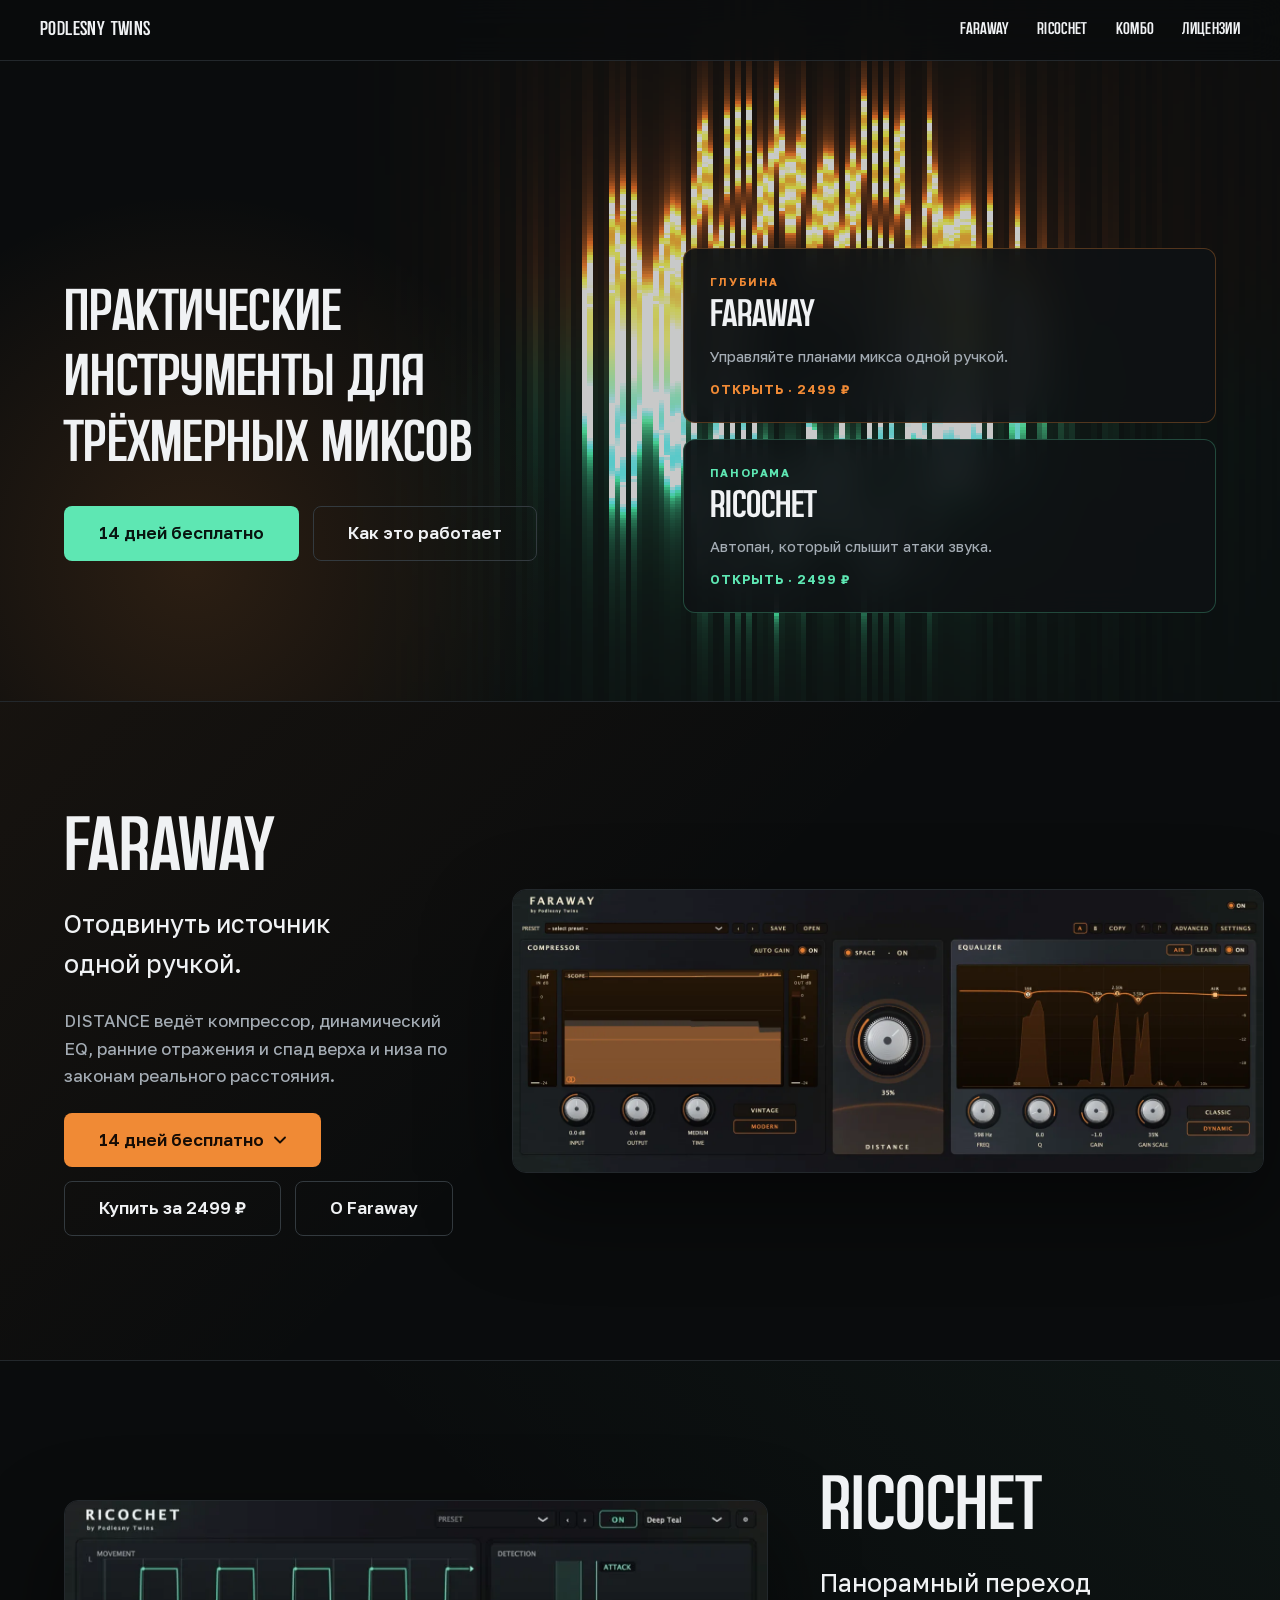
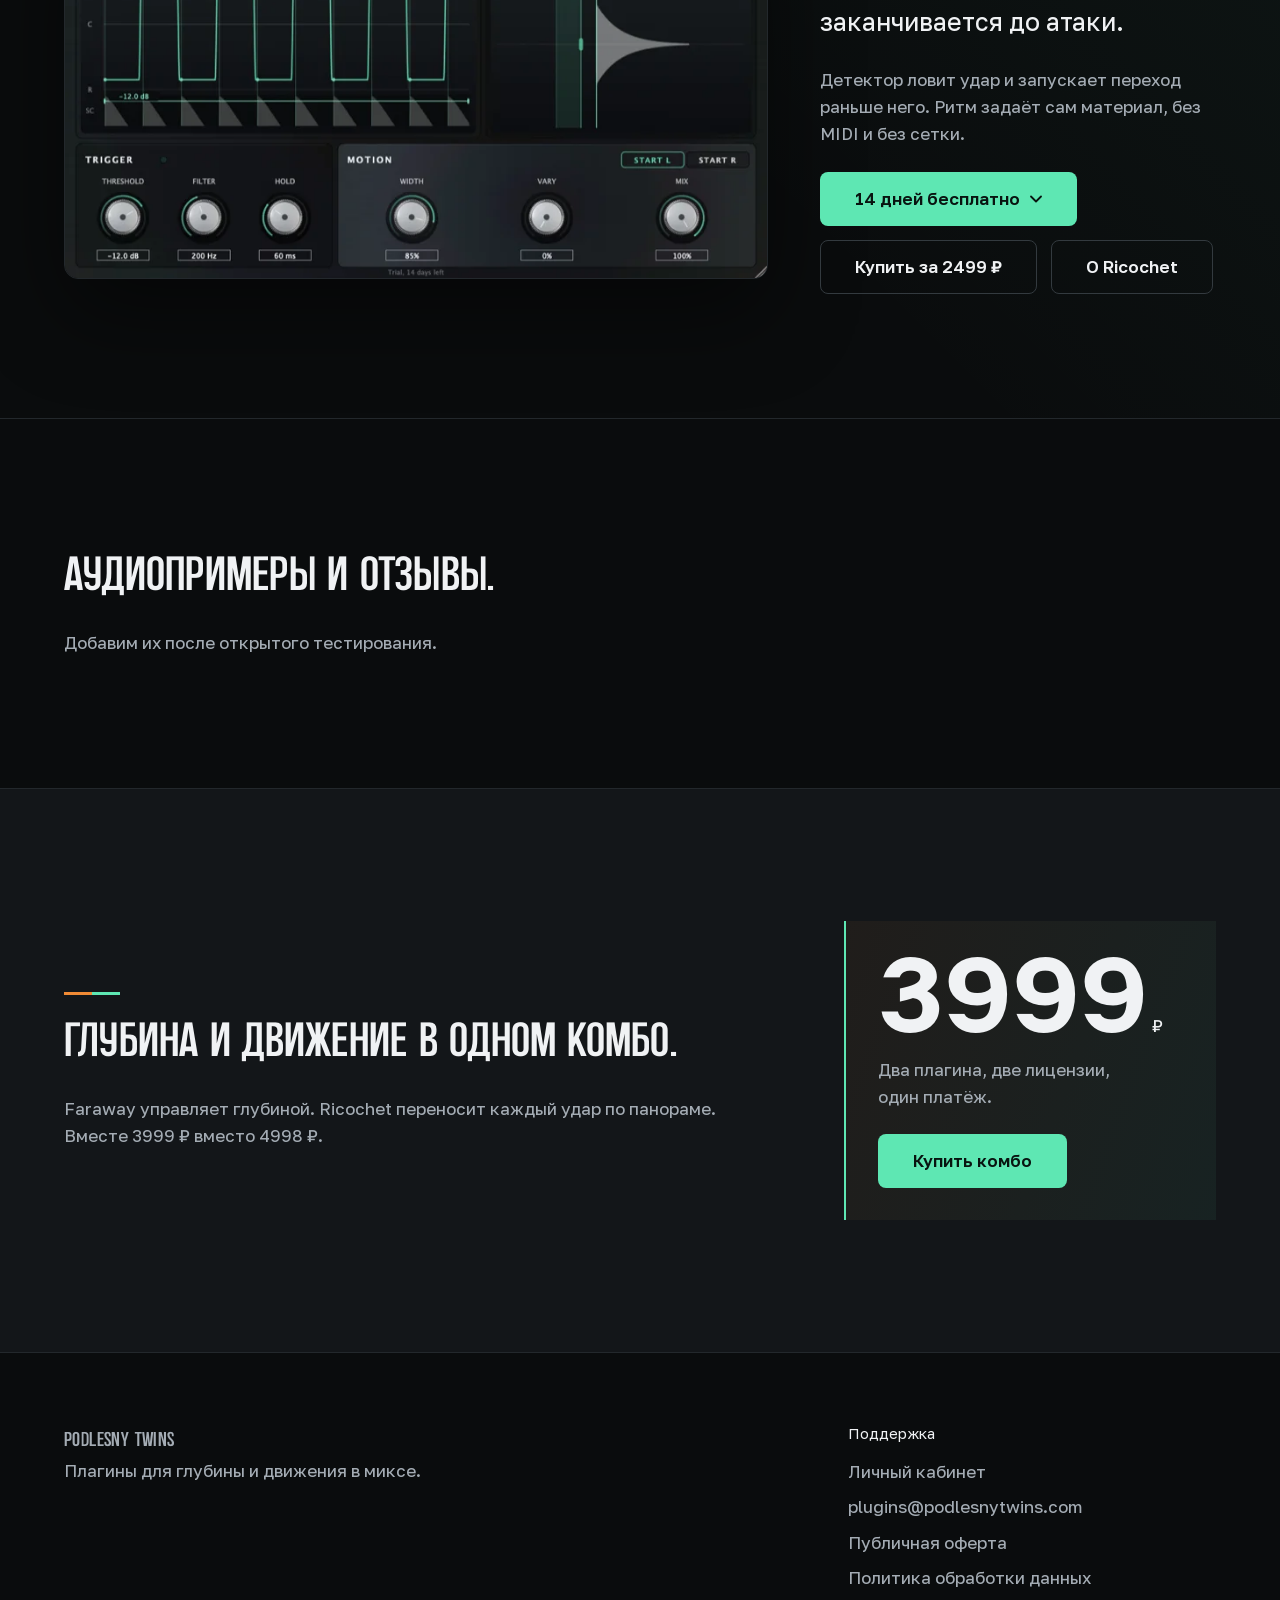
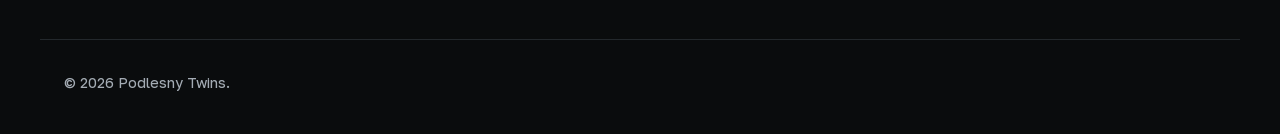
<file: index.html>
<!DOCTYPE html>
<html lang="ru">
<head>
  <meta charset="UTF-8">
  <meta name="viewport" content="width=device-width, initial-scale=1, viewport-fit=cover">
  <title>Faraway и Ricochet — плагины Podlesny Twins</title>
  <meta name="description" content="Faraway строит планы по глубине, Ricochet — движение перкуссии в стерео. Два авторских аудиоплагина Podlesny Twins.">
  <link rel="canonical" href="https://plugins.podlesnytwins.com/">
  <link rel="icon" href="/ricochet/assets/favicon.svg" type="image/svg+xml">
  <link rel="stylesheet" href="/ricochet/styles.css">
  <link rel="stylesheet" href="/styles.css">
</head>
<body>
  <!--
    THESIS: Два разных пространственных решения, собранные как одна продуктовая линейка.
    OWN-WORLD: Тёмная аппаратная стойка; зелёный Ricochet и янтарный Faraway — функциональные сигналы, не декор.
    STORY: Обещание → выбор инструмента → совместная работа → выгода комбо → покупка.
    FIRST VIEWPORT: Название линейки, два результата и сразу два реальных интерфейса.
    FORM: Полноэкранная студийная витрина с крупными изображениями плагинов и спокойной типографикой.
    FINISH: unreviewed and undocumented is unfinished; this build ends with the finish review, the verdict, and DESIGN.md
  -->
  <header class="site-header"><div class="container header-inner">
    <a href="/" class="logo">Podlesny&nbsp;Twins</a>
    <nav class="nav" aria-label="Основная навигация"><a href="/faraway/">Faraway</a><a href="/ricochet/">Ricochet</a><a href="#combo">Комбо</a><a href="/account/">Лицензии</a></nav>
    <!-- Ниже 860px это единственное действие в шапке: без него на телефоне
         там оставался один логотип. Ведёт не «на полку» — якорь доезжает до
         панелей и сразу раскрывает первое меню демо (см. data-open-demo). -->
    <a class="btn btn-primary btn-small header-buy header-buy--mobile" href="#plugins" data-open-demo>14 дней</a>
  </div></header>

  <main>
    <section class="home-hero">
      <canvas class="hero-shader" data-hero-shader aria-hidden="true"></canvas>
      <div class="container hero-grid">
      <div class="hero-copy">
        <h1>Практические инструменты для трёхмерных миксов</h1>
        <div class="hero-actions"><a class="btn btn-primary btn-large" href="#plugins">14 дней бесплатно</a><a class="btn btn-secondary btn-large" href="#plugins">Как это работает</a></div>
      </div>
      <div class="hero-cards">
        <a class="hero-card hero-card--faraway" href="/faraway/">
          <span class="hero-card-role">Глубина</span>
          <span class="hero-card-name">Faraway</span>
          <p class="hero-card-promise">Управляйте планами микса одной ручкой.</p>
          <span class="hero-card-more">Открыть · 2499 ₽</span>
        </a>
        <a class="hero-card hero-card--ricochet" href="/ricochet/">
          <span class="hero-card-role">Панорама</span>
          <span class="hero-card-name">Ricochet</span>
          <p class="hero-card-promise">Автопан, который слышит атаки звука.</p>
          <span class="hero-card-more">Открыть · 2499 ₽</span>
        </a>
      </div>
    </div></section>

    <section class="product-showcase" id="plugins">
      <article class="product-panel product-panel--faraway"><div class="container product-panel-grid">
        <div class="product-panel-copy"><h2>Faraway</h2><p class="product-promise">Отодвинуть источник одной ручкой.</p><p>DISTANCE ведёт компрессор, динамический EQ, ранние отражения и спад верха и низа по законам реального расстояния.</p><div class="hero-actions"><details class="demo"><summary class="btn btn-amber btn-large">14 дней бесплатно<svg class="demo-caret" width="12" height="8" viewBox="0 0 12 8" fill="none" aria-hidden="true"><path d="M1 1.5 6 6.5l5-5" stroke="currentColor" stroke-width="1.8" stroke-linecap="round" stroke-linejoin="round"/></svg></summary><div class="demo-menu"><a class="demo-option" href="https://api.podlesnytwins.com/files/Faraway-Installer-v1.0.93.pkg"><span class="demo-option-name">macOS</span><span class="demo-option-note">Intel и Apple Silicon · VST3, AU, Standalone</span></a><a class="demo-option" href="https://api.podlesnytwins.com/files/Faraway-Setup-v1.0.93.exe"><span class="demo-option-name">Windows</span><span class="demo-option-note">64-bit · VST3</span></a></div></details><button class="btn btn-secondary btn-large" data-checkout="faraway">Купить за 2499 ₽</button><a class="btn btn-secondary btn-large" href="/faraway/">О Faraway</a></div></div>
        <figure class="showcase-shot showcase-shot--wide"><picture><source type="image/webp" srcset="/faraway/assets/faraway-ui-800.webp 800w, /faraway/assets/faraway-ui-1600.webp 1600w, /faraway/assets/faraway-ui.webp 3120w" sizes="(max-width: 859px) 100vw, (max-width: 1199px) 60vw, 900px"><img src="/faraway/assets/faraway-ui.png" alt="Интерфейс Faraway с секциями Compressor, Distance и Equalizer" width="3120" height="1172" loading="lazy" decoding="async"></picture></figure>
      </div></article>
      <article class="product-panel product-panel--ricochet"><div class="container product-panel-grid product-panel-grid--reverse">
        <figure class="showcase-shot"><picture><source type="image/webp" srcset="/ricochet/assets/ricochet-ui-800.webp 800w, /ricochet/assets/ricochet-ui.webp 1040w" sizes="(max-width: 859px) 100vw, 640px"><img src="/ricochet/assets/ricochet-ui.png?v=169" alt="Интерфейс Ricochet с дисплеями Movement и Detection" width="1040" height="560" loading="lazy" decoding="async"></picture></figure>
        <div class="product-panel-copy"><h2>Ricochet</h2><p class="product-promise">Панорамный переход заканчивается до атаки.</p><p>Детектор ловит удар и запускает переход раньше него. Ритм задаёт сам материал, без MIDI и без сетки.</p><div class="hero-actions"><details class="demo"><summary class="btn btn-primary btn-large">14 дней бесплатно<svg class="demo-caret" width="12" height="8" viewBox="0 0 12 8" fill="none" aria-hidden="true"><path d="M1 1.5 6 6.5l5-5" stroke="currentColor" stroke-width="1.8" stroke-linecap="round" stroke-linejoin="round"/></svg></summary><div class="demo-menu"><a class="demo-option" href="https://api.podlesnytwins.com/files/Ricochet-Installer-v1.6.15.pkg"><span class="demo-option-name">macOS</span><span class="demo-option-note">Intel и Apple Silicon · VST3, AU, Standalone</span></a><a class="demo-option" href="https://api.podlesnytwins.com/files/Ricochet-Setup-v1.6.15.exe"><span class="demo-option-name">Windows</span><span class="demo-option-note">64-bit · VST3</span></a></div></details><button class="btn btn-secondary btn-large" data-checkout="ricochet">Купить за 2499 ₽</button><a class="btn btn-secondary btn-large" href="/ricochet/">О Ricochet</a></div></div>
      </div></article>
    </section>

    <section class="section proof-placeholder" aria-labelledby="proof-title">
      <div class="container">
        <h2 id="proof-title">Аудиопримеры и отзывы.</h2>
        <p>Добавим их после открытого тестирования.</p>
      </div>
    </section>

    <section class="section combo" id="combo"><div class="container combo-grid">
      <div><h2>Глубина и движение в одном комбо.</h2><p>Faraway управляет глубиной. Ricochet переносит каждый удар по панораме. Вместе 3999 ₽ вместо 4998 ₽.</p></div>
      <div class="combo-buy"><p class="combo-price"><span>3999</span> ₽</p><p>Два плагина, две лицензии, один платёж.</p><button class="btn btn-primary btn-large" data-checkout="combo">Купить комбо</button></div>
    </div></section>
  </main>

  <div class="buybar" hidden><span class="buybar-price">Faraway + Ricochet · 3999 ₽</span><button class="btn btn-primary btn-small" data-checkout="combo">Купить</button></div>

  <footer class="site-footer"><div class="container footer-inner"><div class="footer-col"><a href="/" class="logo">Podlesny&nbsp;Twins</a><p>Плагины для глубины и движения в миксе.</p></div><div class="footer-col"><h4>Поддержка</h4><ul><li><a href="/account/">Личный кабинет</a></li><li><a href="mailto:plugins@podlesnytwins.com">plugins@podlesnytwins.com</a></li><li><a href="/legal/offer/">Публичная оферта</a></li><li><a href="/legal/privacy/">Политика обработки данных</a></li></ul></div></div><div class="container copyright"><p>&copy; 2026 Podlesny Twins.</p></div></footer>

  <dialog id="checkout" class="checkout" aria-labelledby="checkout-title"><button class="checkout-close" type="button" data-checkout-close aria-label="Закрыть">&times;</button><h2 id="checkout-title">Faraway + Ricochet — 3999 ₽</h2><p class="checkout-lead">Лицензии и ссылки на установщики придут после оплаты.</p><form id="checkout-form" novalidate><input type="hidden" name="product" value="combo"><label class="field"><span class="field-label">Имя и фамилия</span><input type="text" name="name" autocomplete="name" required maxlength="100" placeholder="Иван Петров"><span class="field-hint">Имя будет указано в лицензии.</span></label><label class="field"><span class="field-label">E-mail</span><input type="email" name="email" autocomplete="email" required inputmode="email" placeholder="you@studio.com"></label><label class="check"><input type="checkbox" name="consent" required><span>Принимаю <a href="/legal/offer/" target="_blank" rel="noopener">публичную оферту</a>.</span></label><p class="checkout-fine">Имя и e-mail нужны для оформления заказа и выдачи лицензии. Подробнее — в <a href="/legal/privacy/" target="_blank" rel="noopener">политике обработки данных</a>.</p><p class="checkout-error" role="alert" hidden></p><button class="btn btn-primary btn-large checkout-submit" type="submit">Перейти к оплате</button><p class="checkout-fine">Оплата картой или через СБП на стороне Точка Банка.</p></form></dialog>
  <script src="/script.js"></script>
  <script src="/hero-shader.js" defer></script>
</body>
</html>
</file>
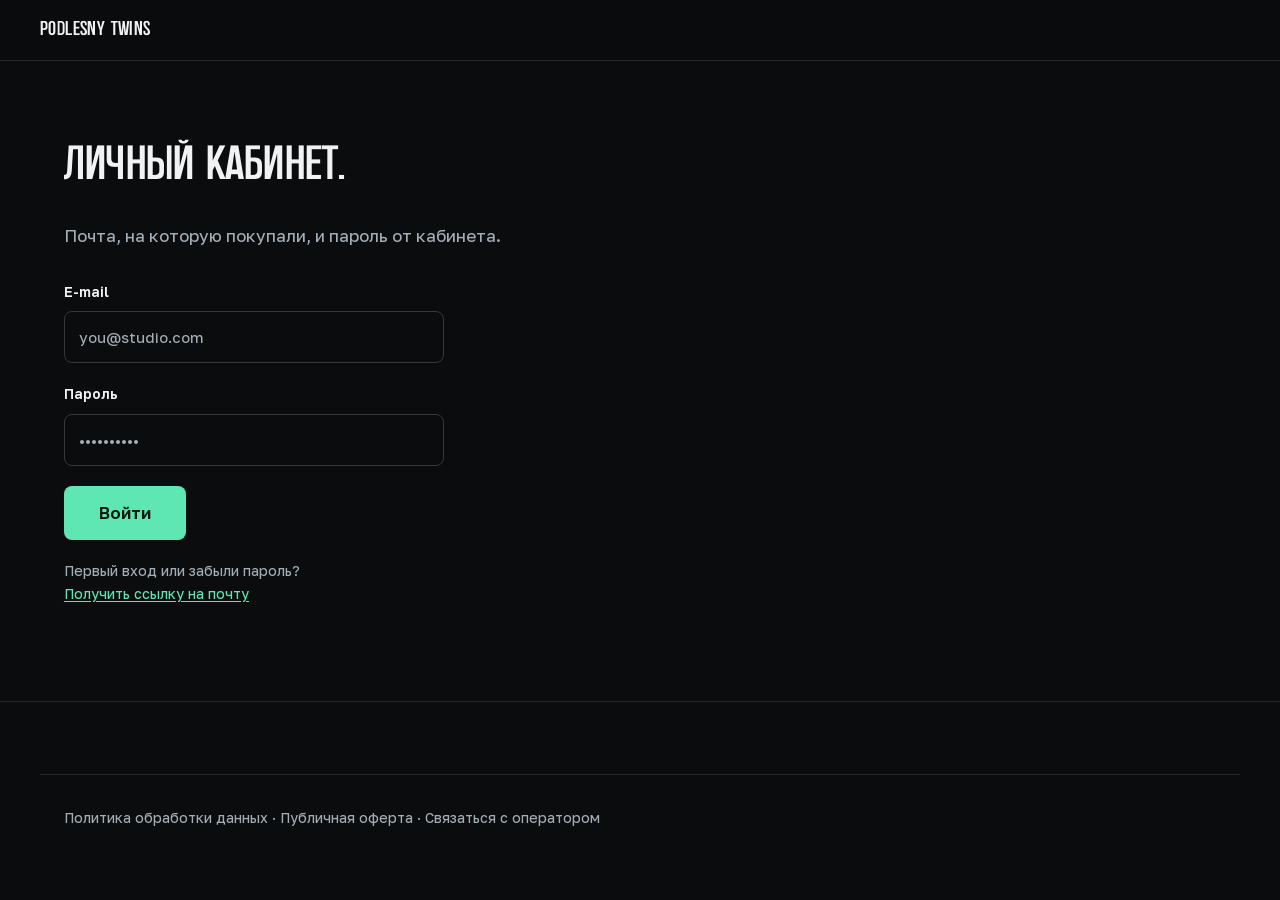
<file: account/index.html>
<!DOCTYPE html>
<html lang="ru">
<head>
  <meta charset="UTF-8">
  <meta name="viewport" content="width=device-width, initial-scale=1, viewport-fit=cover">
  <title>Личный кабинет — Podlesny Twins</title>
  <meta name="robots" content="noindex">
  <link rel="icon" href="/ricochet/assets/favicon.svg" type="image/svg+xml">
  <link rel="stylesheet" href="/ricochet/styles.css">
  <link rel="stylesheet" href="/styles.css">
</head>
<body>

  <header class="site-header">
    <div class="container header-inner">
      <a href="/" class="logo">Podlesny&nbsp;Twins</a>
      <button class="btn btn-secondary btn-small account-logout" type="button" hidden>Выйти</button>
    </div>
  </header>

  <main class="account">
    <div class="container">

      <!-- 1. вход по паролю -->
      <section class="account-pane" id="pane-login">
        <h1>Личный кабинет.</h1>
        <p>Почта, на которую покупали, и пароль от кабинета.</p>
        <form id="login-form" novalidate>
          <label class="field">
            <span class="field-label">E-mail</span>
            <input type="email" name="email" autocomplete="email" required inputmode="email" placeholder="you@studio.com">
          </label>
          <label class="field">
            <span class="field-label">Пароль</span>
            <input type="password" name="password" autocomplete="current-password" required placeholder="••••••••••">
          </label>
          <p class="checkout-error" role="alert" hidden></p>
          <button class="btn btn-primary btn-large" type="submit">Войти</button>
          <p class="account-alt">
            Первый вход или забыли пароль?
            <button type="button" class="linklike" id="want-link">Получить ссылку на почту</button>
          </p>
        </form>
      </section>

      <!-- 1б. вход по ссылке -->
      <section class="account-pane" id="pane-maglink" hidden>
        <h1>Вход по ссылке.</h1>
        <p>Пришлём одноразовую ссылку на почту, которой вы оплачивали. По ней войдёте и сможете задать пароль.</p>
        <form id="maglink-form" novalidate>
          <label class="field">
            <span class="field-label">E-mail</span>
            <input type="email" name="email" autocomplete="email" required inputmode="email" placeholder="you@studio.com">
          </label>
          <p class="checkout-error" role="alert" hidden></p>
          <button class="btn btn-primary btn-large" type="submit">Прислать ссылку</button>
          <p class="account-alt">
            <button type="button" class="linklike" id="want-password">← Войти по паролю</button>
          </p>
        </form>
      </section>

      <!-- 2. письмо отправлено -->
      <section class="account-pane" id="pane-sent" hidden>
        <h1>Проверьте почту.</h1>
        <p>Если на этот адрес есть покупка — письмо со ссылкой уже там. Ссылка одноразовая и живёт 15 минут.</p>
        <p class="muted-note">Письма нет? Посмотрите в «Спам». Если покупали на другой адрес — попробуйте его. Не вышло — напишите на <a href="mailto:plugins@podlesnytwins.com">plugins@podlesnytwins.com</a>.</p>
      </section>

      <!-- 3. кабинет -->
      <section class="account-pane" id="pane-account" hidden>
        <h1>Ваши лицензии.</h1>
        <p class="account-email"></p>
        <div id="purchases"></div>

        <section class="account-password">
          <h2 id="password-title">Пароль.</h2>
          <p id="password-lead">Задайте пароль, чтобы входить без письма.</p>
          <form id="password-form" novalidate>
            <label class="field">
              <span class="field-label">Новый пароль</span>
              <input type="password" name="password" autocomplete="new-password" required placeholder="не короче 10 символов">
              <span class="field-hint">Длина важнее спецсимволов: три несвязанных слова надёжнее, чем «Pa$$w0rd».</span>
            </label>
            <p class="checkout-error" role="alert" hidden></p>
            <p class="account-ok" hidden></p>
            <button class="btn btn-secondary" type="submit">Сохранить пароль</button>
          </form>
        </section>

        <section class="account-data">
          <h2>Ваши данные.</h2>
          <p>Мы храним почту, имя из лицензии, сведения о заказе, идентификаторы устройств и данные для входа в кабинет.</p>
          <div class="status-actions">
            <button class="btn btn-secondary" type="button" id="export-btn">Скачать мои данные</button>
            <button class="btn btn-secondary btn-danger" type="button" id="erase-btn">Удалить аккаунт</button>
          </div>
          <p class="account-erase-note" hidden></p>
        </section>
      </section>

      <!-- 4. ошибка входа по ссылке -->
      <section class="account-pane" id="pane-expired" hidden>
        <h1>Ссылка не сработала.</h1>
        <p>Она одноразовая и действует 15 минут — скорее всего, просто истекла или уже была использована.</p>
        <div class="status-actions">
          <button class="btn btn-primary" type="button" id="retry-btn">Запросить новую</button>
        </div>
      </section>

    </div>
  </main>

  <footer class="site-footer"><div class="container copyright"><p><a href="/legal/privacy/">Политика обработки данных</a> · <a href="/legal/offer/">Публичная оферта</a> · <a href="mailto:plugins@podlesnytwins.com">Связаться с оператором</a></p></div></footer>

  <script src="account.js"></script>
</body>
</html>
</file>
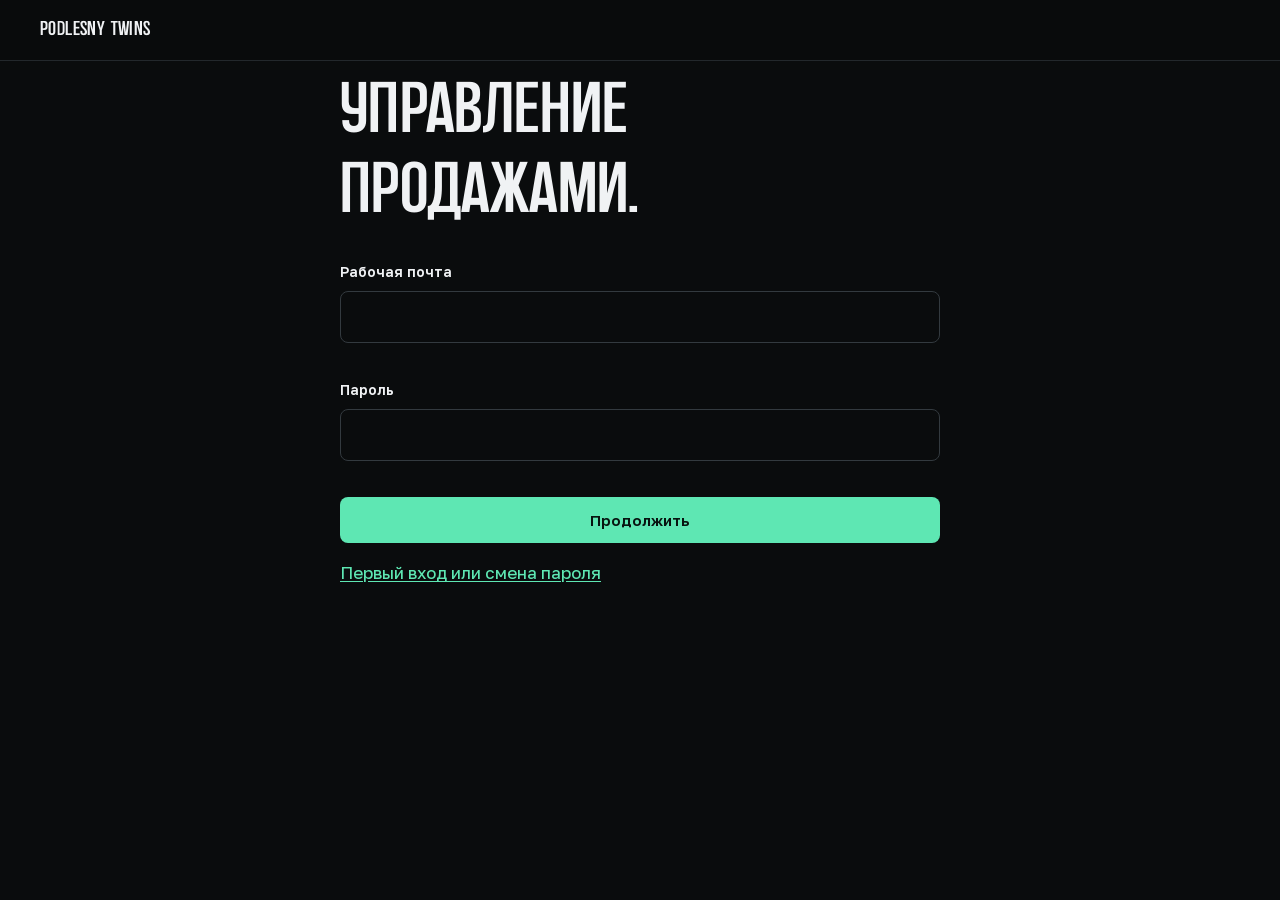
<file: admin/index.html>
<!doctype html>
<html lang="ru">
<head>
  <meta charset="utf-8">
  <meta name="viewport" content="width=device-width,initial-scale=1">
  <meta name="robots" content="noindex,nofollow,noarchive">
  <title>Управление — Podlesny Twins</title>
  <link rel="stylesheet" href="/ricochet/styles.css">
  <link rel="stylesheet" href="/styles.css">
  <link rel="stylesheet" href="admin.css">
</head>
<body>
  <header class="site-header"><div class="container header-inner">
    <a class="logo" href="/">Podlesny&nbsp;Twins</a>
    <button id="logout" class="btn btn-secondary btn-small" hidden>Выйти</button>
  </div></header>
  <main class="admin container">
    <section id="auth" class="account-pane">
      <h1>Управление продажами.</h1>
      <form id="login"><label class="field"><span class="field-label">Рабочая почта</span>
        <input name="email" type="email" autocomplete="username" required></label>
        <label class="field"><span class="field-label">Пароль</span>
        <input name="password" type="password" autocomplete="current-password" required></label>
        <p class="checkout-error" role="alert" hidden></p>
        <button class="btn btn-primary" type="submit">Продолжить</button>
        <button class="linklike" id="setup-open" type="button">Первый вход или смена пароля</button>
      </form>
      <form id="code" hidden><p>Код отправлен на <b class="target-email"></b>.</p>
        <label class="field"><span class="field-label">Код из письма</span>
        <input name="code" inputmode="numeric" autocomplete="one-time-code" pattern="[0-9]{6}" maxlength="6" required></label>
        <p class="checkout-error" role="alert" hidden></p>
        <button class="btn btn-primary" type="submit">Войти</button></form>
      <form id="setup" hidden><p>Получите одноразовый код, затем задайте новый пароль.</p>
        <label class="field"><span class="field-label">Рабочая почта</span><input name="email" type="email" required></label>
        <button id="send-setup" class="btn btn-secondary" type="button">Получить код</button>
        <label class="field"><span class="field-label">Код</span><input name="code" inputmode="numeric" maxlength="6" required></label>
        <label class="field"><span class="field-label">Новый пароль</span><input name="password" type="password" minlength="12" autocomplete="new-password" required><span class="field-hint">Не короче 12 символов.</span></label>
        <p class="checkout-error" role="alert" hidden></p>
        <button class="btn btn-primary" type="submit">Сохранить пароль</button>
        <button class="linklike" id="login-open" type="button">Вернуться ко входу</button>
      </form>
    </section>

    <section id="crm" hidden>
      <div class="admin-title"><div><h1>Заказы и устройства.</h1><p id="admin-email"></p></div>
        <a id="csv" class="btn btn-secondary" href="#">Скачать CSV</a></div>
      <div id="metrics" class="metrics"></div>
      <form id="search" class="search"><input name="q" type="search" placeholder="Заказ, имя, почта, продукт или статус"><button class="btn btn-secondary">Найти</button></form>
      <p id="crm-message" class="muted-note" role="status" aria-live="polite"></p>
      <div class="table-wrap"><table><thead><tr><th>Дата</th><th>Покупатель</th><th>Продукт</th><th>Статус</th><th>Сумма</th><th>Устройства</th><th></th></tr></thead><tbody id="orders"></tbody></table></div>
    </section>
  </main>
  <script src="admin.js"></script>
</body></html>
</file>
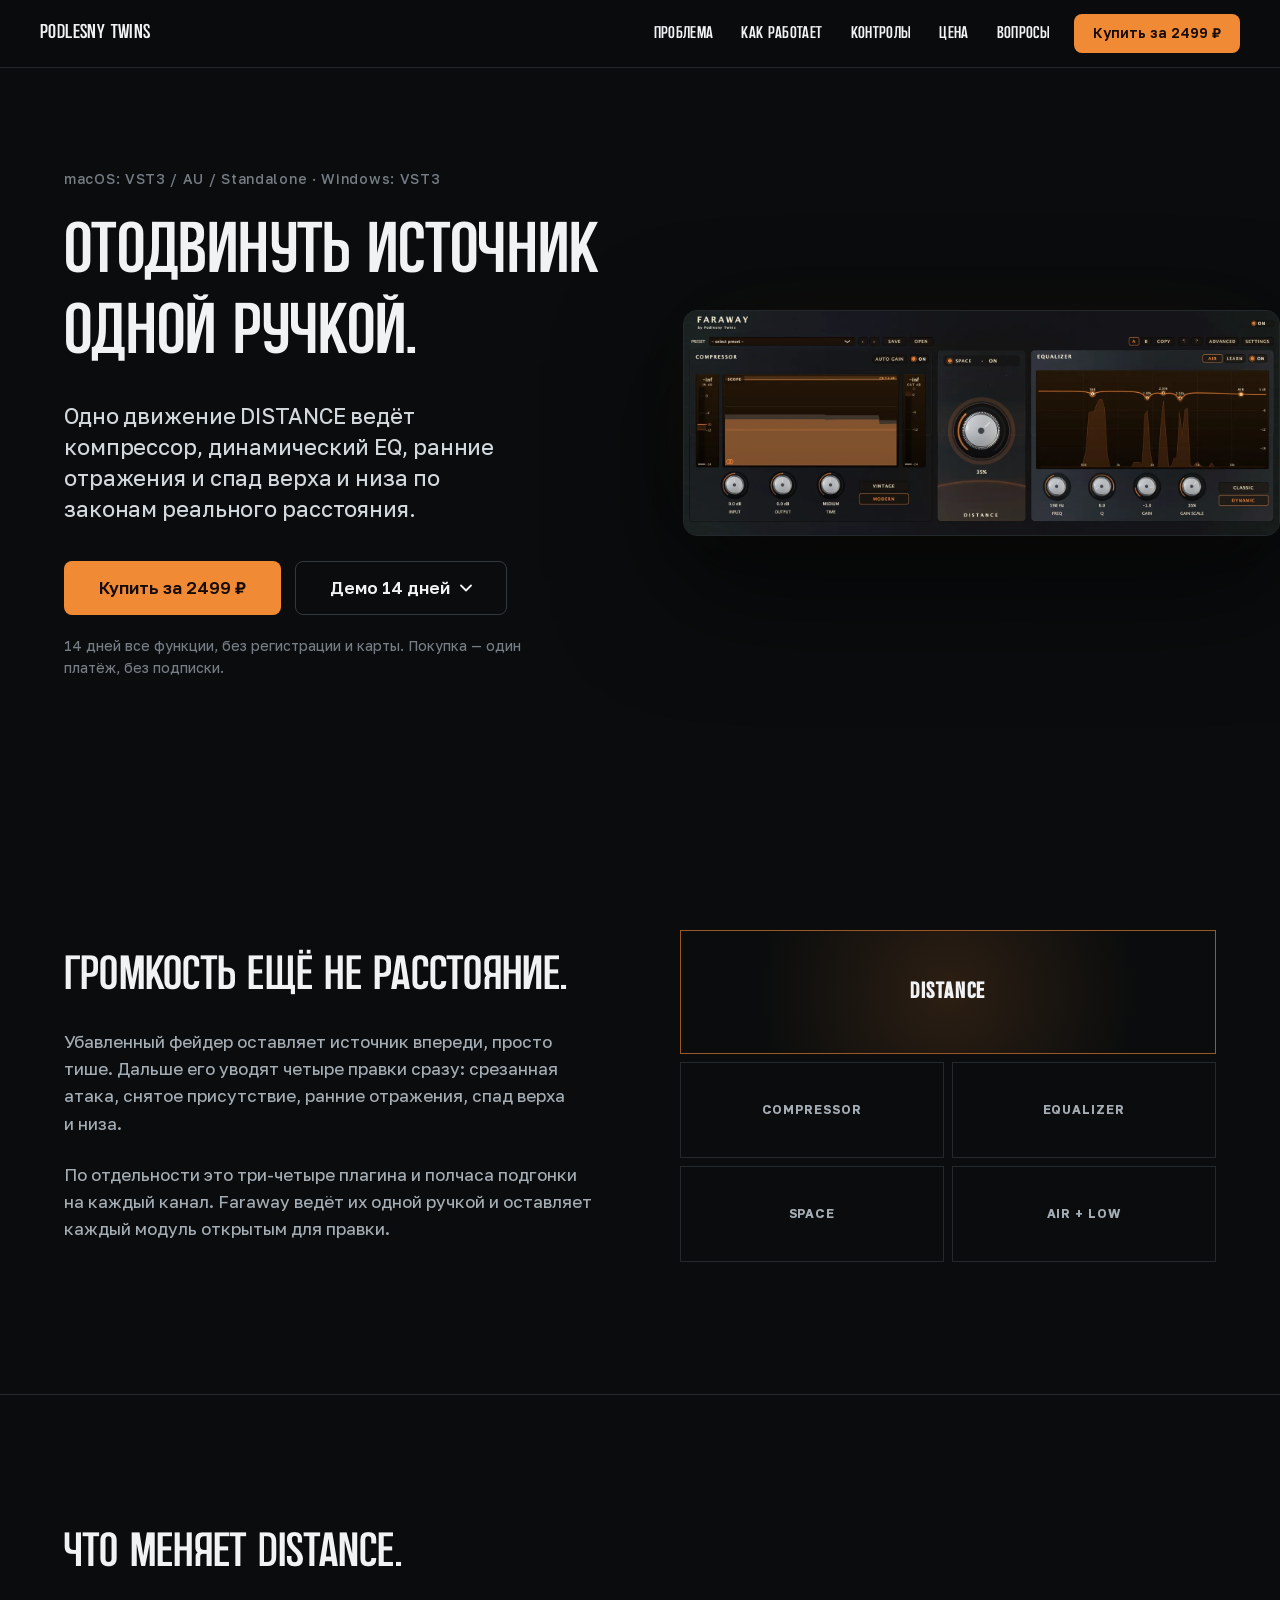
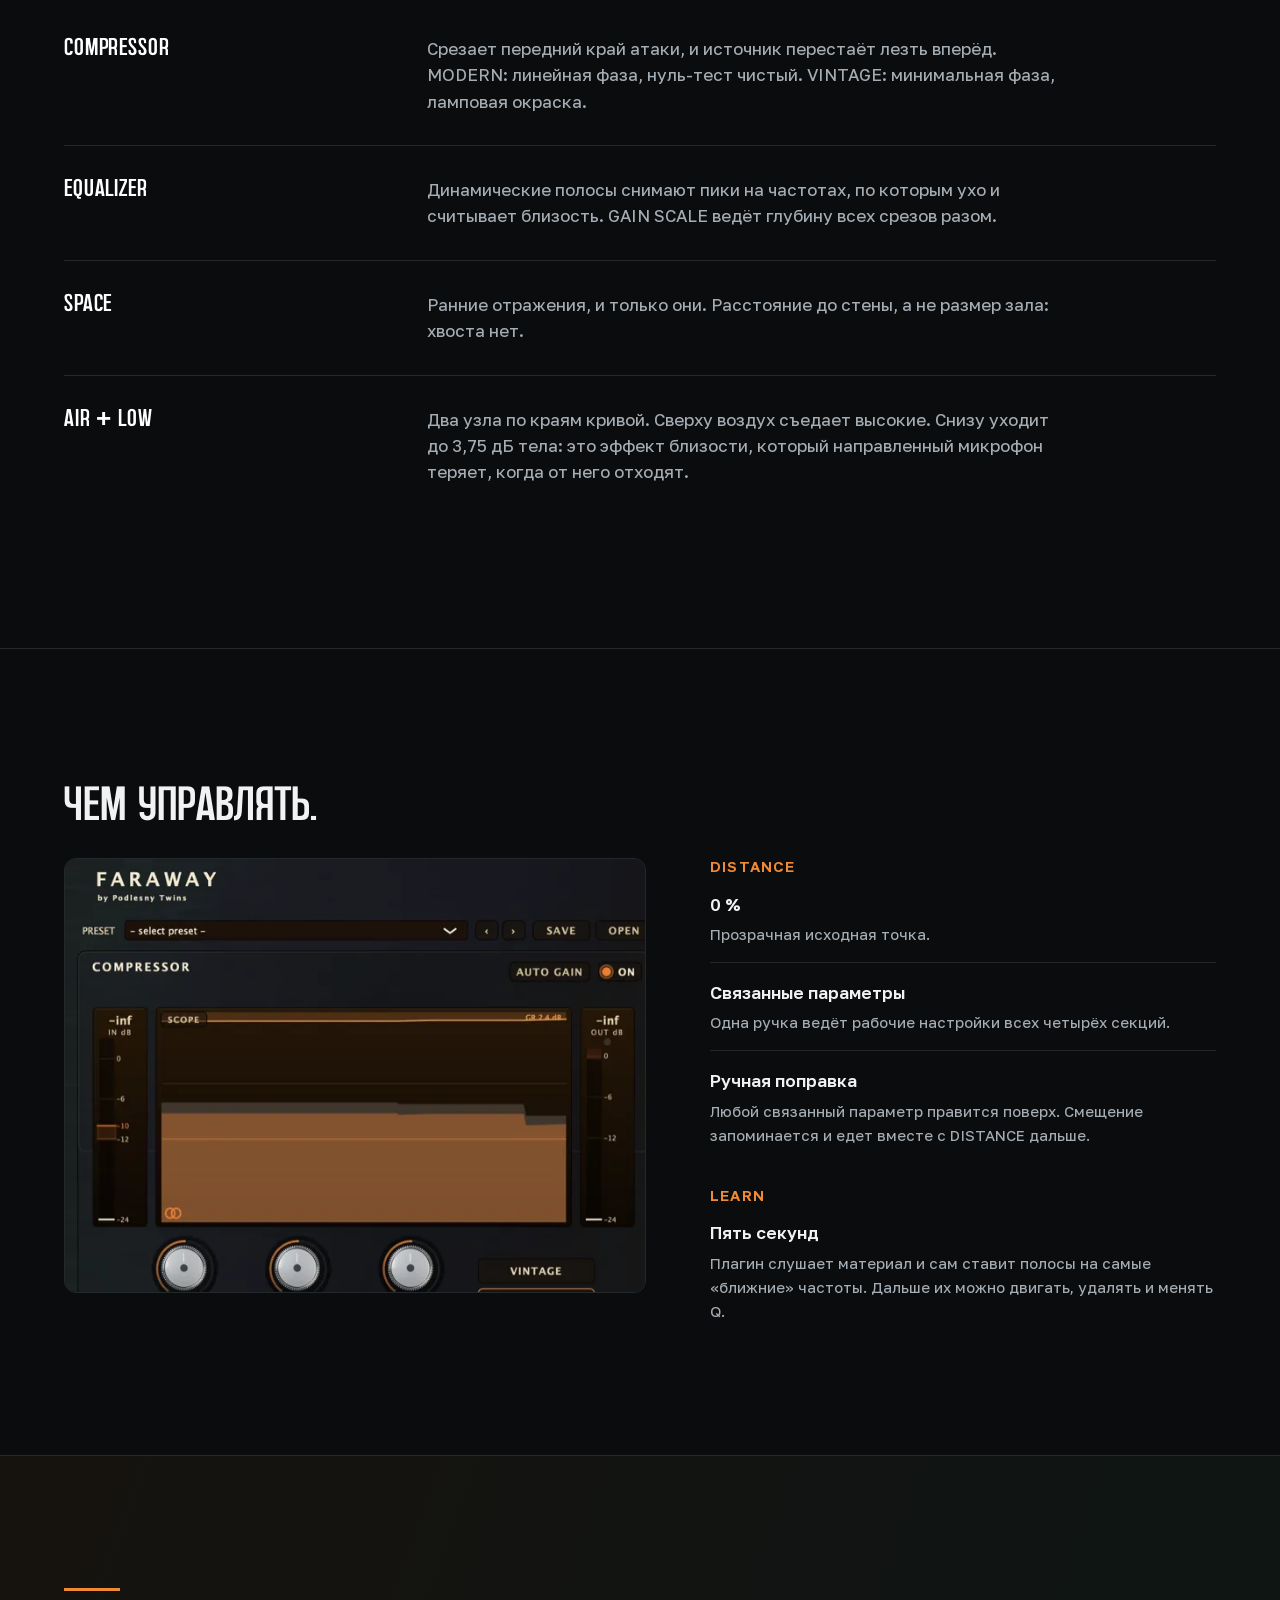
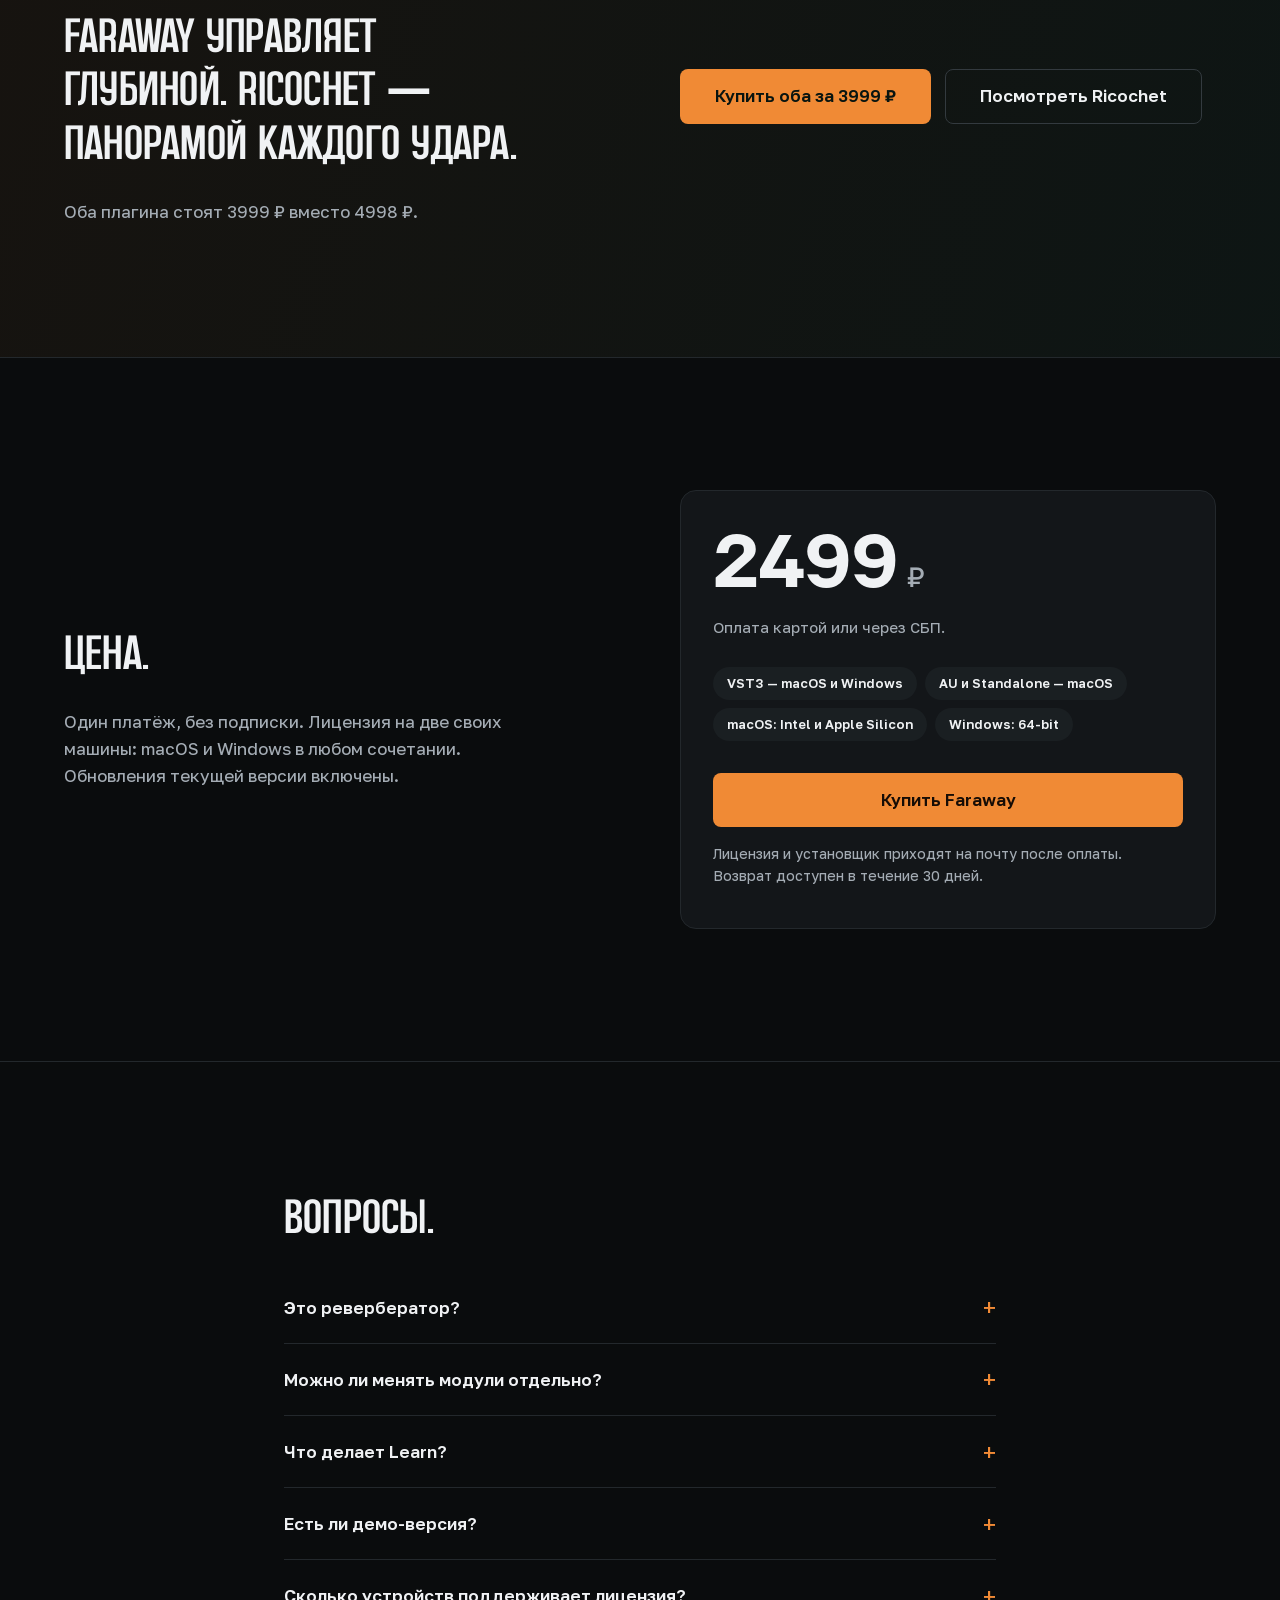
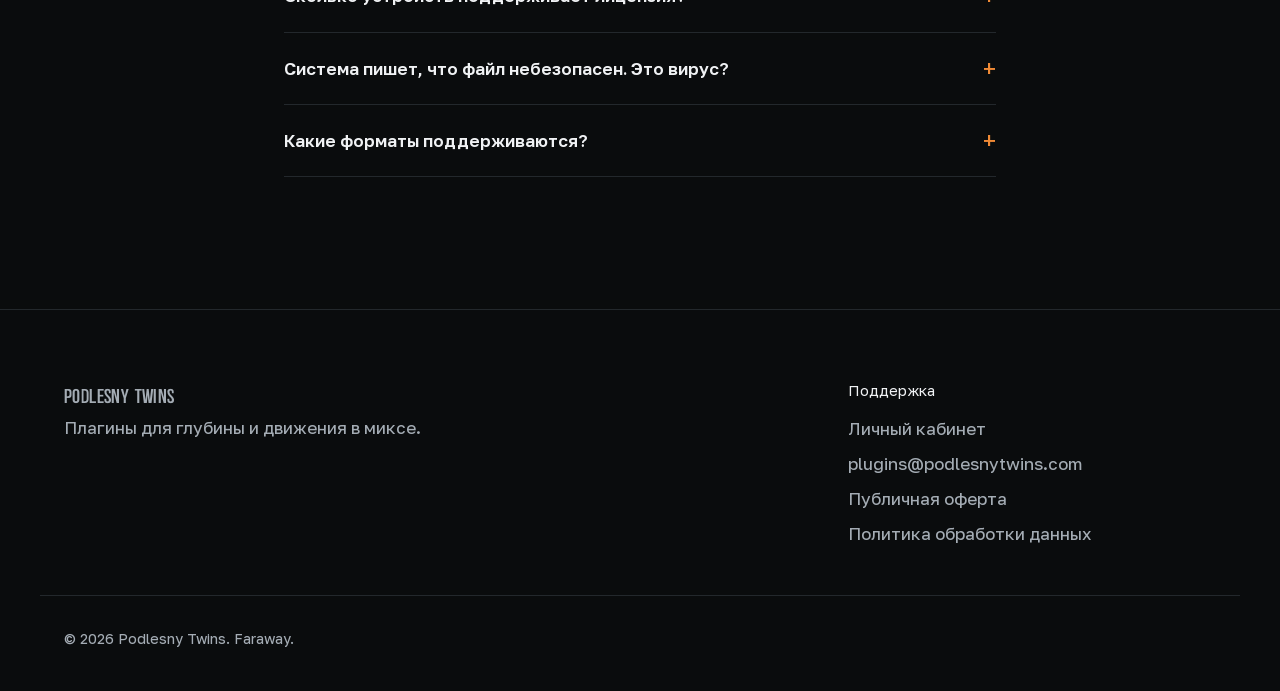
<file: faraway/index.html>
<!DOCTYPE html>
<html lang="ru">
<head>
  <meta charset="UTF-8"><meta name="viewport" content="width=device-width, initial-scale=1, viewport-fit=cover">
  <title>Faraway — distance processor от Podlesny Twins</title>
  <meta name="description" content="Faraway отодвигает источник в глубину одной ручкой: компрессор, динамический EQ, ранние отражения и спад верха и низа — по законам реального расстояния.">
  <link rel="canonical" href="https://plugins.podlesnytwins.com/faraway/">
  <link rel="icon" href="/ricochet/assets/favicon.svg" type="image/svg+xml">
  <link rel="stylesheet" href="/ricochet/styles.css"><link rel="stylesheet" href="/styles.css">
</head>
<body class="faraway-page">
  <!--
    THESIS: Faraway превращает технически сложную постановку источника в глубину в одно музыкальное движение.
    OWN-WORLD: Тёмная аппаратная панель и янтарный сигнал наследуют реальный интерфейс Faraway.
    STORY: Результат → интерфейс → четыре связанные системы → рабочие сценарии → цена → вопросы.
    FIRST VIEWPORT: Обещание одной ручки рядом с настоящим интерфейсом, без декоративного шума.
    FORM: Продуктовая страница в общей системе Podlesny Twins с янтарным характером Faraway.
    FINISH: unreviewed and undocumented is unfinished; this build ends with the finish review, the verdict, and DESIGN.md
  -->
  <header class="site-header"><div class="container header-inner"><a href="/" class="logo">Podlesny&nbsp;Twins</a><nav class="nav" aria-label="Основная навигация"><a href="#problem">Проблема</a><a href="#system">Как работает</a><a href="#controls">Контролы</a><a href="#pricing">Цена</a><a href="#faq">Вопросы</a></nav><button class="btn btn-amber btn-small header-buy" data-checkout="faraway">Купить за 2499 ₽</button></div></header>
  <main>
    <section class="hero"><div class="container hero-grid"><div class="hero-copy"><p class="hero-meta">macOS: VST3 / AU / Standalone · Windows: VST3</p><h1>Отодвинуть источник одной ручкой.</h1><p class="hero-sub">Одно движение DISTANCE ведёт компрессор, динамический EQ, ранние отражения и спад верха и низа по законам реального расстояния.</p><div class="hero-actions"><button class="btn btn-amber btn-large" data-checkout="faraway">Купить за 2499 ₽</button><details class="demo"><summary class="btn btn-secondary btn-large">Демо 14 дней<svg class="demo-caret" width="12" height="8" viewBox="0 0 12 8" fill="none" aria-hidden="true"><path d="M1 1.5 6 6.5l5-5" stroke="currentColor" stroke-width="1.8" stroke-linecap="round" stroke-linejoin="round"/></svg></summary><div class="demo-menu"><a class="demo-option" href="https://api.podlesnytwins.com/files/Faraway-Installer-v1.0.93.pkg"><span class="demo-option-name">macOS</span><span class="demo-option-note">Intel и Apple Silicon · VST3, AU, Standalone</span></a><a class="demo-option" href="https://api.podlesnytwins.com/files/Faraway-Setup-v1.0.93.exe"><span class="demo-option-name">Windows</span><span class="demo-option-note">64-bit · VST3</span></a></div></details></div><p class="hero-fine">14 дней все функции, без регистрации и карты. Покупка — один платёж, без подписки.</p></div><figure class="hero-shot faraway-shot"><picture><source type="image/webp" srcset="/faraway/assets/faraway-ui-800.webp 800w, /faraway/assets/faraway-ui-1600.webp 1600w, /faraway/assets/faraway-ui.webp 3120w" sizes="(max-width: 859px) 100vw, (max-width: 999px) 90vw, 900px"><img src="assets/faraway-ui.png" alt="Интерфейс Faraway: Compressor, Distance и Equalizer" width="3120" height="1172" fetchpriority="high"></picture></figure></div></section>

    <section class="section depth-problem" id="problem"><div class="container split"><div class="text"><h2>Громкость ещё не расстояние.</h2><p>Убавленный фейдер оставляет источник впереди, просто тише. Дальше его уводят четыре правки сразу: срезанная атака, снятое присутствие, ранние отражения, спад верха и низа.</p><p>По отдельности это три-четыре плагина и полчаса подгонки на каждый канал. Faraway ведёт их одной ручкой и оставляет каждый модуль открытым для правки.</p></div><div class="depth-map" aria-label="Схема: Distance управляет четырьмя модулями"><span class="depth-core">DISTANCE</span><span>COMPRESSOR</span><span>EQUALIZER</span><span>SPACE</span><span>AIR + LOW</span></div></div></section>

    <section class="section" id="system"><div class="container"><h2>Что меняет DISTANCE.</h2><dl class="cases"><div class="case"><dt>Compressor</dt><dd>Срезает передний край атаки, и источник перестаёт лезть вперёд. MODERN: линейная фаза, нуль-тест чистый. VINTAGE: минимальная фаза, ламповая окраска.</dd></div><div class="case"><dt>Equalizer</dt><dd>Динамические полосы снимают пики на частотах, по которым ухо и считывает близость. GAIN SCALE ведёт глубину всех срезов разом.</dd></div><div class="case"><dt>Space</dt><dd>Ранние отражения, и только они. Расстояние до стены, а не размер зала: хвоста нет.</dd></div><div class="case"><dt>AIR + LOW</dt><dd>Два узла по краям кривой. Сверху воздух съедает высокие. Снизу уходит до 3,75 дБ тела: это эффект близости, который направленный микрофон теряет, когда от него отходят.</dd></div></dl></div></section>

    <section class="section" id="controls"><div class="container"><h2>Чем управлять.</h2><div class="control-grid"><figure class="control-shot faraway-control-shot"><picture><source type="image/webp" srcset="/faraway/assets/faraway-ui-800.webp 800w, /faraway/assets/faraway-ui-1600.webp 1600w, /faraway/assets/faraway-ui.webp 3120w" sizes="(max-width: 859px) 100vw, (max-width: 999px) 90vw, 900px"><img src="assets/faraway-ui.png" alt="Регулятор Distance и соседние секции Faraway" width="3120" height="1172" loading="lazy"></picture></figure><div class="control-list"><div class="control-group"><h3>Distance</h3><dl><div><dt>0 %</dt><dd>Прозрачная исходная точка.</dd></div><div><dt>Связанные параметры</dt><dd>Одна ручка ведёт рабочие настройки всех четырёх секций.</dd></div><div><dt>Ручная поправка</dt><dd>Любой связанный параметр правится поверх. Смещение запоминается и едет вместе с DISTANCE дальше.</dd></div></dl></div><div class="control-group"><h3>Learn</h3><dl><div><dt>Пять секунд</dt><dd>Плагин слушает материал и сам ставит полосы на самые «ближние» частоты. Дальше их можно двигать, удалять и менять Q.</dd></div></dl></div></div></div></div></section>

    <section class="section combo-band"><div class="container split"><div><h2>Faraway управляет глубиной. Ricochet — панорамой каждого удара.</h2><p>Оба плагина стоят 3999 ₽ вместо 4998 ₽.</p></div><div class="hero-actions"><button class="btn btn-primary btn-large" data-checkout="combo">Купить оба за 3999 ₽</button><a class="btn btn-secondary btn-large" href="/ricochet/">Посмотреть Ricochet</a></div></div></section>

    <section class="pricing section" id="pricing"><div class="container pricing-inner"><div class="price-head"><h2>Цена.</h2><p>Один платёж, без подписки. Лицензия на две своих машины: macOS и Windows в любом сочетании. Обновления текущей версии включены.</p></div><div class="price-card"><p class="price"><span class="price-current">2499</span><span class="price-cur">₽</span></p><p class="price-note">Оплата картой или через СБП.</p><ul class="formats"><li>VST3 — macOS и Windows</li><li>AU и Standalone — macOS</li><li>macOS: Intel и Apple Silicon</li><li>Windows: 64-bit</li></ul><button class="btn btn-amber btn-large" data-checkout="faraway">Купить Faraway</button><p class="price-guarantee">Лицензия и установщик приходят на почту после оплаты. Возврат доступен в течение 30 дней.</p></div></div></section>

    <section class="faq section" id="faq"><div class="container faq-inner"><h2>Вопросы.</h2><details><summary>Это ревербератор?</summary><p>Нет. Ранние отражения — только одна часть системы. Основную работу делают согласованные изменения динамики, спектра и пространства.</p></details><details><summary>Можно ли менять модули отдельно?</summary><p>Да. Каждый модуль включается отдельно, а связанные ручки можно подстроить поверх движения DISTANCE.</p></details><details><summary>Что делает Learn?</summary><p>За пять секунд анализирует материал и предлагает четыре рабочие полосы динамического эквалайзера. Их можно передвинуть, удалить или настроить вручную.</p></details><details><summary>Есть ли демо-версия?</summary><p>Демо и полная версия — один установщик. Первые 14 дней доступны все функции без регистрации и карты. После триала плагин пропускает звук без обработки, пока вы не установите лицензию.</p></details><details><summary>Сколько устройств поддерживает лицензия?</summary><p>Лицензия предназначена для двух ваших устройств. Управлять активациями и повторно скачать файлы можно в личном кабинете.</p></details><details><summary>Система пишет, что файл небезопасен. Это вирус?</summary><p>Нет. Установщики не подписаны: сертификат Apple и сертификат для Windows российскому разработчику сейчас не оформить. Предупреждение обе системы показывают одинаково для <em>любого</em> неподписанного файла. Проверка не смотрит на содержимое и о вирусах ничего не говорит, она сообщает ровно одно: не может назвать автора. Подпишем, как только появится законный способ.</p><p>На macOS: правый клик по установщику → «Открыть», затем «Открыть» в диалоге. Если пункт не появился — Системные настройки → Конфиденциальность и безопасность → «Всё равно открыть». На Windows: «Подробнее» → «Выполнить в любом случае». Сделать это нужно один раз, при установке; сам плагин потом запускается обычным порядком.</p></details><details><summary>Какие форматы поддерживаются?</summary><p>macOS — VST3, AU и Standalone, один установщик на Intel и Apple Silicon. Windows — VST3. Лицензия одна на обе системы.</p></details></div></section>
  </main>
  <footer class="site-footer"><div class="container footer-inner"><div class="footer-col"><a href="/" class="logo">Podlesny&nbsp;Twins</a><p>Плагины для глубины и движения в миксе.</p></div><div class="footer-col"><h4>Поддержка</h4><ul><li><a href="/account/">Личный кабинет</a></li><li><a href="mailto:plugins@podlesnytwins.com">plugins@podlesnytwins.com</a></li><li><a href="/legal/offer/">Публичная оферта</a></li><li><a href="/legal/privacy/">Политика обработки данных</a></li></ul></div></div><div class="container copyright"><p>&copy; 2026 Podlesny Twins. Faraway.</p></div></footer>
  <div class="buybar" hidden><span class="buybar-price">Faraway · 2499 ₽</span><button class="btn btn-amber btn-small" data-checkout="faraway">Купить</button></div>
  <dialog id="checkout" class="checkout" aria-labelledby="checkout-title"><button class="checkout-close" type="button" data-checkout-close aria-label="Закрыть">&times;</button><h2 id="checkout-title">Faraway · 2499 ₽</h2><p class="checkout-lead">Лицензия и ссылка на установщик придут после оплаты.</p><form id="checkout-form" novalidate><input type="hidden" name="product" value="faraway"><label class="field"><span class="field-label">Имя и фамилия</span><input type="text" name="name" autocomplete="name" required maxlength="100" placeholder="Иван Петров"><span class="field-hint">Имя будет указано в лицензии.</span></label><label class="field"><span class="field-label">E-mail</span><input type="email" name="email" autocomplete="email" required inputmode="email" placeholder="you@studio.com"></label><label class="check"><input type="checkbox" name="consent" required><span>Принимаю <a href="/legal/offer/" target="_blank" rel="noopener">публичную оферту</a>.</span></label><p class="checkout-fine">Имя и e-mail нужны для оформления заказа и выдачи лицензии. Подробнее — в <a href="/legal/privacy/" target="_blank" rel="noopener">политике обработки данных</a>.</p><p class="checkout-error" role="alert" hidden></p><button class="btn btn-amber btn-large checkout-submit" type="submit">Перейти к оплате</button><p class="checkout-fine">Оплата картой или через СБП на стороне Точка Банка.</p></form></dialog>
  <script src="/script.js"></script>
</body>
</html>
</file>
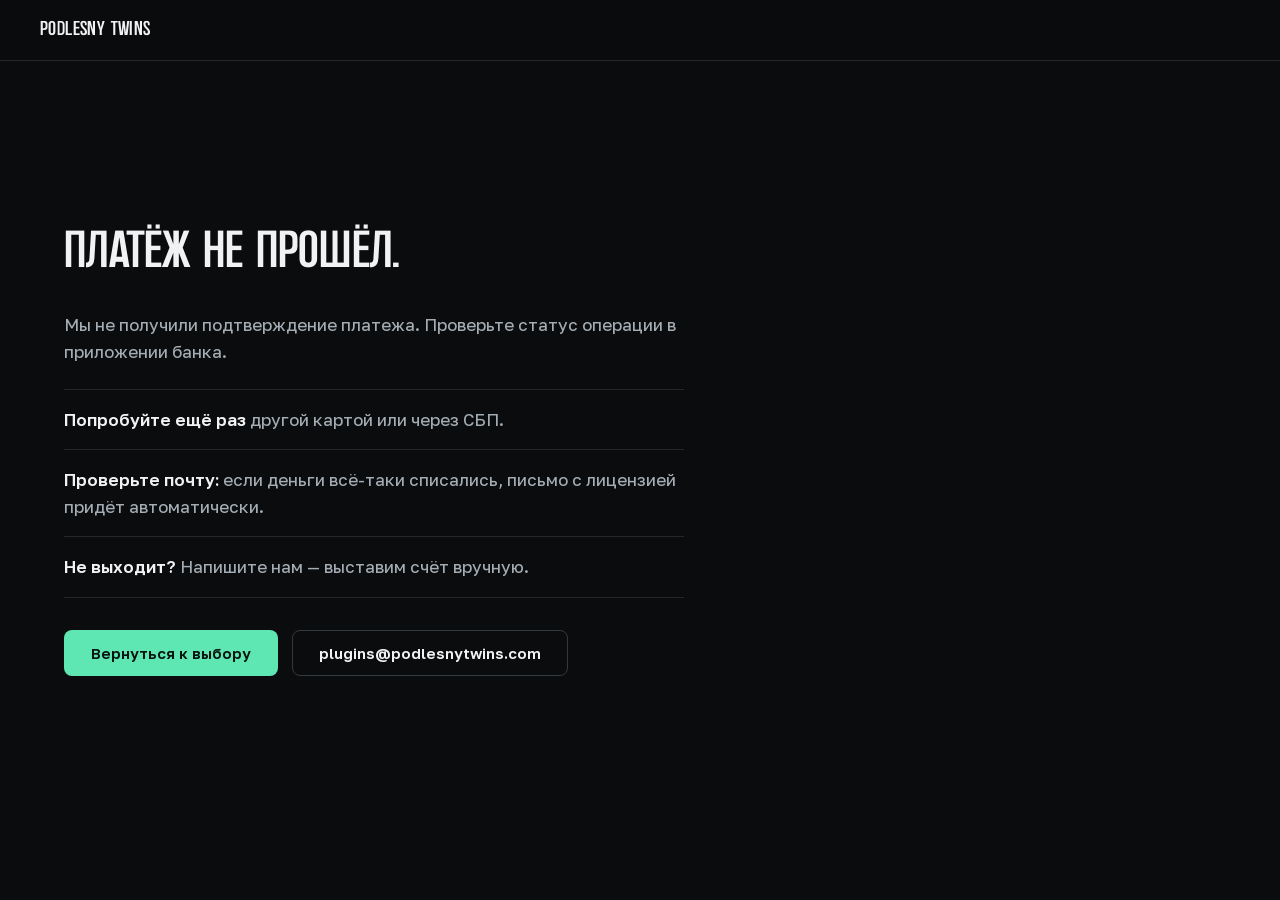
<file: payment-failed/index.html>
<!DOCTYPE html>
<html lang="ru">
<head>
  <meta charset="UTF-8">
  <meta name="viewport" content="width=device-width, initial-scale=1, viewport-fit=cover">
  <title>Платёж не прошёл — Podlesny Twins</title>
  <meta name="robots" content="noindex">
  <link rel="icon" href="/ricochet/assets/favicon.svg" type="image/svg+xml">
  <link rel="stylesheet" href="/ricochet/styles.css">
  <link rel="stylesheet" href="/styles.css">
</head>
<body>

  <header class="site-header">
    <div class="container header-inner">
      <a href="/" class="logo">Podlesny&nbsp;Twins</a>
    </div>
  </header>

  <main class="status">
    <div class="container">
      <div class="status-card">
        <h1>Платёж не прошёл.</h1>
        <p>Мы не получили подтверждение платежа. Проверьте статус операции в приложении банка.</p>
        <ol class="status-steps">
          <li><b>Попробуйте ещё раз</b> другой картой или через СБП.</li>
          <li><b>Проверьте почту:</b> если деньги всё-таки списались, письмо с лицензией придёт автоматически.</li>
          <li><b>Не выходит?</b> Напишите нам — выставим счёт вручную.</li>
        </ol>
        <div class="status-actions">
          <a class="btn btn-primary" href="/">Вернуться к выбору</a>
          <a class="btn btn-secondary" href="mailto:plugins@podlesnytwins.com">plugins@podlesnytwins.com</a>
        </div>
      </div>
    </div>
  </main>

</body>
</html>
</file>
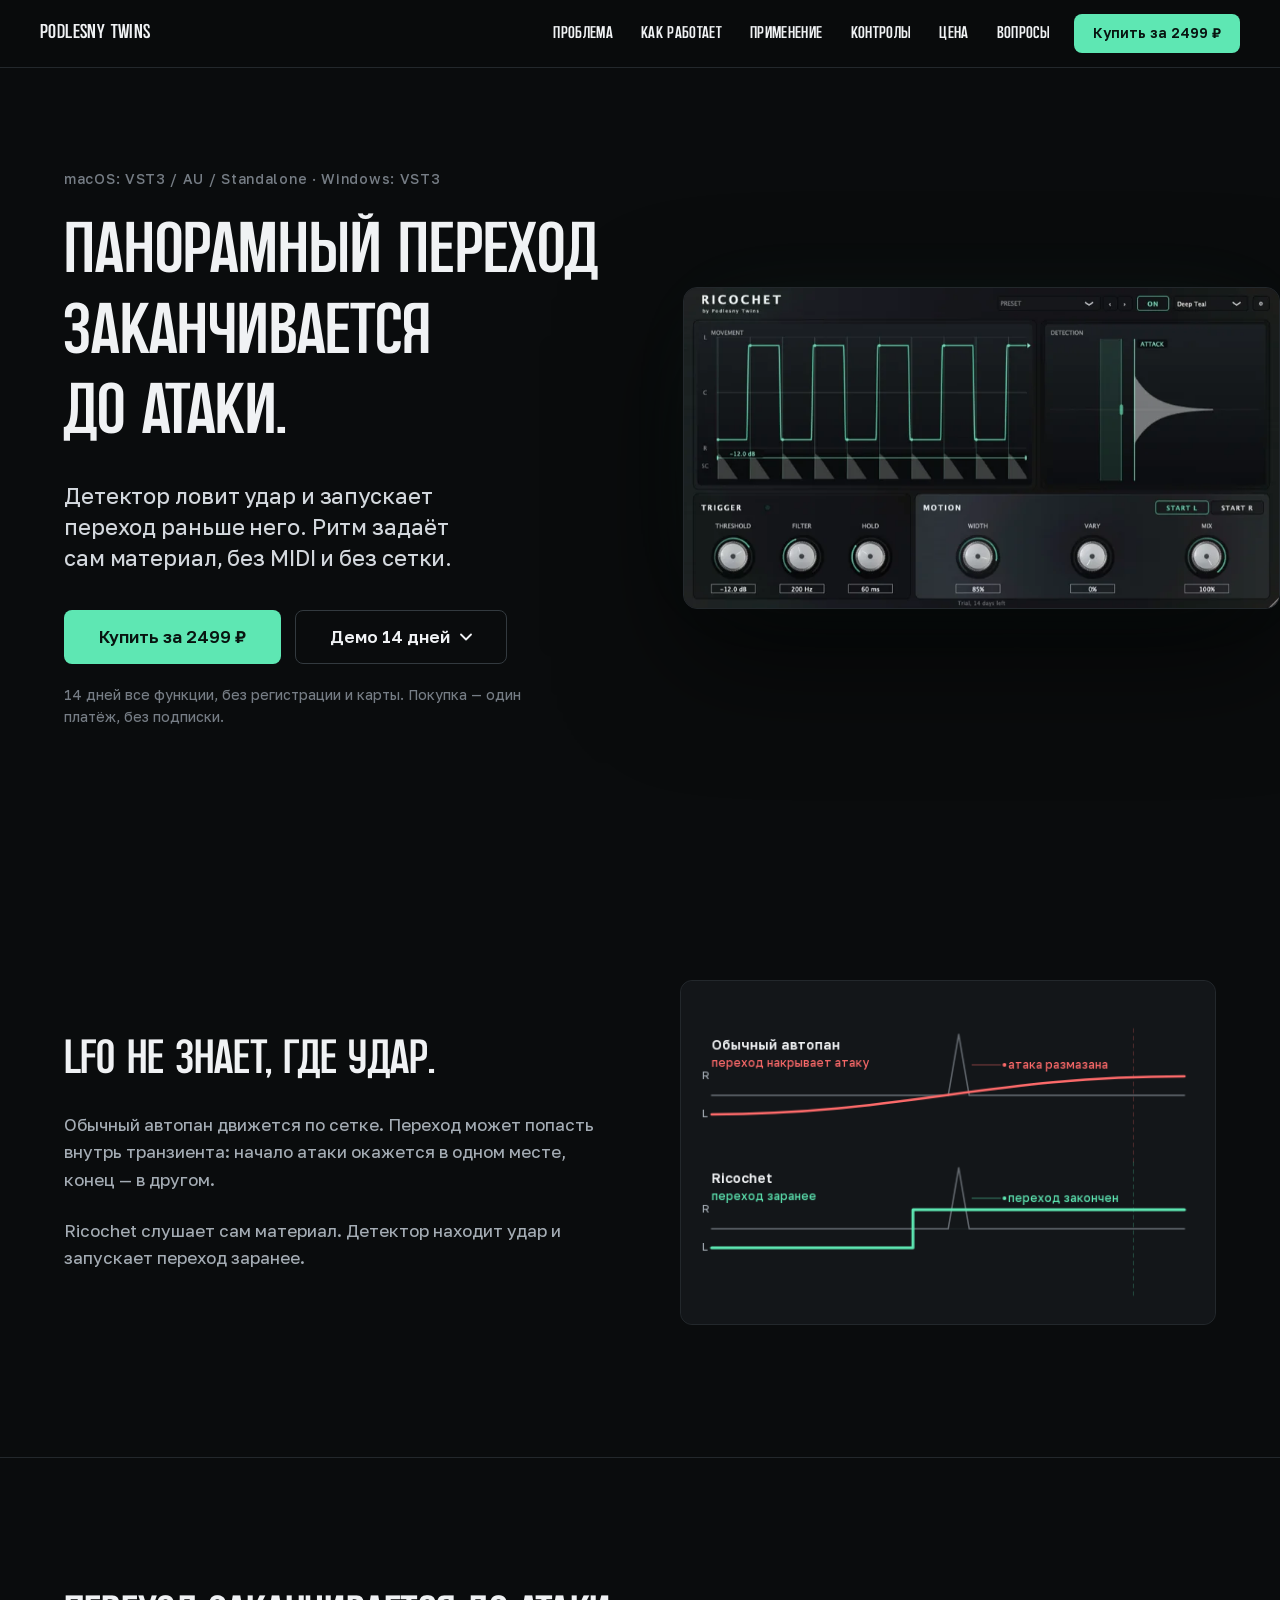
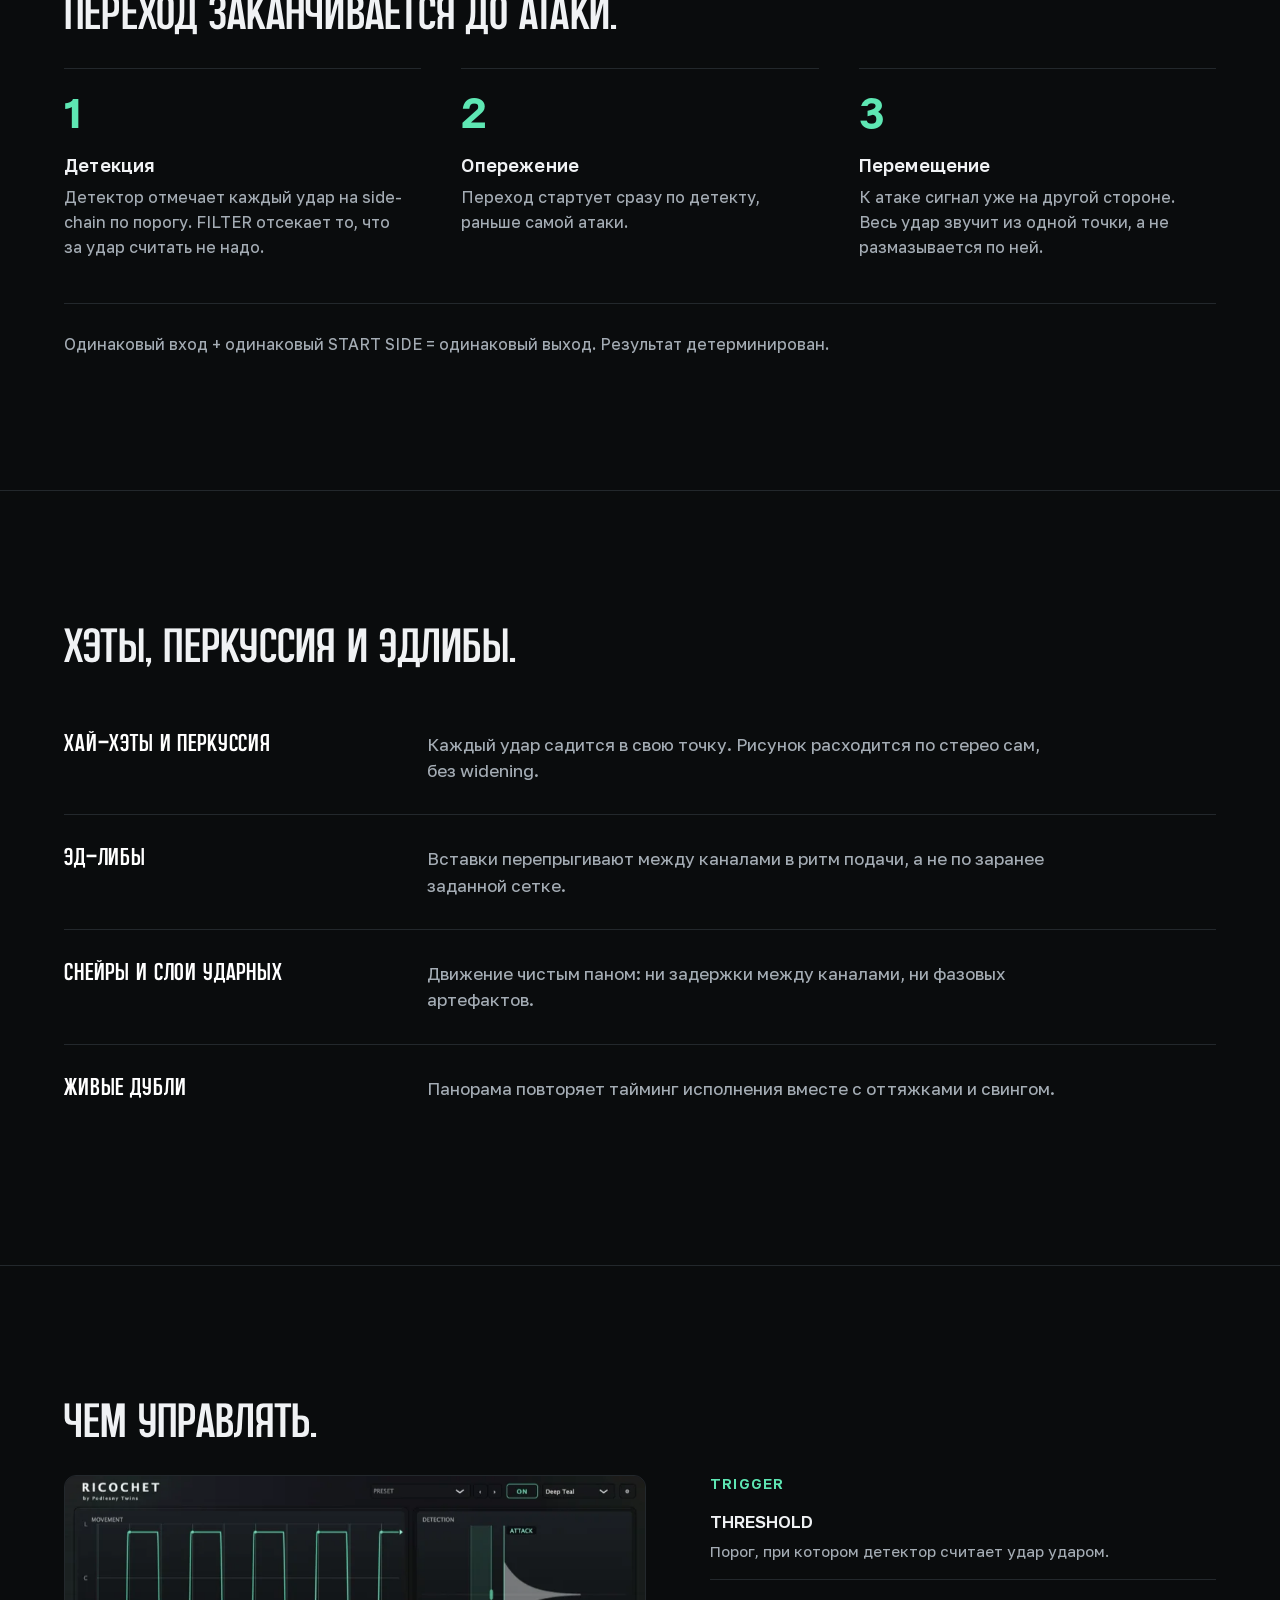
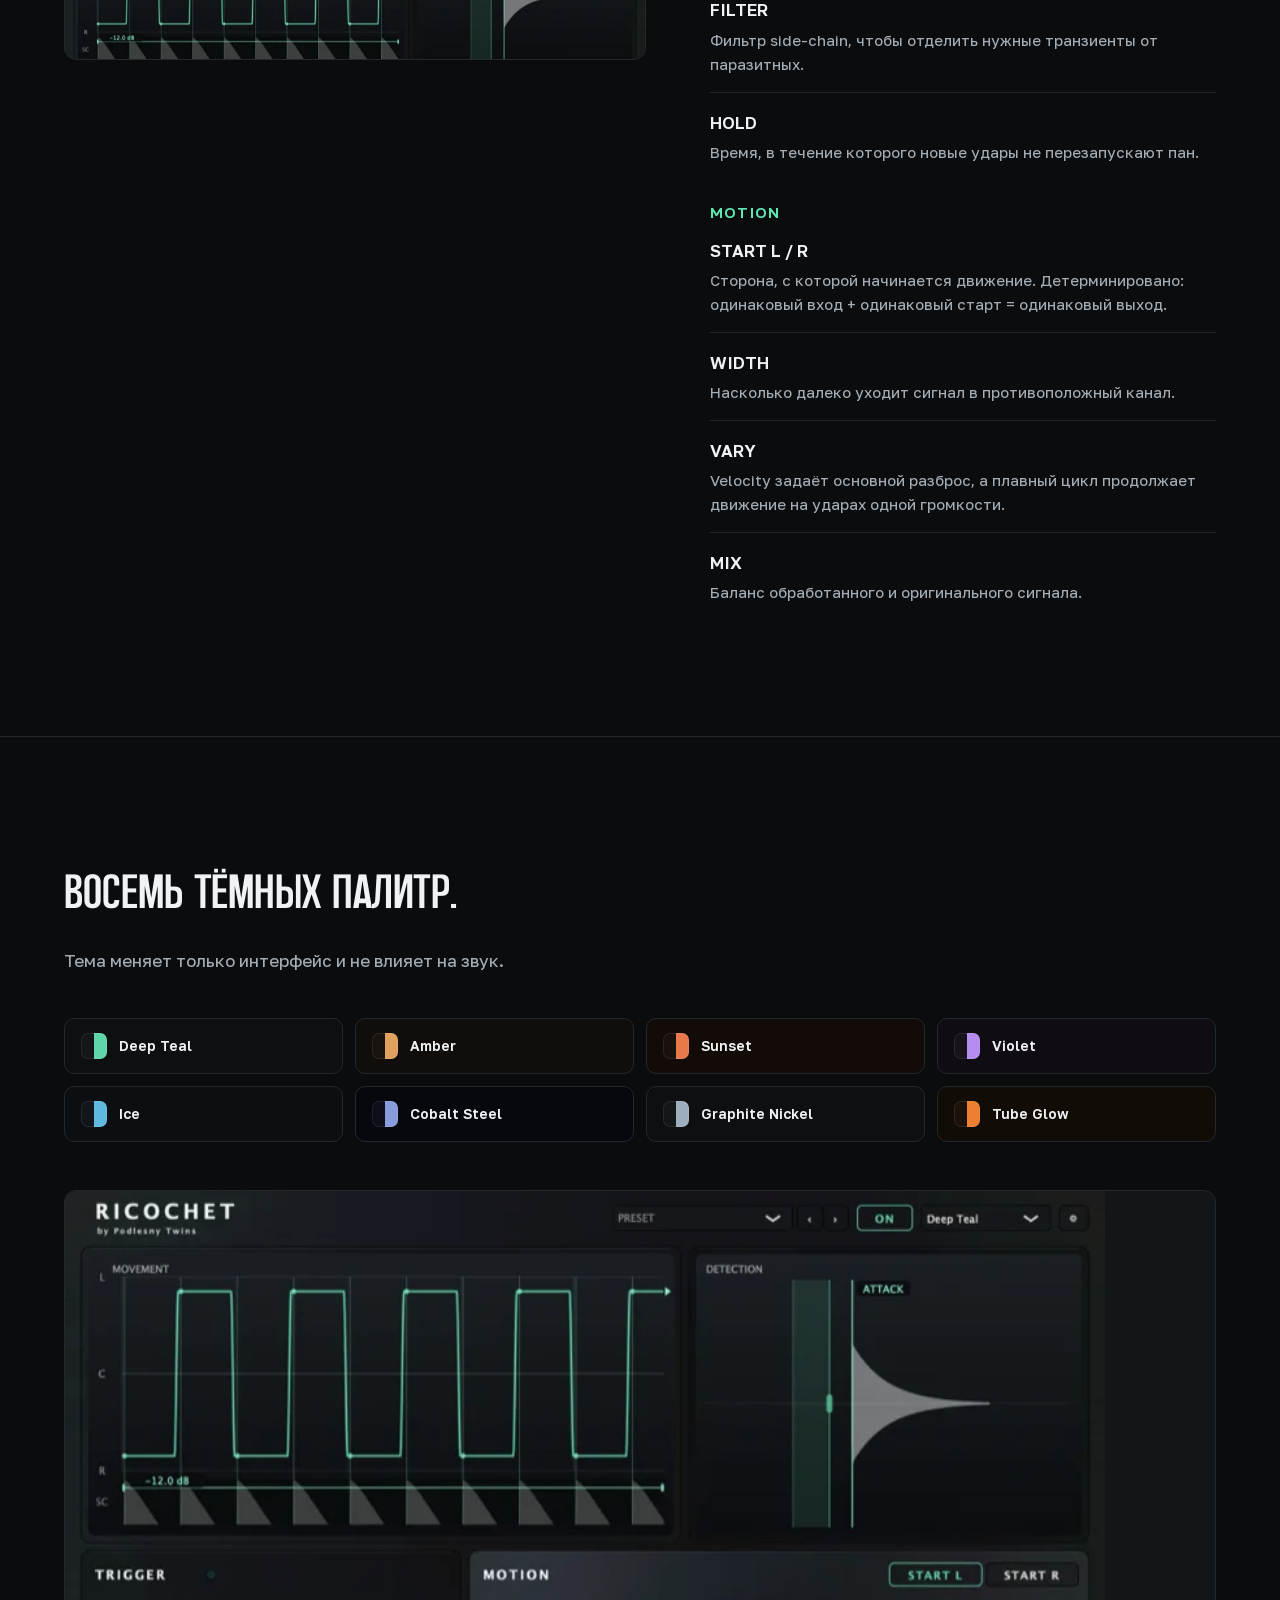
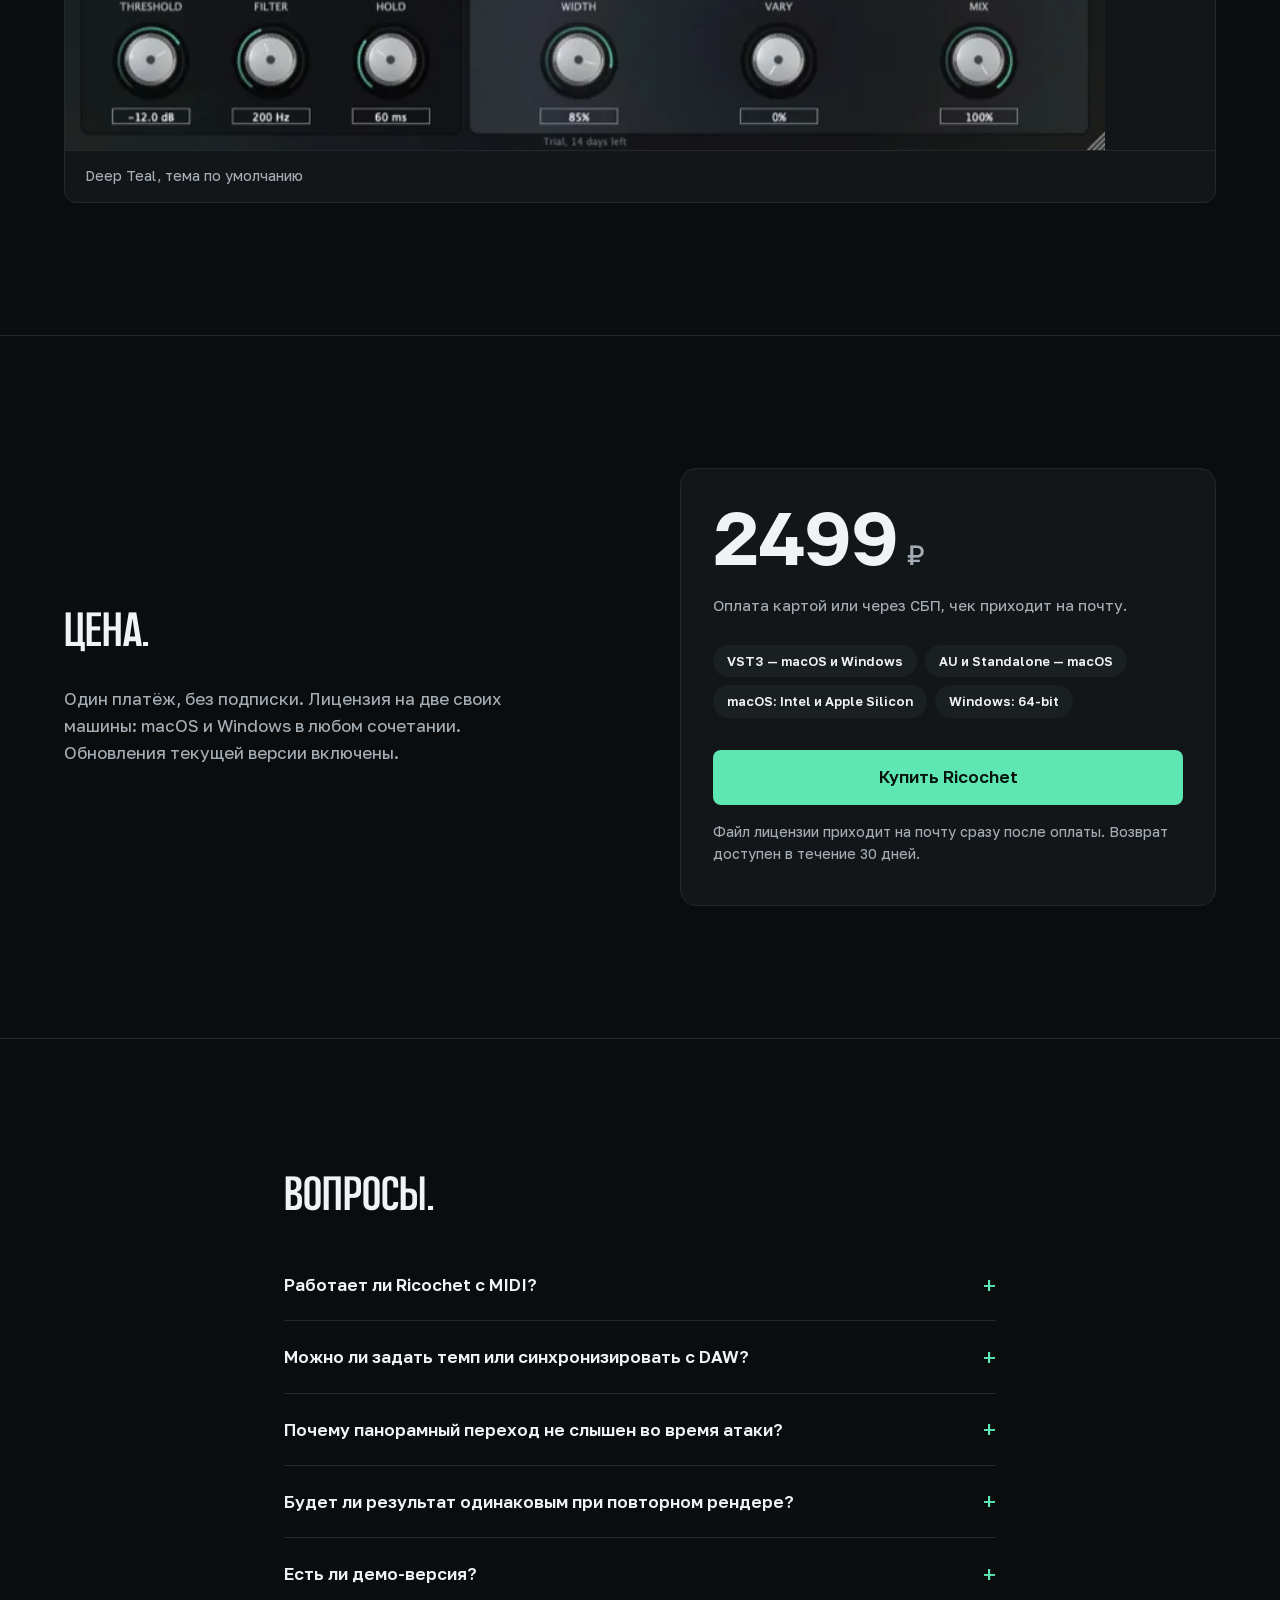
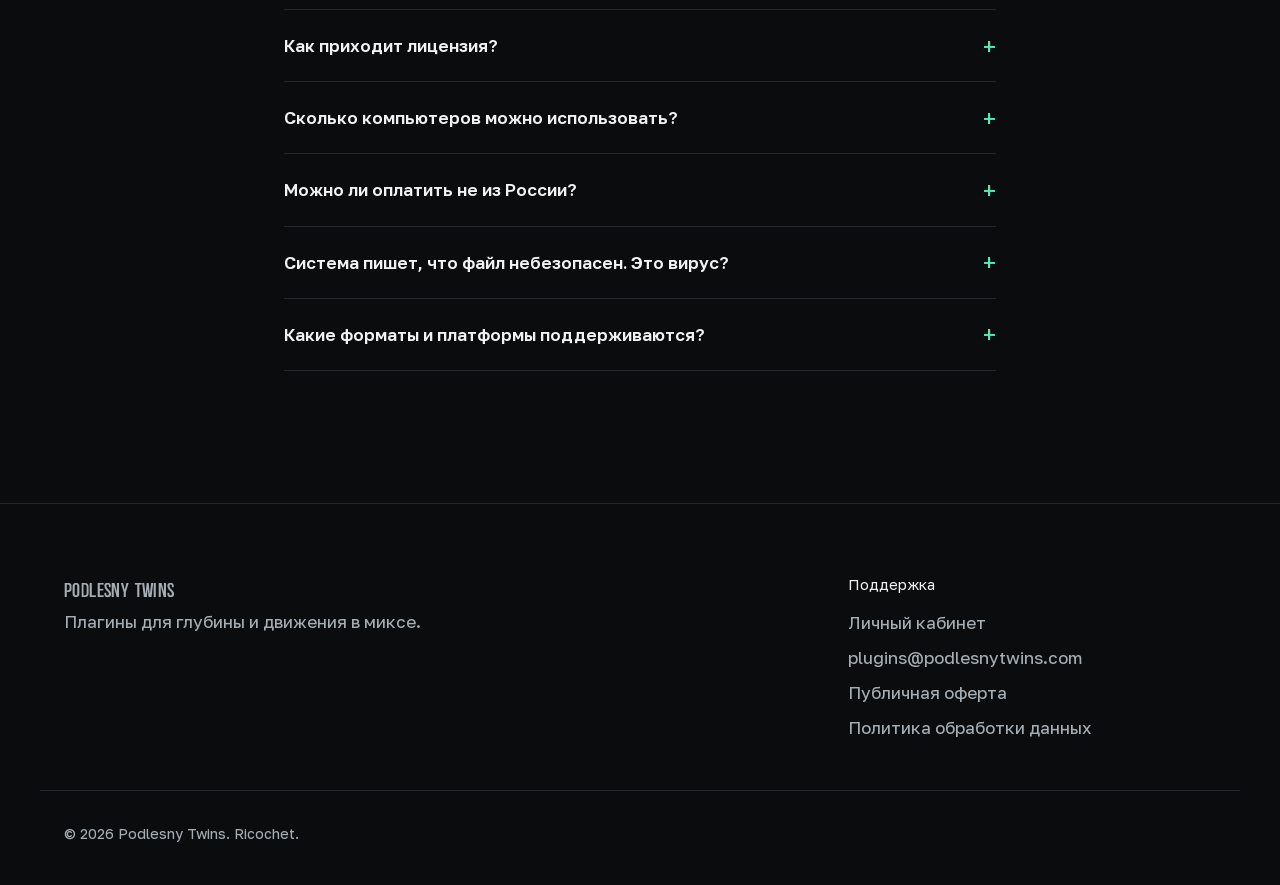
<file: ricochet/index.html>
<!DOCTYPE html>
<html lang="ru">
<head>
  <meta charset="UTF-8">
  <meta name="viewport" content="width=device-width, initial-scale=1, viewport-fit=cover">
  <title>Ricochet — transient-triggered autopan от Podlesny Twins</title>
  <meta name="description" content="Ricochet следует за транзиентами и завершает панорамный переход до атаки.">
  <link rel="canonical" href="https://plugins.podlesnytwins.com/ricochet/">
  <link rel="icon" href="assets/favicon.svg" type="image/svg+xml">

  <meta property="og:type" content="product">
  <meta property="og:site_name" content="Podlesny Twins">
  <meta property="og:locale" content="ru_RU">
  <meta property="og:url" content="https://plugins.podlesnytwins.com/ricochet/">
  <meta property="og:title" content="Ricochet — панорама меняется до удара">
  <meta property="og:description" content="Панорамный переход заканчивается до атаки. macOS: VST3, AU, Standalone. Windows: VST3.">
  <meta property="og:image" content="https://plugins.podlesnytwins.com/ricochet/assets/ricochet-ui.png">
  <meta property="og:image:width" content="1040">
  <meta property="og:image:height" content="560">
  <meta name="twitter:card" content="summary_large_image">
  <meta name="twitter:title" content="Ricochet — панорамирование от удара, а не от LFO">
  <meta name="twitter:description" content="Панорамный переход заканчивается до атаки.">
  <meta name="twitter:image" content="https://plugins.podlesnytwins.com/ricochet/assets/ricochet-ui.png">

  <link rel="stylesheet" href="styles.css">
  <link rel="stylesheet" href="/styles.css">
</head>
<body>
  <!--
    THESIS: Ricochet переносит сигнал до атаки и сохраняет сам удар цельным.
    OWN-WORLD: Тёмный измерительный интерфейс с бирюзовой траекторией наследует реальный плагин.
    STORY: Результат → отличие от LFO → принцип работы → управление → цена → вопросы.
    FIRST VIEWPORT: Одно ясное обещание рядом с настоящим интерфейсом.
    FORM: Точная продуктовая страница внутри общей системы Podlesny Twins.
    FINISH: unreviewed and undocumented is unfinished; this build ends with the finish review, the verdict, and DESIGN.md
  -->

  <header class="site-header">
    <div class="container header-inner">
      <a href="/" class="logo">Podlesny&nbsp;Twins</a>
      <nav class="nav"><a href="#problem">Проблема</a><a href="#how">Как работает</a><a href="#use-cases">Применение</a><a href="#controls">Контролы</a><a href="#pricing">Цена</a><a href="#faq">Вопросы</a></nav>
      <button class="btn btn-primary btn-small header-buy" data-checkout="ricochet">Купить за 2499 ₽</button>
    </div>
  </header>

  <main>

    <section class="hero">
      <div class="container hero-grid">
        <div class="hero-copy">
          <p class="hero-meta">macOS: VST3 / AU / Standalone · Windows: VST3</p>
          <h1>Панорамный переход заканчивается до атаки.</h1>
          <p class="hero-sub">Детектор ловит удар и запускает переход раньше него. Ритм задаёт сам материал, без MIDI и без сетки.</p>
          <div class="hero-actions">
            <button class="btn btn-primary btn-large" data-checkout="ricochet">Купить за 2499 ₽</button>
            <details class="demo">
              <summary class="btn btn-secondary btn-large">Демо 14 дней<svg class="demo-caret" width="12" height="8" viewBox="0 0 12 8" fill="none" aria-hidden="true"><path d="M1 1.5 6 6.5l5-5" stroke="currentColor" stroke-width="1.8" stroke-linecap="round" stroke-linejoin="round"/></svg></summary>
              <div class="demo-menu">
                <a class="demo-option" href="https://api.podlesnytwins.com/files/Ricochet-Installer-v1.6.15.pkg"><span class="demo-option-name">macOS</span><span class="demo-option-note">Intel и Apple Silicon · VST3, AU, Standalone</span></a>
                <a class="demo-option" href="https://api.podlesnytwins.com/files/Ricochet-Setup-v1.6.15.exe"><span class="demo-option-name">Windows</span><span class="demo-option-note">64-bit · VST3</span></a>
              </div>
            </details>
          </div>
          <p class="hero-fine">14 дней все функции, без регистрации и карты. Покупка — один платёж, без подписки.</p>
        </div>
        <figure class="hero-shot">
          <picture><source type="image/webp" srcset="/ricochet/assets/ricochet-ui-800.webp 800w, /ricochet/assets/ricochet-ui.webp 1040w" sizes="(max-width: 859px) 100vw, 640px"><img src="assets/ricochet-ui.png?v=169" alt="Интерфейс Ricochet с дисплеями Movement и Detection" width="1040" height="560" loading="eager" fetchpriority="high"></picture>
        </figure>
      </div>
    </section>

    <section id="problem" class="problem section">
      <div class="container split">
        <div class="text">
          <h2>LFO не знает, где удар.</h2>
          <p>Обычный автопан движется по сетке. Переход может попасть внутрь транзиента: начало атаки окажется в одном месте, конец — в другом.</p>
          <p>Ricochet слушает сам материал. Детектор находит удар и запускает переход заранее.</p>
        </div>
        <div class="diagram diagram--canvas reveal">
          <canvas id="autopan-canvas" width="560" height="360" aria-label="Анимация: обычный автопан размазывает атаку, Ricochet завершает переход до неё"></canvas>
        </div>
      </div>
    </section>

    <section id="how" class="how section">
      <div class="container">
        <h2>Переход заканчивается до атаки.</h2>
        <ol class="steps">
          <li class="step">
            <span class="step-num">1</span>
            <h3>Детекция</h3>
            <p>Детектор отмечает каждый удар на side-chain по порогу. FILTER отсекает то, что за удар считать не надо.</p>
          </li>
          <li class="step">
            <span class="step-num">2</span>
            <h3>Опережение</h3>
            <p>Переход стартует сразу по детекту, раньше самой атаки.</p>
          </li>
          <li class="step">
            <span class="step-num">3</span>
            <h3>Перемещение</h3>
            <p>К атаке сигнал уже на другой стороне. Весь удар звучит из одной точки, а не размазывается по ней.</p>
          </li>
        </ol>
        <p class="section-note">Одинаковый вход + одинаковый START SIDE = одинаковый выход. Результат детерминирован.</p>
      </div>
    </section>

    <section id="use-cases" class="use-cases section">
      <div class="container">
        <h2>Хэты, перкуссия и эдлибы.</h2>
        <dl class="cases">
          <div class="case">
            <dt>Хай-хэты и перкуссия</dt>
            <dd>Каждый удар садится в свою точку. Рисунок расходится по стерео сам, без widening.</dd>
          </div>
          <div class="case">
            <dt>Эд-либы</dt>
            <dd>Вставки перепрыгивают между каналами в ритм подачи, а не по заранее заданной сетке.</dd>
          </div>
          <div class="case">
            <dt>Снейры и слои ударных</dt>
            <dd>Движение чистым паном: ни задержки между каналами, ни фазовых артефактов.</dd>
          </div>
          <div class="case">
            <dt>Живые дубли</dt>
            <dd>Панорама повторяет тайминг исполнения вместе с оттяжками и свингом.</dd>
          </div>
        </dl>
      </div>
    </section>

    <section id="controls" class="controls section">
      <div class="container">
        <h2>Чем управлять.</h2>
        <div class="control-grid">
          <figure class="control-shot">
            <picture><source type="image/webp" srcset="/ricochet/assets/ricochet-ui-800.webp 800w, /ricochet/assets/ricochet-ui.webp 1040w" sizes="(max-width: 859px) 100vw, 640px"><img src="assets/ricochet-ui.png?v=169" alt="Крупный план секций Trigger и Motion плагина Ricochet." width="1040" height="560" loading="lazy"></picture>
          </figure>
          <div class="control-list">
            <div class="control-group">
              <h3>Trigger</h3>
              <dl>
                <div>
                  <dt>THRESHOLD</dt>
                  <dd>Порог, при котором детектор считает удар ударом.</dd>
                </div>
                <div>
                  <dt>FILTER</dt>
                  <dd>Фильтр side-chain, чтобы отделить нужные транзиенты от паразитных.</dd>
                </div>
                <div>
                  <dt>HOLD</dt>
                  <dd>Время, в течение которого новые удары не перезапускают пан.</dd>
                </div>
              </dl>
            </div>
            <div class="control-group">
              <h3>Motion</h3>
              <dl>
                <div>
                  <dt>START L / R</dt>
                  <dd>Сторона, с которой начинается движение. Детерминировано: одинаковый вход + одинаковый старт = одинаковый выход.</dd>
                </div>
                <div>
                  <dt>WIDTH</dt>
                  <dd>Насколько далеко уходит сигнал в противоположный канал.</dd>
                </div>
                <div>
                  <dt>VARY</dt>
                  <dd>Velocity задаёт основной разброс, а плавный цикл продолжает движение на ударах одной громкости.</dd>
                </div>
                <div>
                  <dt>MIX</dt>
                  <dd>Баланс обработанного и оригинального сигнала.</dd>
                </div>
              </dl>
            </div>
          </div>
        </div>
      </div>
    </section>

    <section id="themes" class="themes section">
      <div class="container">
        <div class="themes-head">
          <h2>Восемь тёмных палитр.</h2>
          <p>Тема меняет только интерфейс и не влияет на звук.</p>
        </div>
        <ul class="swatches">
          <li class="swatch" style="--sw-bg:#0e0f11;--sw-panel:#141619;--sw-accent:#5fd6a8"><span class="swatch-chip"></span>Deep Teal</li>
          <li class="swatch" style="--sw-bg:#100d0a;--sw-panel:#18130f;--sw-accent:#e0a15f"><span class="swatch-chip"></span>Amber</li>
          <li class="swatch" style="--sw-bg:#130b08;--sw-panel:#1b110c;--sw-accent:#e8794a"><span class="swatch-chip"></span>Sunset</li>
          <li class="swatch" style="--sw-bg:#0f0d13;--sw-panel:#16131c;--sw-accent:#b58cf0"><span class="swatch-chip"></span>Violet</li>
          <li class="swatch" style="--sw-bg:#0c0f12;--sw-panel:#12161b;--sw-accent:#5fb8e0"><span class="swatch-chip"></span>Ice</li>
          <li class="swatch" style="--sw-bg:#06080e;--sw-panel:#0c0f18;--sw-accent:#889cdd"><span class="swatch-chip"></span>Cobalt Steel</li>
          <li class="swatch" style="--sw-bg:#0e0f11;--sw-panel:#141718;--sw-accent:#9faebc"><span class="swatch-chip"></span>Graphite Nickel</li>
          <li class="swatch" style="--sw-bg:#120c07;--sw-panel:#1c1209;--sw-accent:#ec7f30"><span class="swatch-chip"></span>Tube Glow</li>
        </ul>
        <figure class="theme-shot">
          <picture><source type="image/webp" srcset="/ricochet/assets/ricochet-ui-800.webp 800w, /ricochet/assets/ricochet-ui.webp 1040w" sizes="(max-width: 859px) 100vw, 640px"><img src="assets/ricochet-ui.png?v=169" alt="Интерфейс Ricochet в теме Deep Teal." width="1040" height="560" loading="lazy"></picture>
          <figcaption>Deep Teal, тема по умолчанию</figcaption>
        </figure>
      </div>
    </section>

    <section id="pricing" class="pricing section">
      <div class="container pricing-inner">
        <div class="price-head">
          <h2>Цена.</h2>
          <p>Один платёж, без подписки. Лицензия на две своих машины: macOS и Windows в любом сочетании. Обновления текущей версии включены.</p>
        </div>
        <div class="price-card reveal">
          <p class="price"><span class="price-current">2499</span><span class="price-cur">₽</span></p>
          <p class="price-note">Оплата картой или через СБП, чек приходит на почту.</p>
          <ul class="formats">
            <li>VST3 — macOS и Windows</li>
            <li>AU и Standalone — macOS</li>
            <li>macOS: Intel и Apple Silicon</li>
            <li>Windows: 64-bit</li>
          </ul>
          <button class="btn btn-primary btn-large" data-checkout="ricochet">Купить Ricochet</button>
          <p class="price-guarantee">Файл лицензии приходит на почту сразу после оплаты. Возврат доступен в течение 30 дней.</p>
        </div>
      </div>
    </section>

    <section id="faq" class="faq section">
      <div class="container faq-inner">
        <h2>Вопросы.</h2>
        <details>
          <summary>Работает ли Ricochet с MIDI?</summary>
          <p>Нет. Только аудио-триггеры. Детектор реагирует на транзиенты во входном сигнале.</p>
        </details>
        <details>
          <summary>Можно ли задать темп или синхронизировать с DAW?</summary>
          <p>Нет. Плагин не использует tempo sync и не имеет редактора паттернов.</p>
        </details>
        <details>
          <summary>Почему панорамный переход не слышен во время атаки?</summary>
          <p>Плагин начинает движение заранее, поэтому к атаке сигнал уже находится в новом положении.</p>
        </details>
        <details>
          <summary>Будет ли результат одинаковым при повторном рендере?</summary>
          <p>Да. При одинаковом входе и одинаковом START SIDE выход повторяется.</p>
        </details>
        <details>
          <summary>Есть ли демо-версия?</summary>
          <p>Демо и полная версия — один установщик. Первые 14 дней доступны все функции без регистрации и карты. После триала плагин пропускает звук без обработки, пока вы не установите лицензию.</p>
        </details>
        <details>
          <summary>Как приходит лицензия?</summary>
          <p>Письмом на указанную при оплате почту, сразу после подтверждения платежа: файл лицензии и ссылка на установщик. Файл можно перетащить прямо в окно плагина.</p>
        </details>
        <details>
          <summary>Сколько компьютеров можно использовать?</summary>
          <p>Лицензия предназначена для двух ваших устройств. Управлять активациями и повторно скачать файлы можно в личном кабинете.</p>
        </details>
        <details>
          <summary>Можно ли оплатить не из России?</summary>
          <p>Пока нет: оплата идёт в рублях, картой российского банка или через СБП. Если вы за пределами РФ — напишите на plugins@podlesnytwins.com, разберёмся индивидуально.</p>
        </details>
        <details>
          <summary>Система пишет, что файл небезопасен. Это вирус?</summary>
          <p>Нет. Установщики не подписаны сертификатом разработчика. Подпись — это платная подписка у Apple и отдельный сертификат у центра сертификации для Windows, и на российского разработчика её сейчас не оформить: и оплата, и проверка юридического лица упираются в ограничения, которые от нас не зависят. Как только появится законный способ подписать сборки, мы это сделаем.</p><p>На предупреждение это влияет так: обе системы показывают его одинаково для <em>любого</em> неподписанного файла, что бы внутри ни лежало. Проверка не смотрит на содержимое и о вирусах ничего не говорит — она сообщает ровно одно: не может назвать автора.</p>
          <p>На macOS: правый клик по установщику → «Открыть», затем «Открыть» в диалоге. Если пункт не появился — Системные настройки → Конфиденциальность и безопасность → «Всё равно открыть». На Windows: «Подробнее» → «Выполнить в любом случае». Сделать это нужно один раз, при установке; сам плагин потом запускается обычным порядком.</p>
        </details>
        <details>
          <summary>Какие форматы и платформы поддерживаются?</summary>
          <p>На macOS — VST3, AU и Standalone; один установщик работает и на Intel, и на Apple Silicon, выбирать нечего. На Windows — VST3: формата AU там не существует, а Standalone мы пока не собираем. Лицензия одна и та же, обе системы считаются одинаково.</p>
        </details>
      </div>
    </section>

  </main>

  <footer class="site-footer">
    <div class="container footer-inner">
      <div class="footer-col">
        <a href="/" class="logo">Podlesny&nbsp;Twins</a>
        <p>Плагины для глубины и движения в миксе.</p>
      </div>
      <div class="footer-col">
        <h4>Поддержка</h4>
        <ul>
          <li><a href="/account/">Личный кабинет</a></li>
          <li><a href="mailto:plugins@podlesnytwins.com">plugins@podlesnytwins.com</a></li>
          <li><a href="/legal/offer/">Публичная оферта</a></li>
          <li><a href="/legal/privacy/">Политика обработки данных</a></li>
        </ul>
      </div>
    </div>
    <div class="container copyright">
      <p>&copy; 2026 Podlesny Twins. Ricochet.</p>
    </div>
  </footer>

  <div class="buybar" hidden>
    <span class="buybar-price">Ricochet · 2499 ₽</span>
    <button class="btn btn-primary btn-small" data-checkout="ricochet">Купить</button>
  </div>

  <dialog id="checkout" class="checkout" aria-labelledby="checkout-title">
    <button class="checkout-close" type="button" data-checkout-close aria-label="Закрыть">&times;</button>
    <h2 id="checkout-title">Ricochet · 2499 ₽</h2>
    <p class="checkout-lead">Файл лицензии и ссылка на установщик придут на эту почту сразу после оплаты.</p>
    <form id="checkout-form" novalidate>
      <input type="hidden" name="product" value="ricochet">
      <label class="field">
        <span class="field-label">Имя и фамилия</span>
        <input type="text" name="name" autocomplete="name" required maxlength="100" placeholder="Иван Петров">
        <span class="field-hint">Имя печатается в файле лицензии и видно в окне плагина.</span>
      </label>
      <label class="field">
        <span class="field-label">E-mail</span>
        <input type="email" name="email" autocomplete="email" required inputmode="email" placeholder="you@studio.com">
      </label>
      <label class="check">
        <input type="checkbox" name="consent" required>
        <span>Принимаю <a href="/legal/offer/" target="_blank" rel="noopener">публичную оферту</a>.</span>
      </label>
      <p class="checkout-fine">Имя и e-mail нужны для оформления заказа и выдачи лицензии. Подробнее — в <a href="/legal/privacy/" target="_blank" rel="noopener">политике обработки данных</a>.</p>
      <p class="checkout-error" role="alert" hidden></p>
      <button class="btn btn-primary btn-large checkout-submit" type="submit">Перейти к оплате</button>
      <p class="checkout-fine">Оплата на стороне Точка Банка. Карта или СБП, чек по 54-ФЗ на ту же почту.</p>
    </form>
  </dialog>

  <script src="/script.js"></script>
  <script src="autopan.js"></script>
  <script type="application/ld+json">
  {
    "@context": "https://schema.org",
    "@type": "Product",
    "name": "Ricochet",
    "description": "Transient-triggered autopan: панорамирование запускается от удара и заканчивается до атаки.",
    "brand": { "@type": "Brand", "name": "Podlesny Twins" },
    "image": "https://plugins.podlesnytwins.com/ricochet/assets/ricochet-ui.png",
    "offers": {
      "@type": "Offer",
      "price": "2",
      "priceCurrency": "RUB",
      "availability": "https://schema.org/InStock",
      "url": "https://plugins.podlesnytwins.com/ricochet/"
    }
  }
  </script>
</body>
</html>
</file>
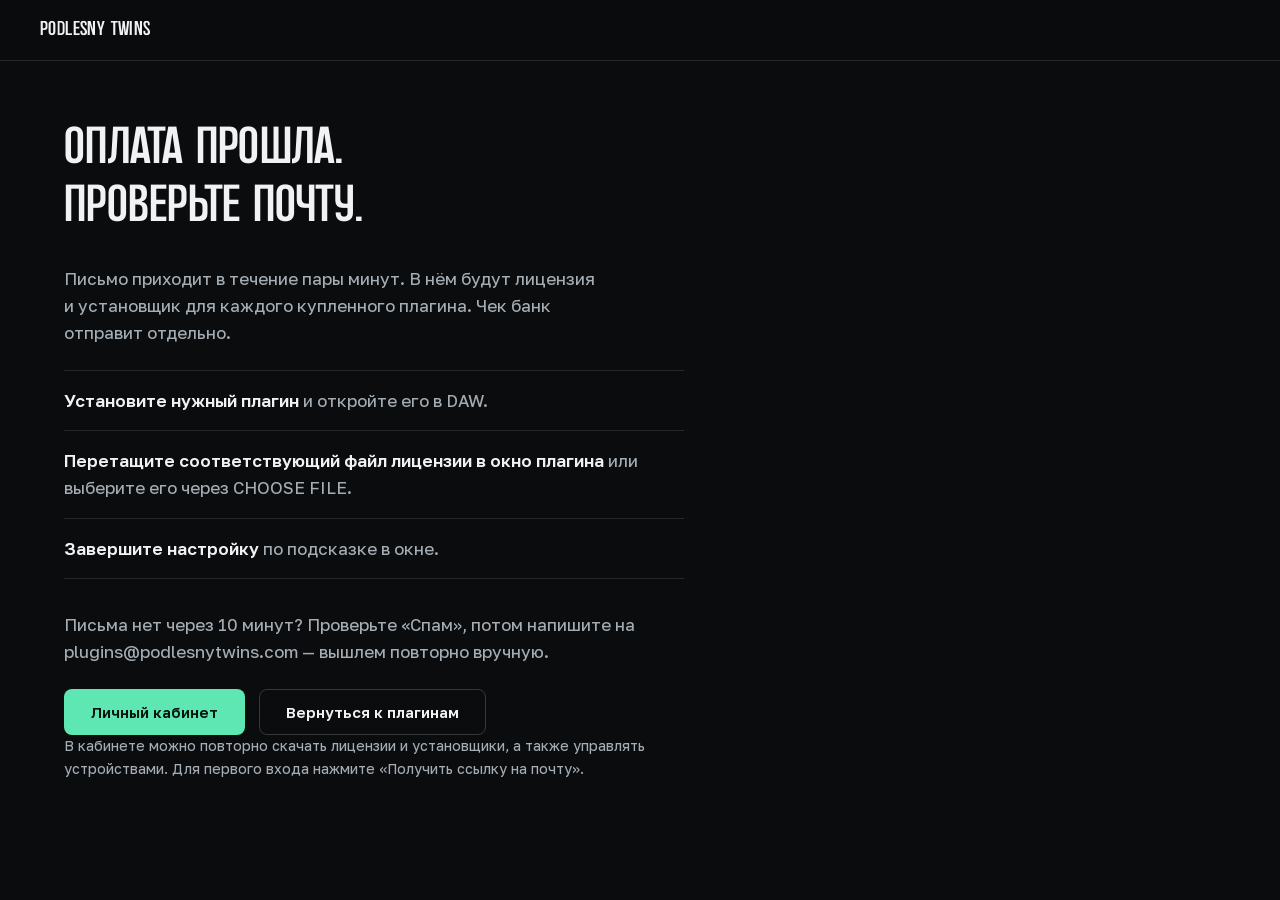
<file: thanks/index.html>
<!DOCTYPE html>
<html lang="ru">
<head>
  <meta charset="UTF-8">
  <meta name="viewport" content="width=device-width, initial-scale=1, viewport-fit=cover">
  <title>Оплата прошла — Podlesny Twins</title>
  <meta name="robots" content="noindex">
  <link rel="icon" href="/ricochet/assets/favicon.svg" type="image/svg+xml">
  <link rel="stylesheet" href="/ricochet/styles.css">
  <link rel="stylesheet" href="/styles.css">
</head>
<body>

  <header class="site-header">
    <div class="container header-inner">
      <a href="/" class="logo">Podlesny&nbsp;Twins</a>
    </div>
  </header>

  <main class="status">
    <div class="container">
      <div class="status-card">
        <h1>Оплата прошла. Проверьте почту.</h1>
        <p>Письмо приходит в течение пары минут. В нём будут лицензия и установщик для каждого купленного плагина. Чек банк отправит отдельно.</p>
        <ol class="status-steps">
          <li><b>Установите нужный плагин</b> и откройте его в DAW.</li>
          <li><b>Перетащите соответствующий файл лицензии в окно плагина</b> или выберите его через CHOOSE FILE.</li>
          <li><b>Завершите настройку</b> по подсказке в окне.</li>
        </ol>
        <p>Письма нет через 10 минут? Проверьте «Спам», потом напишите на <a href="mailto:plugins@podlesnytwins.com">plugins@podlesnytwins.com</a> — вышлем повторно вручную.</p>
        <div class="status-actions">
          <a class="btn btn-primary" href="/account/">Личный кабинет</a>
          <a class="btn btn-secondary" href="/">Вернуться к плагинам</a>
        </div>
        <p class="muted-note">В кабинете можно повторно скачать лицензии и установщики, а также управлять устройствами. Для первого входа нажмите «Получить ссылку на почту».</p>
      </div>
    </div>
  </main>

</body>
</html>
</file>
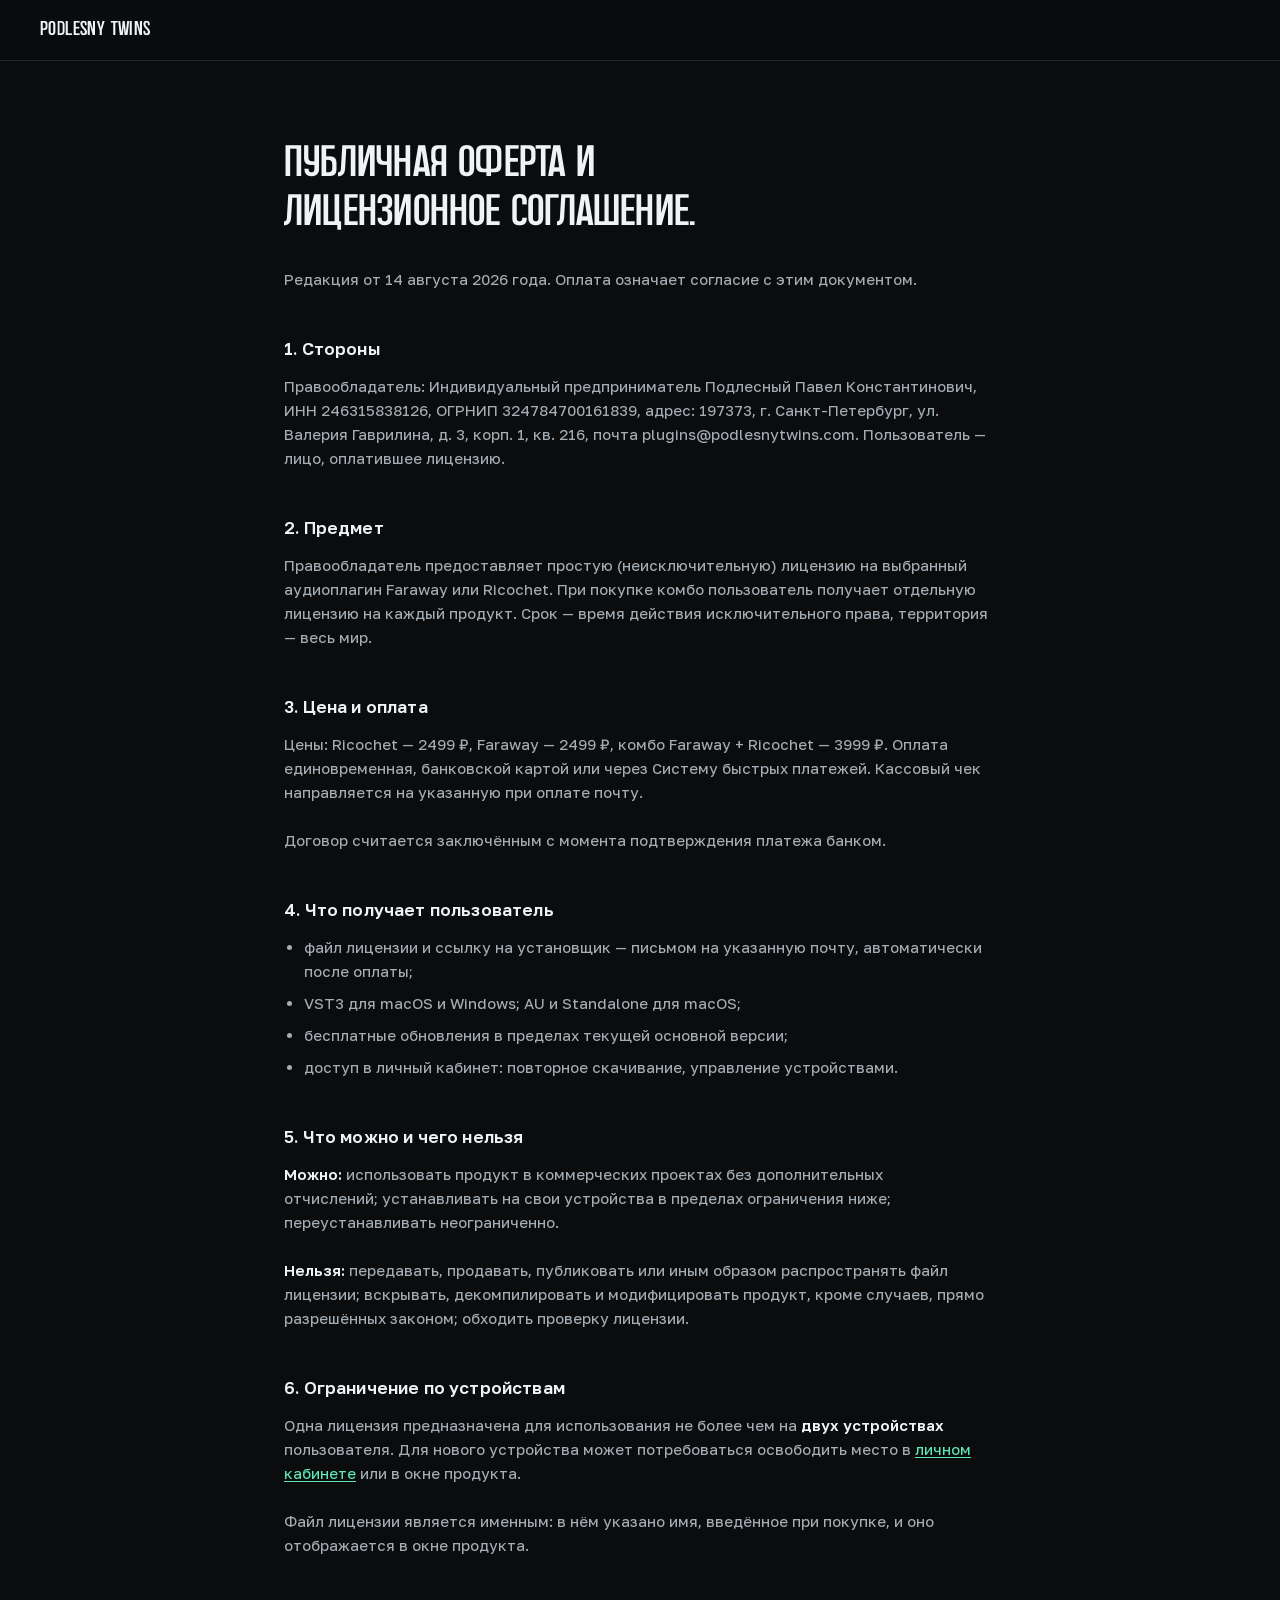
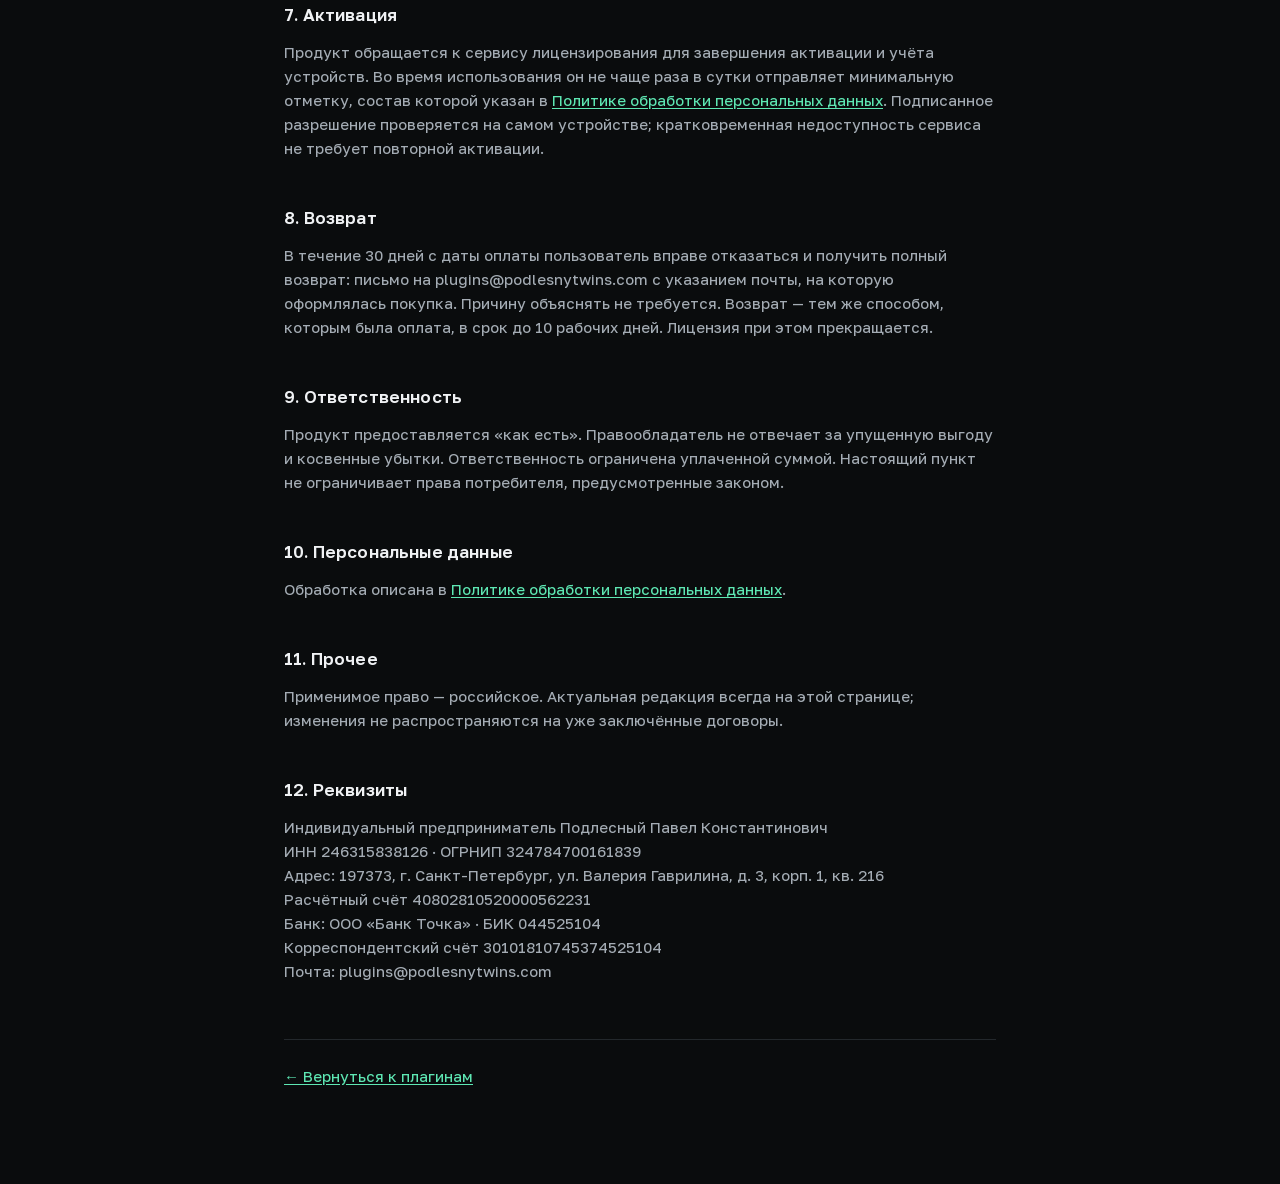
<file: legal/offer/index.html>
<!DOCTYPE html>
<html lang="ru">
<head>
  <meta charset="UTF-8">
  <meta name="viewport" content="width=device-width, initial-scale=1, viewport-fit=cover">
  <title>Публичная оферта и лицензионное соглашение — Podlesny Twins</title>
  <link rel="icon" href="/ricochet/assets/favicon.svg" type="image/svg+xml">
  <link rel="stylesheet" href="/ricochet/styles.css">
  <link rel="stylesheet" href="/styles.css">
</head>
<body>

  <header class="site-header">
    <div class="container header-inner">
      <a href="/" class="logo">Podlesny&nbsp;Twins</a>
    </div>
  </header>

  <main class="legal">
    <div class="container legal-inner">

      <h1>Публичная оферта и лицензионное соглашение.</h1>
      <p class="legal-meta">Редакция от 14 августа 2026 года. Оплата означает согласие с этим документом.</p>

      <h2>1. Стороны</h2>
      <p>Правообладатель: Индивидуальный предприниматель Подлесный Павел Константинович, ИНН 246315838126, ОГРНИП 324784700161839, адрес: 197373, г. Санкт-Петербург, ул. Валерия Гаврилина, д. 3, корп. 1, кв. 216, почта plugins@podlesnytwins.com. Пользователь — лицо, оплатившее лицензию.</p>

      <h2>2. Предмет</h2>
      <p>Правообладатель предоставляет простую (неисключительную) лицензию на выбранный аудиоплагин Faraway или Ricochet. При покупке комбо пользователь получает отдельную лицензию на каждый продукт. Срок — время действия исключительного права, территория — весь мир.</p>

      <h2>3. Цена и оплата</h2>
      <p>Цены: Ricochet — 2499 ₽, Faraway — 2499 ₽, комбо Faraway + Ricochet — 3999 ₽. Оплата единовременная, банковской картой или через Систему быстрых платежей. Кассовый чек направляется на указанную при оплате почту.</p>
      <p>Договор считается заключённым с момента подтверждения платежа банком.</p>

      <h2>4. Что получает пользователь</h2>
      <ul>
        <li>файл лицензии и ссылку на установщик — письмом на указанную почту, автоматически после оплаты;</li>
        <li>VST3 для macOS и Windows; AU и Standalone для macOS;</li>
        <li>бесплатные обновления в пределах текущей основной версии;</li>
        <li>доступ в личный кабинет: повторное скачивание, управление устройствами.</li>
      </ul>

      <h2>5. Что можно и чего нельзя</h2>
      <p><b>Можно:</b> использовать продукт в коммерческих проектах без дополнительных отчислений; устанавливать на свои устройства в пределах ограничения ниже; переустанавливать неограниченно.</p>
      <p><b>Нельзя:</b> передавать, продавать, публиковать или иным образом распространять файл лицензии; вскрывать, декомпилировать и модифицировать продукт, кроме случаев, прямо разрешённых законом; обходить проверку лицензии.</p>

      <h2>6. Ограничение по устройствам</h2>
      <p>Одна лицензия предназначена для использования не более чем на <b>двух устройствах</b> пользователя. Для нового устройства может потребоваться освободить место в <a href="/account/">личном кабинете</a> или в окне продукта.</p>
      <p>Файл лицензии является именным: в нём указано имя, введённое при покупке, и оно отображается в окне продукта.</p>

      <h2>7. Активация</h2>
      <p>Продукт обращается к сервису лицензирования для завершения активации и учёта устройств. Во время использования он не чаще раза в сутки отправляет минимальную отметку, состав которой указан в <a href="/legal/privacy/">Политике обработки персональных данных</a>. Подписанное разрешение проверяется на самом устройстве; кратковременная недоступность сервиса не требует повторной активации.</p>

      <h2>8. Возврат</h2>
      <p>В течение 30 дней с даты оплаты пользователь вправе отказаться и получить полный возврат: письмо на plugins@podlesnytwins.com с указанием почты, на которую оформлялась покупка. Причину объяснять не требуется. Возврат — тем же способом, которым была оплата, в срок до 10 рабочих дней. Лицензия при этом прекращается.</p>

      <h2>9. Ответственность</h2>
      <p>Продукт предоставляется «как есть». Правообладатель не отвечает за упущенную выгоду и косвенные убытки. Ответственность ограничена уплаченной суммой. Настоящий пункт не ограничивает права потребителя, предусмотренные законом.</p>

      <h2>10. Персональные данные</h2>
      <p>Обработка описана в <a href="/legal/privacy/">Политике обработки персональных данных</a>.</p>

      <h2>11. Прочее</h2>
      <p>Применимое право — российское. Актуальная редакция всегда на этой странице; изменения не распространяются на уже заключённые договоры.</p>

      <h2>12. Реквизиты</h2>
      <p>Индивидуальный предприниматель Подлесный Павел Константинович<br>
      ИНН 246315838126 · ОГРНИП 324784700161839<br>
      Адрес: 197373, г. Санкт-Петербург, ул. Валерия Гаврилина, д. 3, корп. 1, кв. 216<br>
      Расчётный счёт 40802810520000562231<br>
      Банк: ООО «Банк Точка» · БИК 044525104<br>
      Корреспондентский счёт 30101810745374525104<br>
      Почта: plugins@podlesnytwins.com</p>

      <p class="legal-back"><a href="/">← Вернуться к плагинам</a></p>
    </div>
  </main>

</body>
</html>
</file>
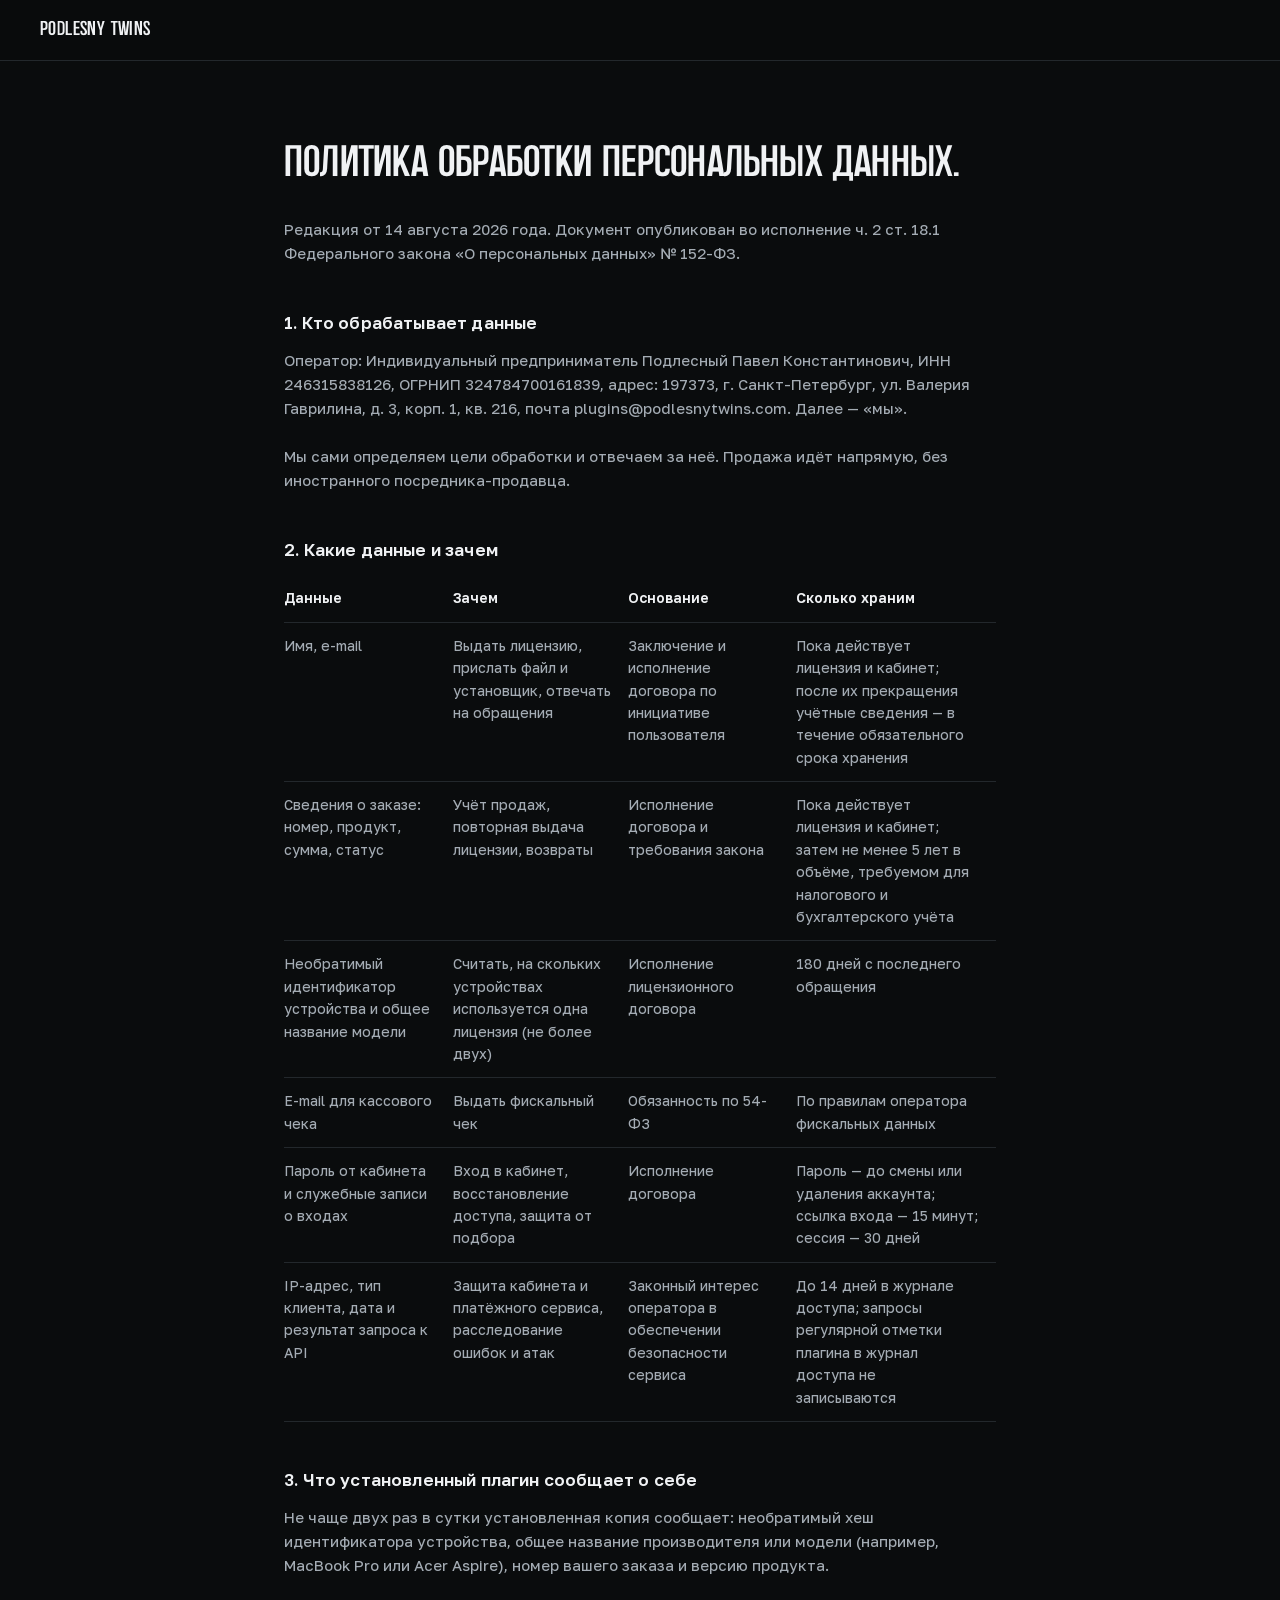
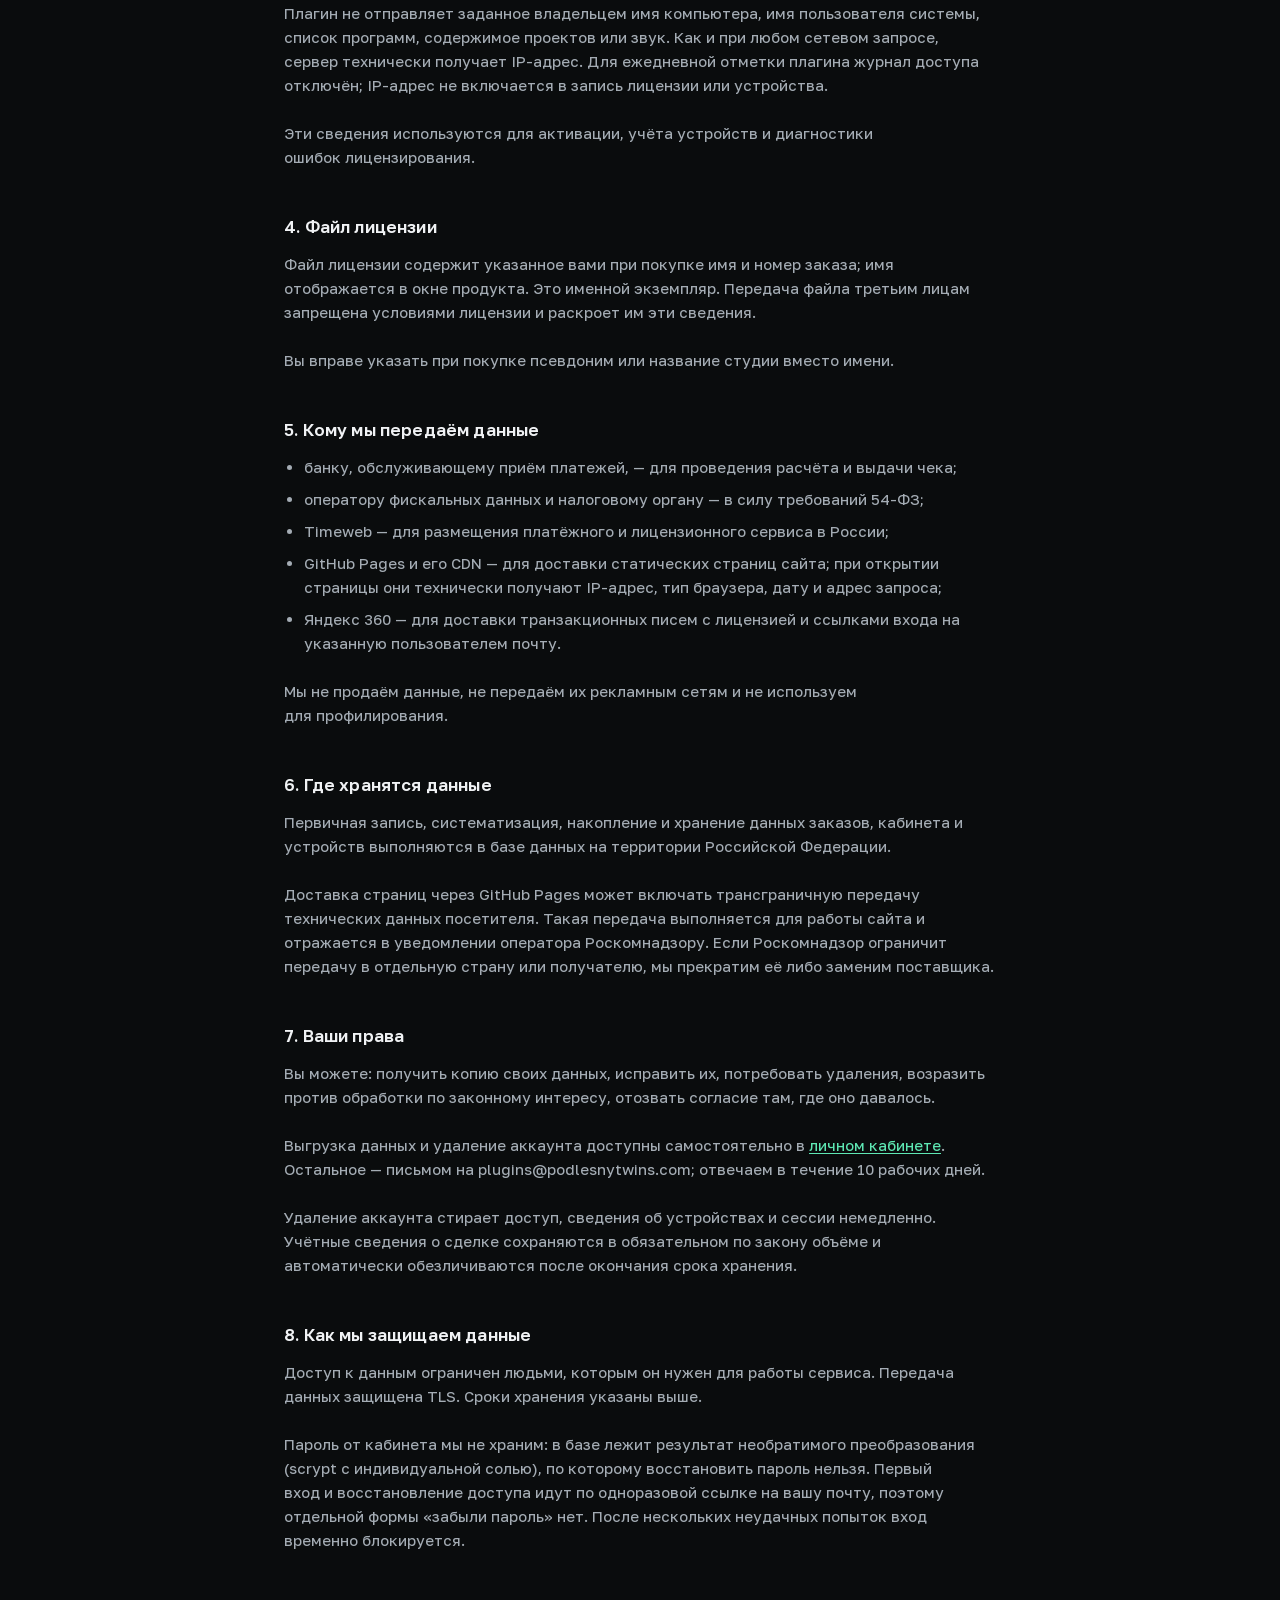
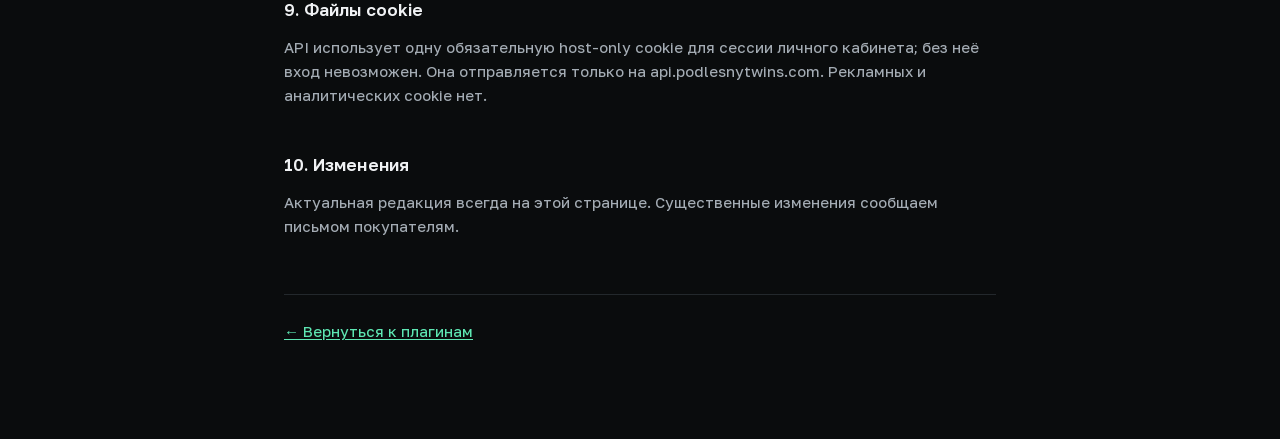
<file: legal/privacy/index.html>
<!DOCTYPE html>
<html lang="ru">
<head>
  <meta charset="UTF-8">
  <meta name="viewport" content="width=device-width, initial-scale=1, viewport-fit=cover">
  <title>Политика обработки персональных данных — Podlesny Twins</title>
  <link rel="icon" href="/ricochet/assets/favicon.svg" type="image/svg+xml">
  <link rel="stylesheet" href="/ricochet/styles.css">
  <link rel="stylesheet" href="/styles.css">
</head>
<body>

  <header class="site-header">
    <div class="container header-inner">
      <a href="/" class="logo">Podlesny&nbsp;Twins</a>
    </div>
  </header>

  <main class="legal">
    <div class="container legal-inner">

      <h1>Политика обработки персональных данных.</h1>
      <p class="legal-meta">Редакция от 14 августа 2026 года. Документ опубликован во исполнение ч. 2 ст. 18.1 Федерального закона «О персональных данных» № 152-ФЗ.</p>

      <h2>1. Кто обрабатывает данные</h2>
      <p>Оператор: Индивидуальный предприниматель Подлесный Павел Константинович, ИНН 246315838126, ОГРНИП 324784700161839, адрес: 197373, г. Санкт-Петербург, ул. Валерия Гаврилина, д. 3, корп. 1, кв. 216, почта plugins@podlesnytwins.com. Далее — «мы».</p>
      <p>Мы сами определяем цели обработки и отвечаем за неё. Продажа идёт напрямую, без иностранного посредника-продавца.</p>

      <h2>2. Какие данные и зачем</h2>
      <table class="legal-table">
        <thead>
          <tr><th>Данные</th><th>Зачем</th><th>Основание</th><th>Сколько храним</th></tr>
        </thead>
        <tbody>
          <tr>
            <td>Имя, e-mail</td>
            <td>Выдать лицензию, прислать файл и установщик, отвечать на обращения</td>
            <td>Заключение и исполнение договора по инициативе пользователя</td>
            <td>Пока действует лицензия и кабинет; после их прекращения учётные сведения — в течение обязательного срока хранения</td>
          </tr>
          <tr>
            <td>Сведения о заказе: номер, продукт, сумма, статус</td>
            <td>Учёт продаж, повторная выдача лицензии, возвраты</td>
            <td>Исполнение договора и требования закона</td>
            <td>Пока действует лицензия и кабинет; затем не менее 5 лет в объёме, требуемом для налогового и бухгалтерского учёта</td>
          </tr>
          <tr>
            <td>Необратимый идентификатор устройства и общее название модели</td>
            <td>Считать, на скольких устройствах используется одна лицензия (не более двух)</td>
            <td>Исполнение лицензионного договора</td>
            <td>180 дней с последнего обращения</td>
          </tr>
          <tr>
            <td>E-mail для кассового чека</td>
            <td>Выдать фискальный чек</td>
            <td>Обязанность по 54-ФЗ</td>
            <td>По правилам оператора фискальных данных</td>
          </tr>
          <tr>
            <td>Пароль от кабинета и служебные записи о входах</td>
            <td>Вход в кабинет, восстановление доступа, защита от подбора</td>
            <td>Исполнение договора</td>
            <td>Пароль — до смены или удаления аккаунта; ссылка входа — 15 минут; сессия — 30 дней</td>
          </tr>
          <tr>
            <td>IP-адрес, тип клиента, дата и результат запроса к API</td>
            <td>Защита кабинета и платёжного сервиса, расследование ошибок и атак</td>
            <td>Законный интерес оператора в обеспечении безопасности сервиса</td>
            <td>До 14 дней в журнале доступа; запросы регулярной отметки плагина в журнал доступа не записываются</td>
          </tr>
        </tbody>
      </table>

      <h2>3. Что установленный плагин сообщает о себе</h2>
      <p>Не чаще двух раз в сутки установленная копия сообщает: необратимый хеш идентификатора устройства, общее название производителя или модели (например, MacBook Pro или Acer Aspire), номер вашего заказа и версию продукта.</p>
      <p>Плагин не отправляет заданное владельцем имя компьютера, имя пользователя системы, список программ, содержимое проектов или звук. Как и при любом сетевом запросе, сервер технически получает IP-адрес. Для ежедневной отметки плагина журнал доступа отключён; IP-адрес не включается в запись лицензии или устройства.</p>
      <p>Эти сведения используются для активации, учёта устройств и диагностики ошибок лицензирования.</p>

      <h2>4. Файл лицензии</h2>
      <p>Файл лицензии содержит указанное вами при покупке имя и номер заказа; имя отображается в окне продукта. Это именной экземпляр. Передача файла третьим лицам запрещена условиями лицензии и раскроет им эти сведения.</p>
      <p>Вы вправе указать при покупке псевдоним или название студии вместо имени.</p>

      <h2>5. Кому мы передаём данные</h2>
      <ul>
        <li>банку, обслуживающему приём платежей, — для проведения расчёта и выдачи чека;</li>
        <li>оператору фискальных данных и налоговому органу — в силу требований 54-ФЗ;</li>
        <li>Timeweb — для размещения платёжного и лицензионного сервиса в России;</li>
        <li>GitHub Pages и его CDN — для доставки статических страниц сайта; при открытии страницы они технически получают IP-адрес, тип браузера, дату и адрес запроса;</li>
        <li>Яндекс 360 — для доставки транзакционных писем с лицензией и ссылками входа на указанную пользователем почту.</li>
      </ul>
      <p>Мы не продаём данные, не передаём их рекламным сетям и не используем для профилирования.</p>

      <h2>6. Где хранятся данные</h2>
      <p>Первичная запись, систематизация, накопление и хранение данных заказов, кабинета и устройств выполняются в базе данных на территории Российской Федерации.</p>
      <p>Доставка страниц через GitHub Pages может включать трансграничную передачу технических данных посетителя. Такая передача выполняется для работы сайта и отражается в уведомлении оператора Роскомнадзору. Если Роскомнадзор ограничит передачу в отдельную страну или получателю, мы прекратим её либо заменим поставщика.</p>

      <h2>7. Ваши права</h2>
      <p>Вы можете: получить копию своих данных, исправить их, потребовать удаления, возразить против обработки по законному интересу, отозвать согласие там, где оно давалось.</p>
      <p>Выгрузка данных и удаление аккаунта доступны самостоятельно в <a href="/account/">личном кабинете</a>. Остальное — письмом на plugins@podlesnytwins.com; отвечаем в течение 10 рабочих дней.</p>
      <p>Удаление аккаунта стирает доступ, сведения об устройствах и сессии немедленно. Учётные сведения о сделке сохраняются в обязательном по закону объёме и автоматически обезличиваются после окончания срока хранения.</p>

      <h2>8. Как мы защищаем данные</h2>
      <p>Доступ к данным ограничен людьми, которым он нужен для работы сервиса. Передача данных защищена TLS. Сроки хранения указаны выше.</p>
      <p>Пароль от кабинета мы не храним: в базе лежит результат необратимого преобразования (scrypt с индивидуальной солью), по которому восстановить пароль нельзя. Первый вход и восстановление доступа идут по одноразовой ссылке на вашу почту, поэтому отдельной формы «забыли пароль» нет. После нескольких неудачных попыток вход временно блокируется.</p>

      <h2>9. Файлы cookie</h2>
      <p>API использует одну обязательную host-only cookie для сессии личного кабинета; без неё вход невозможен. Она отправляется только на api.podlesnytwins.com. Рекламных и аналитических cookie нет.</p>

      <h2>10. Изменения</h2>
      <p>Актуальная редакция всегда на этой странице. Существенные изменения сообщаем письмом покупателям.</p>

      <p class="legal-back"><a href="/">← Вернуться к плагинам</a></p>
    </div>
  </main>

</body>
</html>
</file>
<file: ricochet/styles.css>
@font-face {
  font-family: 'SaarSP';
  src: url('assets/fonts/SaarSP.woff') format('woff');
  font-weight: 400;
  font-style: normal;
  font-display: swap;
}

@font-face {
  font-family: 'LiteralBold';
  src: url('assets/fonts/LiteralBold.woff') format('woff');
  font-weight: 700;
  font-style: normal;
  font-display: swap;
}

/* Golos Text — Paratype, Александра Королькова и Виталий Кузьмин, SIL OFL 1.1.
   Копия лицензии лежит рядом со шрифтом.

   Зачем он тут. В --font-body был прописан Work Sans, но он НЕ грузился ни
   одним @font-face и кириллицы в нём нет вообще. То есть весь мелкий русский
   текст сайта рисовался системным шрифтом посетителя: SF Pro на маке, Segoe UI
   на винде. Два разных сайта, ни один не выбран.
   Golos сделан Паратайпом под экранное чтение по-русски: высокий рост строчных,
   свободная межбуквенная, простые формы. Ровно то, что нужно подписи в 13-14 px
   на почти чёрном фоне.
   Один вариативный файл на подмножество, вес 400-900 — отдельные начертания
   не грузим. Всего ~79 КБ на три подмножества.
   latin-ext здесь не роскошь: в нём живёт ₽ (U+20BD), а рубль на этом сайте
   в каждом втором блоке. Без него знак валюты падал бы в системный шрифт
   посреди строки. */
@font-face {
  font-family: 'Golos Text';
  src: url('assets/fonts/GolosText-cyrillic.woff2') format('woff2');
  font-weight: 400 900;
  font-style: normal;
  font-display: swap;
  unicode-range: U+0301, U+0400-045F, U+0490-0491, U+04B0-04B1, U+2116;
}
@font-face {
  font-family: 'Golos Text';
  src: url('assets/fonts/GolosText-latin.woff2') format('woff2');
  font-weight: 400 900;
  font-style: normal;
  font-display: swap;
  unicode-range: U+0000-00FF, U+0131, U+0152-0153, U+02BB-02BC, U+02C6, U+02DA, U+02DC, U+0304, U+0308, U+0329, U+2000-206F, U+20AC, U+2122, U+2191, U+2193, U+2212, U+2215, U+FEFF, U+FFFD;
}
@font-face {
  font-family: 'Golos Text';
  src: url('assets/fonts/GolosText-latin-ext.woff2') format('woff2');
  font-weight: 400 900;
  font-style: normal;
  font-display: swap;
  unicode-range: U+0100-02BA, U+02BD-02C5, U+02C7-02CC, U+02CE-02D7, U+02DD-02FF, U+0304, U+0308, U+0329, U+1D00-1DBF, U+1E00-1E9F, U+1EF2-1EFF, U+2020, U+20A0-20AB, U+20AD-20C0, U+2113, U+2C60-2C7F, U+A720-A7FF;
}

/* Reset & base */
*, *::before, *::after {
  box-sizing: border-box;
}

:root {
  --bg: #0a0c0d;
  --surface: #131619;
  --surface-2: #1a1f22;
  --border: #23282c;
  --border-strong: #333a3f;
  --text: #f0f2f4;
  /* Подзаголовок героя — не body и не заголовок. Без своего токена он брался
     из --muted и садился в один тон со сноской под кнопками: три роли одним
     серым. */
  --lead: #d3d8dd;
  /* было #8a9199 — 6:1, проходит AA и всё равно читается вяло: на лендинге
     основной текст не должен выглядеть отключённым. #a4acb4 даёт 8.4:1. */
  --muted: #a4acb4;
  /* Мета и юридический мелкий шрифт: ступень ниже --muted, чтобы спецификация
     не спорила с текстом. Контраст на --bg = 4.6:1, порог AA держится. */
  --meta: #767d85;
  --accent: #5ee7b3;
  --accent-dim: #3d9e7a;
  --accent-glow: rgba(94, 231, 179, 0.15);
  --danger: #ff8080;
  --max-width: 1200px;
  --font-display: 'SaarSP', 'LiteralBold', Arial, sans-serif;
  --font-body: 'Golos Text', -apple-system, BlinkMacSystemFont, 'Segoe UI', 'Helvetica Neue', Arial, sans-serif;
  --ease-out: cubic-bezier(0.16, 1, 0.3, 1);

  --z-sticky: 100;
  --z-buybar: 200;
}

/* Корень намеренно остаётся браузерным (16 px). Через него легко поднять
   весь сайт одной строкой — но тогда вместе с текстом едут заголовки (у них
   clamp с rem-границами), кнопки с паддингами в px и вся раскладка.
   Крупный текст здесь уже настроен, чинить надо было только мелкий, поэтому
   размеры подняты точечно по ролям ниже, а не корнем. */
html {
  scroll-behavior: smooth;
}

@media (prefers-reduced-motion: reduce) {
  html {
    scroll-behavior: auto;
  }
}

body {
  margin: 0;
  font-family: var(--font-body);
  background: var(--bg);
  color: var(--text);
  /* 17 px вместо браузерных 16. Крупный текст на странице уже настроен,
     поэтому размер поднят здесь, а не в html: заголовки живут в clamp с
     rem-границами и от смены корня поехали бы вместе с раскладкой. */
  font-size: 1.0625rem;
  line-height: 1.6;
  /* Golos вариативный, 400-900. На почти чёрном фоне Regular выглядит рыхлым:
     светлый штрих на тёмном визуально худеет. 450 возвращает вес, которого
     ждёшь от 400 на белом, и не читается как полужирный. */
  font-weight: 450;
  /* Было antialiased. На тёмной теме это ровно тот переключатель, который
     срезает у светлого текста часть штриха и делает его серым и «мыльным».
     Оставляем субпиксельное сглаживание: тот же шрифт, тот же размер, но
     буквы снова плотные. */
  -webkit-font-smoothing: auto;
  -moz-osx-font-smoothing: auto;
  text-rendering: optimizeLegibility;
}

img {
  max-width: 100%;
  height: auto;
  display: block;
}

/* Скриншоты плагинов завёрнуты в <picture> ради webp-варианта (PNG Faraway —
   1.4 МБ, webp на 800 px — 15 КБ). Обёртка по умолчанию inline и добавляет
   строчный отступ под картинкой внутри figure с overflow: hidden. */
picture {
  display: block;
}

a {
  color: inherit;
  text-decoration: none;
}

:focus-visible {
  outline: 2px solid var(--accent);
  outline-offset: 3px;
  border-radius: 4px;
}

.container {
  width: 100%;
  max-width: var(--max-width);
  margin: 0 auto;
  padding: 0 24px;
}

/* Header */
.site-header {
  position: fixed;
  top: 0;
  left: 0;
  right: 0;
  z-index: var(--z-sticky);
  background: rgba(10, 12, 13, 0.78);
  backdrop-filter: blur(16px);
  border-bottom: 1px solid var(--border);
}

.header-inner {
  display: flex;
  align-items: center;
  justify-content: space-between;
  gap: 24px;
  padding: 14px 0;
}

.logo {
  font-family: var(--font-display);
  font-size: 1.25rem;
  letter-spacing: 0.02em;
  color: var(--text);
  white-space: nowrap;
}

/* меню как на podlesnytwins.com: SaarSP 17px, обычное начертание */
.nav {
  display: none;
  gap: 28px;
  font-family: var(--font-display);
  font-size: 1.0625rem;
  letter-spacing: 0.02em;
  margin-left: auto;
}

.nav a {
  color: var(--text);
  transition: color 0.2s ease;
}

/* белые как на podlesnytwins.com, поэтому ховер уводим в акцент страницы */
.nav a:hover {
  color: var(--accent);
}

/* scoped so the later .btn { display: inline-flex } cannot win on specificity */
.site-header .header-buy {
  display: none;
}

@media (min-width: 860px) {
  .nav {
    display: flex;
  }
  .site-header .header-buy {
    display: inline-flex;
  }
  /* Кнопка главной существует только ради телефона, где в шапке иначе один
     логотип. На десктопе там уже есть .nav со ссылками на оба продукта, и
     раньше кнопки не было — не меняем то, что решено. Правило идёт после
     общего, специфичность та же, поэтому побеждает порядком. */
  .site-header .header-buy--mobile {
    display: none;
  }
}

/* Typography */
h1, h2, h3, h4 {
  margin: 0 0 24px;
  line-height: 1.12;
  font-weight: 400;
  text-wrap: balance;
}

h1, h2 {
  font-family: var(--font-display);
  letter-spacing: 0.005em;
}

h1 {
  font-size: clamp(2.5rem, 5.6vw, 4.5rem);
  margin-bottom: 28px;
}

h2 {
  font-size: clamp(1.875rem, 4vw, 3rem);
}

h3 {
  font-size: 1.125rem;
  font-family: var(--font-body);
  font-weight: 600;
  letter-spacing: 0.01em;
}

p {
  margin: 0 0 24px;
  color: var(--muted);
  text-wrap: pretty;
  max-width: 68ch;
}

p:last-child {
  margin-bottom: 0;
}

/* Buttons */
.btn {
  display: inline-flex;
  align-items: center;
  justify-content: center;
  padding: 13px 26px;
  border-radius: 8px;
  font-family: var(--font-body);
  font-weight: 600;
  font-size: 0.9375rem;
  line-height: 1.2;
  transition: background 0.25s var(--ease-out), border-color 0.25s var(--ease-out),
              color 0.25s var(--ease-out), box-shadow 0.25s var(--ease-out);
  cursor: pointer;
  border: 1px solid transparent;
  text-align: center;
}

.btn-primary {
  background: var(--accent);
  color: #081410;
}

.btn-primary:hover {
  background: #7af0c4;
  box-shadow: 0 0 36px var(--accent-glow);
}

.btn-primary:disabled {
  background: var(--accent-dim);
  color: rgba(8, 20, 16, 0.65);
  cursor: progress;
  box-shadow: none;
}

.btn-secondary {
  background: transparent;
  color: var(--text);
  border-color: var(--border-strong);
}

.btn-secondary:hover {
  border-color: var(--accent);
  color: var(--accent);
}

.btn-large {
  padding: 16px 34px;
  font-size: 1.0625rem;
}

.btn-small {
  padding: 10px 18px;
  font-size: 0.875rem;
}

/* `display: inline-flex` above beats the UA rule for [hidden], so a hidden
   button would still be drawn. Say it here once, for every button. */
.btn[hidden] {
  display: none;
}

/* Sections */
.section {
  padding: 88px 0;
}

@media (min-width: 1024px) {
  .section {
    padding: 132px 0;
  }
}

.section + .section {
  border-top: 1px solid var(--border);
}

/* Hero */
.hero {
  padding: 120px 0 32px;
  overflow: hidden;
}

.hero-grid {
  display: grid;
  gap: 56px;
  align-items: center;
}

@media (min-width: 1000px) {
  .hero {
    padding: 168px 0 120px;
  }
  .hero-grid {
    grid-template-columns: minmax(0, 1fr) minmax(0, 1.05fr);
    gap: 64px;
  }
}

.hero-copy h1 {
  max-width: 15ch;
}

/* Строка форматов — спецификация, а не текст. Разрядка и ступень вниз по
   тону отделяют её от заголовка; без этого она читалась как первая строка
   абзаца и утяжеляла вход в экран. */
.hero-meta {
  font-size: 0.875rem;
  font-weight: 500;
  letter-spacing: 0.05em;
  color: var(--meta);
  margin-bottom: 22px;
}

/* Второй голос страницы. Был набран как body: тот же серый, тот же
   межстрочный 1.7 — и обещание продукта весило меньше сноски про демо.
   Мера 40ch держит его в три строки максимум при любой ширине. */
.hero-sub {
  max-width: 40ch;
  margin-bottom: 36px;
  font-size: clamp(1.1875rem, 1.7vw, 1.4375rem);
  line-height: 1.42;
  letter-spacing: -0.005em;
  color: var(--lead);
  text-wrap: balance;
}

.hero-actions {
  display: flex;
  gap: 14px;
  flex-wrap: wrap;
  margin-bottom: 20px;
}

/* Демо: одна кнопка, платформа выбирается в раскрывающемся списке.
   Держится на <details>, поэтому клавиатура, screen reader и Enter/Space
   работают без JS; скрипт только закрывает меню по Esc и по клику мимо. */
.demo {
  position: relative;
  display: inline-flex;
}

.demo > summary {
  gap: 10px;
  list-style: none;
}

.demo > summary::-webkit-details-marker {
  display: none;
}

.demo > summary:focus-visible {
  outline: 2px solid var(--accent);
  outline-offset: 3px;
}

.demo-caret {
  flex: none;
  transition: transform 0.2s var(--ease-out);
}

.demo[open] > summary .demo-caret {
  transform: rotate(180deg);
}

/* абсолютное позиционирование: раскрытие не меняет высоту .hero-actions */
.demo-menu {
  position: absolute;
  top: calc(100% + 8px);
  left: 0;
  z-index: 20;
  display: grid;
  width: max-content;
  min-width: 100%;
  max-width: min(340px, calc(100vw - 48px));
  padding: 6px;
  border: 1px solid var(--border);
  border-radius: 10px;
  background: var(--surface-2);
  box-shadow: 0 24px 60px rgba(0, 0, 0, 0.5);
}

.demo-option {
  display: grid;
  gap: 2px;
  align-content: center;
  min-height: 44px;
  padding: 10px 14px;
  border-radius: 7px;
  color: var(--text);
  transition: background 0.2s var(--ease-out);
}

.demo-option:hover {
  background: var(--surface);
}

.demo-option:hover .demo-option-name {
  color: var(--accent);
}

.demo-option:focus-visible {
  background: var(--surface);
  outline: 2px solid var(--accent);
  outline-offset: -2px;
  border-radius: 7px;
}

.demo-option-name {
  font-weight: 600;
  font-size: 0.9375rem;
  line-height: 1.3;
}

.demo-option-note {
  font-size: 0.75rem;
  line-height: 1.35;
  color: var(--muted);
}

@keyframes demo-open {
  from { opacity: 0; transform: translateY(-4px); }
}

.demo[open] .demo-menu {
  animation: demo-open 0.16s var(--ease-out);
}

@media (prefers-reduced-motion: reduce) {
  .demo[open] .demo-menu { animation: none; }
  .demo-caret { transition: none; }
}

/* Условия демо под кнопками. Держим одной строкой на десктопе: всё, что
   длиннее, — это уже лицензия и платформы, им место в блоке цены. */
.hero-fine {
  max-width: 52ch;
  margin-bottom: 0;
  font-size: 0.875rem;
  line-height: 1.55;
  color: var(--meta);
}

.hero-shot {
  margin: 0;
  border-radius: 14px;
  overflow: hidden;
  border: 1px solid var(--border);
  background: var(--surface);
  box-shadow: 0 48px 120px rgba(0, 0, 0, 0.6), 0 0 90px -40px var(--accent-glow);
}

/* Плагин и есть герой: скриншот выходит за край контейнера в поле до края
   экрана. Объявление стоит ЗДЕСЬ, после `margin: 0` выше, а не в медиаблоке
   в начале файла, где оно пролежало мёртвым: медиазапрос не добавляет
   специфичности, поэтому более позднее `margin: 0` его перебивало и выноса
   не было ни на одной странице. У Faraway он был только потому, что
   дублировался отдельным правилом в /styles.css — лист грузится вторым. */
@media (min-width: 1000px) {
  .hero-shot { margin-right: calc((100vw - var(--max-width)) / -2 - 24px); }
}

/* Split layout */
.split {
  display: grid;
  gap: 48px;
  align-items: center;
}

@media (min-width: 900px) {
  .split {
    grid-template-columns: 1fr 1fr;
    gap: 80px;
  }
}

.split .text p {
  max-width: 55ch;
}

/* Diagram */
.diagram {
  background: var(--surface);
  border: 1px solid var(--border);
  border-radius: 12px;
  padding: 24px;
}

.diagram canvas {
  width: 100%;
  height: auto;
  display: block;
}

.diagram--canvas {
  padding: 0;
  overflow: hidden;
}

.diagram--canvas canvas {
  border-radius: 12px;
}

/* Steps — a real sequence, so the numerals stay; the badges do not */
.steps {
  display: grid;
  gap: 8px;
  margin: 0 0 40px;
  padding: 0;
  list-style: none;
  counter-reset: step;
}

@media (min-width: 820px) {
  .steps {
    grid-template-columns: repeat(3, 1fr);
    gap: 40px;
  }
}

.step {
  padding: 28px 0 4px;
  border-top: 1px solid var(--border);
}

.step-num {
  display: block;
  font-family: var(--font-display);
  font-size: 2.5rem;
  line-height: 1;
  color: var(--accent);
  margin-bottom: 18px;
}

.step h3 {
  margin-bottom: 10px;
}

.step p {
  margin-bottom: 0;
  max-width: 34ch;
  font-size: 1rem;
  line-height: 1.55;
}

.section-note {
  margin: 0;
  padding-top: 28px;
  border-top: 1px solid var(--border);
  color: var(--muted);
  font-size: 1rem;
  max-width: none;
}

/* Use cases — rows, not a card grid */
.cases {
  margin: 0;
}

.case {
  display: grid;
  gap: 8px;
  padding: 26px 0;
  border-bottom: 1px solid var(--border);
}

@media (min-width: 820px) {
  .case {
    grid-template-columns: minmax(220px, 0.8fr) 2fr;
    gap: 48px;
    align-items: baseline;
    padding: 30px 0;
  }
}

.case:last-child {
  border-bottom: none;
}

/* Имя модуля — объект, а не выделенное жирным слово. Раньше dt и dd шли одним
   Work Sans с разницей в 100 весов, и список читался как четыре одинаковых
   серых абзаца. Дисплейный шрифт даёт настоящую ступень и рифмуется с шапкой
   плагина, где модули подписаны так же.
   ВНИМАНИЕ: в SaarSP нет цифр. Не ставьте в <dt> числа — упадёт в Arial
   посреди строки. Числа живут в .control-group dt, он остался на body. */
.case dt {
  font-family: var(--font-display);
  font-weight: 400;
  font-size: clamp(1.5rem, 1.9vw, 1.875rem);
  line-height: 1.15;
  letter-spacing: 0.035em;
  color: #fff;
  /* body стоит на antialiased — на тёмном фоне это срезает у светлого текста
     примерно четверть штриха. Заголовки крупные и переживают, а узкий SaarSP
     в размере подписи от этого становился серым и рыхлым. Возвращаем
     субпиксельное сглаживание точечно: тот же шрифт, тот же размер, но
     штрих снова полный. */
  -webkit-font-smoothing: auto;
  -moz-osx-font-smoothing: auto;
}

.case dd {
  margin: 0;
  max-width: 58ch;
  line-height: 1.55;
  color: var(--muted);
}

/* Controls */
.control-grid {
  display: grid;
  gap: 48px;
}

@media (min-width: 900px) {
  .control-grid {
    grid-template-columns: 1.15fr 1fr;
    align-items: start;
    gap: 64px;
  }
}

.control-shot {
  margin: 0;
  border-radius: 12px;
  overflow: hidden;
  border: 1px solid var(--border);
  background: var(--surface);
}

/* the close-up is a real crop of the same render, not the same picture again:
   the lower band of the plate, where TRIGGER and MOTION actually live */
.control-shot {
  aspect-ratio: 1040 / 330;
}

.control-shot img {
  width: 100%;
  height: 100%;
  object-fit: cover;
  object-position: center bottom;
}

.control-list {
  display: flex;
  flex-direction: column;
  gap: 40px;
}

.control-group h3 {
  color: var(--accent);
  margin-bottom: 16px;
  font-size: 0.9375rem;
  letter-spacing: 0.08em;
  text-transform: uppercase;
}

.control-group dl {
  margin: 0;
}

.control-group dl > div {
  margin-bottom: 16px;
  padding-bottom: 16px;
  border-bottom: 1px solid var(--border);
}

.control-group dl > div:last-child {
  margin-bottom: 0;
  padding-bottom: 0;
  border-bottom: none;
}

.control-group dt {
  color: var(--text);
  font-weight: 600;
  margin-bottom: 4px;
}

.control-group dd {
  margin: 0;
  color: var(--muted);
  font-size: 0.9375rem;
}

/* Themes */
.themes-head {
  max-width: 60ch;
  margin-bottom: 44px;
}

.swatches {
  display: grid;
  grid-template-columns: repeat(2, 1fr);
  gap: 12px;
  list-style: none;
  padding: 0;
  margin: 0 0 48px;
}

@media (min-width: 640px) {
  .swatches {
    grid-template-columns: repeat(4, 1fr);
  }
}

.swatch {
  display: flex;
  align-items: center;
  gap: 12px;
  padding: 14px 16px;
  border: 1px solid var(--border);
  border-radius: 10px;
  background: var(--sw-bg);
  color: var(--text);
  font-size: 0.875rem;
  font-weight: 600;
}

/* half plate, half accent: the two colours a theme actually changes */
.swatch-chip {
  width: 26px;
  height: 26px;
  flex: none;
  border-radius: 7px;
  background: linear-gradient(90deg, var(--sw-panel) 0 50%, var(--sw-accent) 50% 100%);
  box-shadow: inset 0 0 0 1px rgba(255, 255, 255, 0.08);
}

.theme-shot {
  margin: 0;
  border-radius: 12px;
  overflow: hidden;
  border: 1px solid var(--border);
  background: var(--surface);
}

.theme-shot figcaption {
  padding: 14px 20px;
  color: var(--muted);
  font-size: 0.875rem;
  border-top: 1px solid var(--border);
}

/* Pricing */
.pricing-inner {
  display: grid;
  gap: 48px;
  align-items: center;
}

@media (min-width: 900px) {
  .pricing-inner {
    grid-template-columns: 1fr 1fr;
    gap: 80px;
  }
}

.price-head p {
  max-width: 42ch;
}

.price-card {
  padding: 40px 32px;
  border: 1px solid var(--border);
  border-radius: 16px;
  background: var(--surface);
}

.price {
  display: flex;
  align-items: baseline;
  gap: 10px;
  margin-bottom: 12px;
  max-width: none;
}

.price-current {
  font-family: var(--font-display);
  font-size: clamp(3rem, 7vw, 4.5rem);
  line-height: 1;
  color: var(--text);
  letter-spacing: -0.02em;
}

.price-cur {
  font-size: 1.75rem;
  color: var(--muted);
}

.price-note {
  margin-bottom: 28px;
  font-size: 0.9375rem;
}

.formats {
  display: flex;
  flex-wrap: wrap;
  gap: 8px;
  list-style: none;
  padding: 0;
  margin: 0 0 32px;
}

.formats li {
  padding: 6px 14px;
  border-radius: 999px;
  background: var(--surface-2);
  color: var(--text);
  font-size: 0.8125rem;
  font-weight: 600;
}

.price-card .btn {
  width: 100%;
  margin-bottom: 16px;
}

.price-guarantee {
  font-size: 0.875rem;
  margin-bottom: 0;
}

/* FAQ */
.faq-inner {
  max-width: 760px;
}

.faq details {
  border-bottom: 1px solid var(--border);
}

.faq summary {
  color: var(--text);
  font-weight: 600;
  cursor: pointer;
  list-style: none;
  display: flex;
  justify-content: space-between;
  align-items: center;
  gap: 24px;
  padding: 22px 0;
}

.faq summary::-webkit-details-marker {
  display: none;
}

.faq summary::after {
  content: "+";
  color: var(--accent);
  font-size: 1.5rem;
  font-weight: 400;
  line-height: 1;
  flex: none;
}

.faq details[open] summary::after {
  content: "−";
}

.faq details p {
  padding-bottom: 22px;
  margin-bottom: 0;
  font-size: 0.9375rem;
}

/* Footer */
.site-footer {
  padding: 72px 0 40px;
  border-top: 1px solid var(--border);
}

.footer-inner {
  display: grid;
  gap: 48px;
  margin-bottom: 48px;
}

@media (min-width: 720px) {
  .footer-inner {
    grid-template-columns: 2fr 1fr;
  }
}

.footer-col h4 {
  font-size: 0.9375rem;
  color: var(--text);
  margin-bottom: 16px;
}

.footer-col ul {
  list-style: none;
  padding: 0;
  margin: 0;
  display: flex;
  flex-direction: column;
  gap: 8px;
}

.footer-col a {
  color: var(--muted);
  transition: color 0.2s ease;
}

.footer-col a:hover {
  color: var(--text);
}

.copyright {
  padding-top: 32px;
  border-top: 1px solid var(--border);
}

.copyright p {
  margin-bottom: 0;
  font-size: 0.875rem;
}

/* Sticky buy bar — mobile only, where the header CTA is not shown */
.buybar {
  position: fixed;
  left: 0;
  right: 0;
  bottom: 0;
  z-index: var(--z-buybar);
  display: flex;
  align-items: center;
  justify-content: space-between;
  gap: 16px;
  padding: 12px 20px calc(12px + env(safe-area-inset-bottom));
  background: rgba(10, 12, 13, 0.92);
  backdrop-filter: blur(16px);
  border-top: 1px solid var(--border);
  transform: translateY(100%);
  transition: transform 0.4s var(--ease-out);
}

.buybar[hidden] {
  display: none;
}

.buybar.is-shown {
  transform: translateY(0);
}

/* Открытый чекаут прячет бар: на телефоне он иначе лежит поверх нижней части
   формы — как раз там, где кнопка оплаты. Через :has, без JS, поэтому
   работает и когда диалог открыт не нашим обработчиком. */
body:has(dialog[open]) .buybar,
body:has(details.demo[open]) .buybar {
  transform: translateY(100%);
}

.buybar-price {
  font-size: 0.9375rem;
  font-weight: 600;
}

@media (min-width: 860px) {
  .buybar {
    display: none;
  }
}

/* ─────────────────────────────────────────────────────────────────────────
   МОБИЛЬНАЯ ВИТРИНА — единый блок, ниже десктопного контракта (860px).

   Весь остальной лист построен на min-width, поэтому мобильные правила
   собраны здесь, в одном месте, а не размазаны по файлу. Граница 860 не
   случайна: ровно на ней включаются .nav и .header-buy, то есть это и есть
   переход «телефон/планшет → десктоп». Не заводите отдельный 980/1000 для
   шапки и кнопок — там другой контракт, двухколоночный герой.

   Измерение, из которого всё следует: кнопке «14 дней бесплатно» нужно
   269 px, а колонка на экране 390 px даёт 342 px. Две .btn-large в строку
   не помещаются ни при какой вёрстке — отсюда столбик, а не уменьшение
   шрифта и не сокращение подписей.
   ───────────────────────────────────────────────────────────────────────── */
@media (max-width: 859px) {

  /* --- Кнопки: только столбик, только на всю ширину --- */
  .hero-actions {
    flex-direction: column;
    align-items: stretch;
    gap: 12px;
  }

  .hero-actions .btn,
  .hero-actions .demo,
  .hero-actions .demo > summary {
    width: 100%;
  }

  .btn {
    min-height: 48px;
    /* текст кнопки не клипится никогда: лучше две строки, чем обрезок */
    white-space: normal;
    text-align: center;
  }

  /* --- Меню демо: на всю ширину колонки, а не max-content за краем --- */
  .demo {
    display: flex;
  }

  .demo-menu {
    left: 0;
    right: 0;
    width: auto;
    max-width: none;
  }

  .demo-option {
    min-height: 48px;
  }

  /* --- Шапка: бренд + покупка. Якорное меню на телефон не тащим --- */
  .site-header .header-buy {
    display: inline-flex;
    /* компактнее десктопной: рядом с логотипом на 320 px места мало */
    padding: 10px 16px;
    min-height: 40px;
    font-size: 0.875rem;
  }

  .logo {
    font-size: 1.0625rem;
  }

  .header-inner {
    gap: 12px;
  }

  /* --- Под липким баром покупки должен оставаться воздух --- */
  body:has(.buybar) .site-footer {
    padding-bottom: calc(88px + env(safe-area-inset-bottom));
  }

  /* --- Чекаут --- */
  .checkout {
    padding: 24px 20px;
    /* с открытой клавиатурой форма выше экрана: даём ей прокрутиться внутри */
    max-height: 100dvh;
    overflow-y: auto;
  }

  /* 16 px — не вкусовщина, а порог: на всём, что меньше, Safari на iOS
     зумит страницу при фокусе в поле и обратно уже не отъезжает. */
  .field input {
    font-size: 16px;
    min-height: 48px;
  }

  .checkout-submit {
    width: 100%;
  }

  .checkout-close {
    width: 44px;
    height: 44px;
    top: 8px;
    right: 8px;
  }

  /* заголовок не должен подлезать под крестик */
  .checkout > h2 {
    padding-right: 44px;
  }
}

/* Checkout dialog */
.checkout {
  width: min(440px, calc(100vw - 32px));
  padding: 32px;
  border: 1px solid var(--border-strong);
  border-radius: 16px;
  background: var(--surface);
  color: var(--text);
  overflow: visible;
}

.checkout::backdrop {
  background: rgba(4, 6, 7, 0.72);
  backdrop-filter: blur(4px);
}

.checkout h2 {
  font-size: 1.5rem;
  margin-bottom: 8px;
}

.checkout-lead {
  font-size: 0.9375rem;
  margin-bottom: 28px;
}

.checkout-close {
  position: absolute;
  top: 12px;
  right: 12px;
  width: 36px;
  height: 36px;
  display: grid;
  place-items: center;
  border: none;
  border-radius: 8px;
  background: transparent;
  color: var(--muted);
  font-size: 1.5rem;
  line-height: 1;
  cursor: pointer;
  transition: color 0.2s ease, background 0.2s ease;
}

.checkout-close:hover {
  color: var(--text);
  background: var(--surface-2);
}

.field {
  display: block;
  margin-bottom: 20px;
}

.field-label {
  display: block;
  font-size: 0.875rem;
  font-weight: 600;
  margin-bottom: 8px;
}

.field input {
  width: 100%;
  padding: 13px 14px;
  border: 1px solid var(--border-strong);
  border-radius: 8px;
  background: var(--bg);
  color: var(--text);
  font: inherit;
  font-size: 0.9375rem;
  transition: border-color 0.2s ease;
}

.field input::placeholder {
  color: var(--muted);
}

.field input:focus {
  border-color: var(--accent);
  outline: none;
}

.field input[aria-invalid="true"] {
  border-color: var(--danger);
}

.field-hint {
  display: block;
  margin-top: 8px;
  font-size: 0.8125rem;
  color: var(--muted);
  line-height: 1.5;
}

.check {
  display: flex;
  gap: 12px;
  align-items: flex-start;
  margin-bottom: 24px;
  font-size: 0.8125rem;
  color: var(--muted);
  line-height: 1.55;
  cursor: pointer;
}

.check input {
  flex: none;
  width: 18px;
  height: 18px;
  margin: 2px 0 0;
  accent-color: var(--accent);
  cursor: pointer;
}

.check a {
  color: var(--text);
  text-decoration: underline;
  text-underline-offset: 2px;
}

.checkout-error {
  margin: 0 0 16px;
  padding: 12px 14px;
  border: 1px solid rgba(255, 128, 128, 0.35);
  border-radius: 8px;
  background: rgba(255, 128, 128, 0.08);
  color: var(--danger);
  font-size: 0.875rem;
  max-width: none;
}

.checkout-submit {
  width: 100%;
}

.checkout-fine {
  margin: 16px 0 0;
  font-size: 0.8125rem;
  text-align: center;
}

/* Status pages */
.status {
  min-height: 100svh;
  display: grid;
  place-items: center;
  padding: 96px 0;
  text-align: left;
}

.status-card {
  max-width: 620px;
}

.status-card h1 {
  font-size: clamp(2rem, 5vw, 3.25rem);
  max-width: 18ch;
}

.status-steps {
  margin: 0 0 32px;
  padding: 0;
  list-style: none;
}

.status-steps li {
  padding: 16px 0;
  border-bottom: 1px solid var(--border);
  color: var(--muted);
}

.status-steps li:first-child {
  border-top: 1px solid var(--border);
}

.status-steps b {
  color: var(--text);
  font-weight: 600;
}

.status-actions {
  display: flex;
  gap: 14px;
  flex-wrap: wrap;
}

/* Account */
.account {
  padding: 140px 0 96px;
}

.account-pane[hidden] {
  display: none;
}

.account h1 {
  font-size: clamp(2rem, 5vw, 3rem);
  max-width: 16ch;
}

.account-pane > p {
  max-width: 56ch;
}

.account #login-form {
  max-width: 380px;
  margin-top: 32px;
}

.account-email {
  margin-bottom: 40px;
  font-size: 0.9375rem;
}

.muted-note {
  font-size: 0.875rem;
  color: var(--muted);
}

.purchase {
  padding: 28px 0;
  border-top: 1px solid var(--border);
}

.purchase-head {
  display: flex;
  align-items: baseline;
  gap: 16px;
  flex-wrap: wrap;
  margin-bottom: 20px;
}

.purchase-head h2 {
  margin: 0;
  font-size: 1.75rem;
}

.purchase-order {
  font-size: 0.8125rem;
  color: var(--muted);
}

.devices-head {
  margin: 28px 0 12px;
  font-size: 0.875rem;
  font-weight: 600;
  color: var(--text);
}

.device {
  display: flex;
  align-items: center;
  justify-content: space-between;
  gap: 16px;
  padding: 14px 16px;
  border: 1px solid var(--border);
  border-radius: 10px;
  background: var(--surface);
  margin-bottom: 8px;
}

.device div {
  display: flex;
  flex-direction: column;
  min-width: 0;
}

.device b {
  font-size: 0.9375rem;
  font-weight: 600;
}

.device span {
  font-size: 0.8125rem;
  color: var(--muted);
}

.account-alt {
  margin: 20px 0 0;
  font-size: 0.875rem;
}

.linklike {
  padding: 0;
  border: none;
  background: none;
  font: inherit;
  color: var(--accent);
  text-decoration: underline;
  text-underline-offset: 2px;
  cursor: pointer;
}

.linklike:hover {
  color: #7af0c4;
}

.account-password {
  margin-top: 64px;
  padding-top: 40px;
  border-top: 1px solid var(--border);
}

.account-password h2 {
  font-size: 1.5rem;
}

.account-password form {
  max-width: 380px;
  margin-top: 24px;
}

.account-ok {
  margin: 0 0 16px;
  padding: 12px 14px;
  border: 1px solid rgba(94, 231, 179, 0.35);
  border-radius: 8px;
  background: var(--accent-glow);
  color: var(--accent);
  font-size: 0.875rem;
  max-width: none;
}

.account-data {
  margin-top: 64px;
  padding-top: 40px;
  border-top: 1px solid var(--border);
}

.account-data h2 {
  font-size: 1.5rem;
}

.btn-danger:hover {
  border-color: var(--danger);
  color: var(--danger);
}

.account-erase-note {
  margin-top: 20px;
  font-size: 0.875rem;
  color: var(--accent);
}

/* Legal pages */
.legal {
  padding: 140px 0 96px;
}

.legal-inner {
  max-width: 760px;
}

.legal h1 {
  font-size: clamp(1.875rem, 4.5vw, 2.75rem);
  max-width: none;
}

.legal h2 {
  font-family: var(--font-body);
  font-size: 1.0625rem;
  font-weight: 600;
  letter-spacing: 0.01em;
  margin: 48px 0 16px;
}

.legal p,
.legal li {
  font-size: 0.9375rem;
  max-width: none;
}

.legal ul {
  margin: 0 0 24px;
  padding-left: 20px;
  color: var(--muted);
}

.legal li {
  margin-bottom: 8px;
}

.legal b {
  color: var(--text);
  font-weight: 600;
}

.legal a {
  color: var(--accent);
  text-decoration: underline;
  text-underline-offset: 2px;
}

.legal-meta {
  font-size: 0.875rem;
  margin-bottom: 8px;
}

.legal-draft {
  padding: 16px 18px;
  border: 1px solid rgba(255, 128, 128, 0.35);
  border-radius: 10px;
  background: rgba(255, 128, 128, 0.08);
  color: var(--danger);
  margin-bottom: 40px;
}

.legal-draft b {
  color: var(--danger);
}

.legal-table {
  width: 100%;
  border-collapse: collapse;
  margin-bottom: 24px;
  font-size: 0.875rem;
  display: block;
  overflow-x: auto;
}

.legal-table th,
.legal-table td {
  text-align: left;
  vertical-align: top;
  padding: 12px 16px 12px 0;
  border-bottom: 1px solid var(--border);
  color: var(--muted);
  min-width: 140px;
}

.legal-table th {
  color: var(--text);
  font-weight: 600;
  white-space: nowrap;
}

.legal-back {
  margin-top: 56px;
  padding-top: 24px;
  border-top: 1px solid var(--border);
}

/* Motion — content is visible by default; reveals only where they mean something */
.reveal {
  opacity: 1;
  transform: none;
}

.js .reveal:not(.visible) {
  opacity: 0.001;
  transform: translateY(20px);
}

.js .reveal {
  transition: opacity 0.6s var(--ease-out), transform 0.6s var(--ease-out);
}

@media (prefers-reduced-motion: reduce) {
  .js .reveal,
  .js .reveal:not(.visible) {
    opacity: 1;
    transform: none;
    transition: none;
  }
  .btn,
  .buybar {
    transition: none;
  }
}
</file>
<file: styles.css>
:root {
  --amber: #f08a35;
  --amber-bright: #ff9b49;
  --amber-dim: #9d5725;
  --amber-glow: rgba(240, 138, 53, 0.15);
}

.btn-amber {
  background: var(--amber);
  color: #160c05;
}
.btn-amber:hover { background: var(--amber-bright); box-shadow: 0 0 36px var(--amber-glow); }
.btn-amber:disabled { background: var(--amber-dim); cursor: progress; }

/* Надзаголовки (.eyebrow) убраны со всех страниц: они были прямо перечислены
   в анти-референсах PRODUCT.md, а на деле стояли над каждой второй секцией и
   отбирали у заголовка первую строку. «Одна макрокоманда» / «Зачем» / «Комбо»
   не несли ничего, чего нет в самом заголовке.
   Двухцветная черта из .eyebrow--split была единственной живой деталью в той
   строке, поэтому она переехала на сам заголовок комбо-блока. */
.combo-band h2::before,
.combo h2::before {
  content: "";
  display: block;
  width: 56px;
  height: 3px;
  margin-bottom: 22px;
  background: linear-gradient(90deg, var(--amber) 0 50%, var(--accent) 50%);
}

.home-hero {
  min-height: 78svh;
  display: grid;
  align-items: end;
  padding: 160px 0 88px;
  border-bottom: 1px solid var(--border);
  /* зелёное свечение справа убрано: там теперь шейдер, градиент только мутил кольца */
  background: radial-gradient(circle at 15% 80%, var(--amber-glow), transparent 30%);
}
/* max-width в em, а не ch: у SaarSP нет цифр, поэтому ch берётся из фолбэка и переносы плывут */
.home-hero h1 { max-width: 10em; font-size: clamp(3rem, 7.6vw, 6.7rem); }
.home-lead { max-width: 58ch; font-size: clamp(1.1rem, 1.8vw, 1.4rem); }

.home-hero { position: relative; overflow: hidden; }
.hero-grid { position: relative; z-index: 1; display: grid; gap: 48px; align-items: center; }

.hero-cards { display: grid; gap: 16px; }
.hero-card {
  display: grid;
  gap: 6px;
  padding: 24px 26px 22px;
  border: 1px solid var(--border);
  border-radius: 12px;
  /* карточки лежат поверх шейдера, поэтому фон почти непрозрачный: иначе кольца съедают текст */
  background: rgba(15, 18, 20, .92);
  backdrop-filter: blur(14px);
  -webkit-backdrop-filter: blur(14px);
  color: var(--muted);
  text-decoration: none;
  transition: border-color .2s var(--ease-out), background .2s var(--ease-out), transform .2s var(--ease-out);
}
.hero-card:hover { transform: translateY(-2px); background: rgba(20, 24, 27, .96); }
.hero-card-role { font-size: .7rem; font-weight: 700; letter-spacing: .14em; text-transform: uppercase; }
.hero-card-name { font-family: var(--font-display); font-size: clamp(1.9rem, 3vw, 2.5rem); line-height: 1; color: var(--text); }
.hero-card-promise { margin: 4px 0 0; font-size: .92rem; line-height: 1.5; }
.hero-card-more { margin-top: 6px; font-size: .78rem; font-weight: 700; letter-spacing: .08em; text-transform: uppercase; color: var(--text); }
/* Цвет продукта раньше держался на 3-пиксельной планке слева — самом узнаваемом
   штампе сгенерированных интерфейсов. Он и так звучит дважды: в подписи роли и
   в строке «Открыть». Достаточно подкрасить саму рамку в 1 px и дать ей выйти
   в полный тон на ховере. */
.hero-card--faraway { border-color: rgba(240, 138, 53, .3); }
.hero-card--faraway .hero-card-role, .hero-card--faraway .hero-card-more { color: var(--amber); }
.hero-card--faraway:hover { border-color: var(--amber); }
.hero-card--ricochet { border-color: rgba(94, 231, 179, .26); }
.hero-card--ricochet .hero-card-role, .hero-card--ricochet .hero-card-more { color: var(--accent); }
.hero-card--ricochet:hover { border-color: var(--accent); }

/* Шейдер живёт слоем самой секции, а не карточкой: маска растворяет его в фоне. */
.hero-shader {
  position: absolute;
  inset: 0 0 0 auto;
  width: 74%;
  height: 100%;
  opacity: .78;
  mix-blend-mode: screen;
  pointer-events: none;
  /* маска не нужна: при screen чёрный фон шейдера не даёт ничего, рамки нет.
     Гасим только левый край, чтобы кольца не наезжали на текст. */
  -webkit-mask-image: linear-gradient(90deg, transparent 0%, #000 26%);
  mask-image: linear-gradient(90deg, transparent 0%, #000 26%);
}
@media (min-width: 980px) {
  .hero-grid { grid-template-columns: minmax(0, 1.02fr) minmax(0, .98fr); gap: 64px; }
  .home-hero h1 { max-width: 8.6em; font-size: clamp(2.9rem, 4.6vw, 4.6rem); }
  .home-lead { max-width: 34ch; }
}
@media (max-width: 979px) {
  /* Кольца на узком раньше гасились до .32 — и это был худший из вариантов:
     WebGL всё равно считался каждый кадр (в hero-shader.js нет отключения по
     ширине, только по prefers-reduced-motion), то есть батарея тратилась, а
     фона не было. Возвращаем ту же насыщенность, что на десктопе.

     Читаемость держит не гашение, а маска: верхняя часть экрана, где лежат
     заголовок и подзаголовок, остаётся чистой, кольца набирают полную силу
     ниже — там, где карточки продуктов, а у них собственный почти
     непрозрачный фон с блюром. Текст поверх колец не оказывается нигде. */
  .hero-shader {
    width: 100%;
    opacity: .72;
    -webkit-mask-image: linear-gradient(180deg, transparent 30%, #000 62%);
    mask-image: linear-gradient(180deg, transparent 30%, #000 62%);
  }
}

.product-panel { padding: 104px 0; border-bottom: 1px solid var(--border); overflow: hidden; }
.product-panel--faraway { background: linear-gradient(135deg, rgba(240,138,53,.055), transparent 50%); }
.product-panel--ricochet { background: linear-gradient(225deg, rgba(94,231,179,.045), transparent 50%); }
.product-panel-grid { display: grid; gap: 52px; align-items: center; }
.product-panel-copy h2 { margin-bottom: 12px; font-size: clamp(3rem, 6vw, 5.4rem); }
.product-promise { color: var(--text); font-size: clamp(1.2rem, 2vw, 1.55rem); max-width: 34ch; }
.showcase-shot { margin: 0; border: 1px solid var(--border); border-radius: 14px; overflow: hidden; box-shadow: 0 34px 90px rgba(0,0,0,.48); }
/* Faraway's window is 3120x1172. Zooming it to 150% and panning left put a
   third of the plugin outside the figure's overflow:hidden — the EQ curve and
   the right-hand modules were simply gone. Show the instrument whole. */
.showcase-shot--wide img { width: 100%; max-width: 100%; transform: none; }
@media (min-width: 980px) {
  .product-panel-grid { grid-template-columns: minmax(300px,.72fr) minmax(0,1.28fr); }
  .product-panel-grid--reverse { grid-template-columns: minmax(0,1.28fr) minmax(300px,.72fr); }

  /* Окно Faraway 2.66:1 против 1.86:1 у Ricochet, поэтому в равной колонке оно
     даёт 264 px высоты против 378 и читается как меньший продукт. Внутри
     контейнера +20% не выдать: картинке нужно 845 px, тексту осталось бы 255
     при его собственном минимуме 300. Растём вправо, в поле между контейнером
     и краем экрана, и ограничиваем рост ровно тем, что там есть — ширина
     никогда не больше доступного места, поэтому обрезать нечего.
     max(100%,…) — не украшение: ниже 1200 px слагаемое отрицательное, и без
     этого пола min() выбирал именно его, из-за чего в полосе 980-1168 px
     картинка СЖИМАЛАСЬ (на 980 давала 460 px против 554 у колонки). Полные
     +20% наступают примерно с 1450 px, ниже - сколько поля физически есть. */
  .product-panel--faraway .showcase-shot {
    width: max(100%, min(120%, calc(100% + (100vw - var(--max-width)) / 2 + 8px)));
  }
}

.combo { background: var(--surface); }
.combo-grid { display: grid; gap: 48px; align-items: center; }
.combo-buy { padding: 32px; border-left: 2px solid var(--accent); background: linear-gradient(110deg, rgba(240,138,53,.06), rgba(94,231,179,.06)); }
.combo-price { margin: 0; color: var(--text); line-height: 1; }
.combo-price span { font-family: var(--font-display); font-size: clamp(4rem,8vw,7rem); }
@media (min-width: 860px) { .combo-grid { grid-template-columns: 1.3fr .7fr; gap: 88px; } }

/* На главной --accent остаётся зелёным: янтарь тут у одной панели, а не у
   страницы. Переопределяем токен только внутри меню демо, чтобы фокус и
   ховер шли в цвет панели и ничего не красилось хардкодом. */
.product-panel--faraway .demo { --accent: var(--amber); }

.faraway-page { --accent: var(--amber); --accent-dim: var(--amber-dim); --accent-glow: var(--amber-glow); }
.faraway-shot img { width: 100%; max-width: 100%; transform: none; }
/* Герой Faraway жил на своей сетке — 0.72/1.28 против 1/1.05 у Ricochet, —
   и колонка текста выходила 392 px против 562. Две страницы одного продукта
   читались как сделанные разными руками. Сетку задаёт .hero-grid — но НЕ из общего листа:
   /styles.css грузится вторым, поэтому побеждает правило отсюда (строка ~93,
   медиазапрос 980px). Правило в ricochet/styles.css мертво. Кто будет сужать
   этот файл до одной главной — сперва перенесите ту строку, иначе колонки
   продуктовых страниц молча поедут. Вынос за край живёт в общем листе, ниже
   блока .hero-shot, который его раньше глушил. Здесь переопределять нечего:
   картинки всё равно разной высоты, потому что окна плагинов разной формы,
   и это честная разница, а не разная вёрстка. */

.depth-map { display: grid; grid-template-columns: repeat(2, 1fr); gap: 8px; }
.depth-map span { min-height: 96px; display: grid; place-items: center; border: 1px solid var(--border); color: var(--muted); font-size: .78rem; font-weight: 700; letter-spacing: .08em; }
.depth-map .depth-core { grid-column: 1 / -1; min-height: 124px; color: var(--text); border-color: var(--amber-dim); background: radial-gradient(circle, var(--amber-glow), transparent 70%); font-family: var(--font-display); font-size: 1.4rem; }
.faraway-control-shot { aspect-ratio: 1.34 / 1; }
.faraway-control-shot img { width: 242%; height: 100%; max-width: none; object-fit: cover; object-position: 47% center; }
.combo-band { background: linear-gradient(110deg, rgba(240,138,53,.055), rgba(94,231,179,.045)); }

@media (max-width: 680px) {
  /* min-height нужен не ради воздуха, а ради фона: при auto секция
     схлопывается по контенту, и кольцам просто негде развернуться —
     от шейдера остаётся полоска. */
  .home-hero { min-height: 84svh; padding-top: 124px; }
  .product-panel { padding: 76px 0; }
  /* was 175% + pan: on a phone that showed roughly the middle third of the
     plugin and read as a broken image rather than a close-up */
  .showcase-shot--wide img, .faraway-shot img { width: 100%; transform: none; }

  /* Та же болезнь у кропа секции контролов: 242% ширины на 390 px показывали
     середину прибора без краёв — читалось как битая картинка, а не крупный
     план. На телефоне лучше весь прибор мелким, чем треть крупно. */
  .faraway-control-shot { aspect-ratio: 2.66 / 1; }
  .faraway-control-shot img { width: 100%; height: auto; object-fit: contain; }
}
</file>
<file: admin/admin.css>
.admin{padding-top:72px;padding-bottom:96px}.admin [hidden]{display:none!important}.admin .account-pane{max-width:600px;margin:auto}.admin form{display:grid;gap:16px}.admin .linklike{justify-self:start}.admin-title{display:flex;justify-content:space-between;gap:24px;align-items:flex-end}.admin-title h1{margin-bottom:8px}.metrics{display:grid;grid-template-columns:repeat(auto-fit,minmax(180px,1fr));gap:12px;margin:32px 0}.metric{padding:18px;border:1px solid rgba(255,255,255,.12);border-radius:10px;background:rgba(255,255,255,.025)}.metric b{display:block;font-size:27px;margin-top:6px;font-variant-numeric:tabular-nums}.search{display:flex!important;grid-template-columns:1fr auto!important;margin-bottom:18px}.search input{min-width:0}.table-wrap{overflow-x:auto;border:1px solid rgba(255,255,255,.12);border-radius:10px}table{width:100%;border-collapse:collapse;min-width:1040px;font-variant-numeric:tabular-nums}th,td{text-align:left;padding:14px 12px;border-bottom:1px solid rgba(255,255,255,.08);vertical-align:top}th{color:rgba(255,255,255,.55);font-size:12px;text-transform:uppercase;letter-spacing:.08em}td small{display:block;color:rgba(255,255,255,.5);margin-top:4px}.row-actions{display:flex;gap:7px;flex-wrap:wrap}.device-count{display:block;color:rgba(255,255,255,.55);font-size:12px;margin-bottom:8px}.device-entry{display:flex;align-items:center;justify-content:space-between;gap:10px;padding:8px 0;border-top:1px solid rgba(255,255,255,.08);min-width:250px}.device-copy{min-width:0}.device-copy b,.device-copy span{display:block;overflow-wrap:anywhere}.device-copy b{font-size:13px;color:#fff}.device-copy span{margin-top:2px;color:rgba(255,255,255,.5);font-size:11px}.btn-danger{border-color:rgba(255,120,100,.45);color:#ff9b8b}.status-approved{color:#63d8b0}.status-created{color:#e2bd74}.admin :focus-visible{outline:2px solid #5ee7b3;outline-offset:3px}.admin button:disabled{cursor:wait;opacity:.55}@media(max-width:650px){.admin{padding-top:96px}.admin-title{display:block}.admin-title .btn{margin-top:16px}.search{display:grid!important;grid-template-columns:1fr!important}}
</file>
